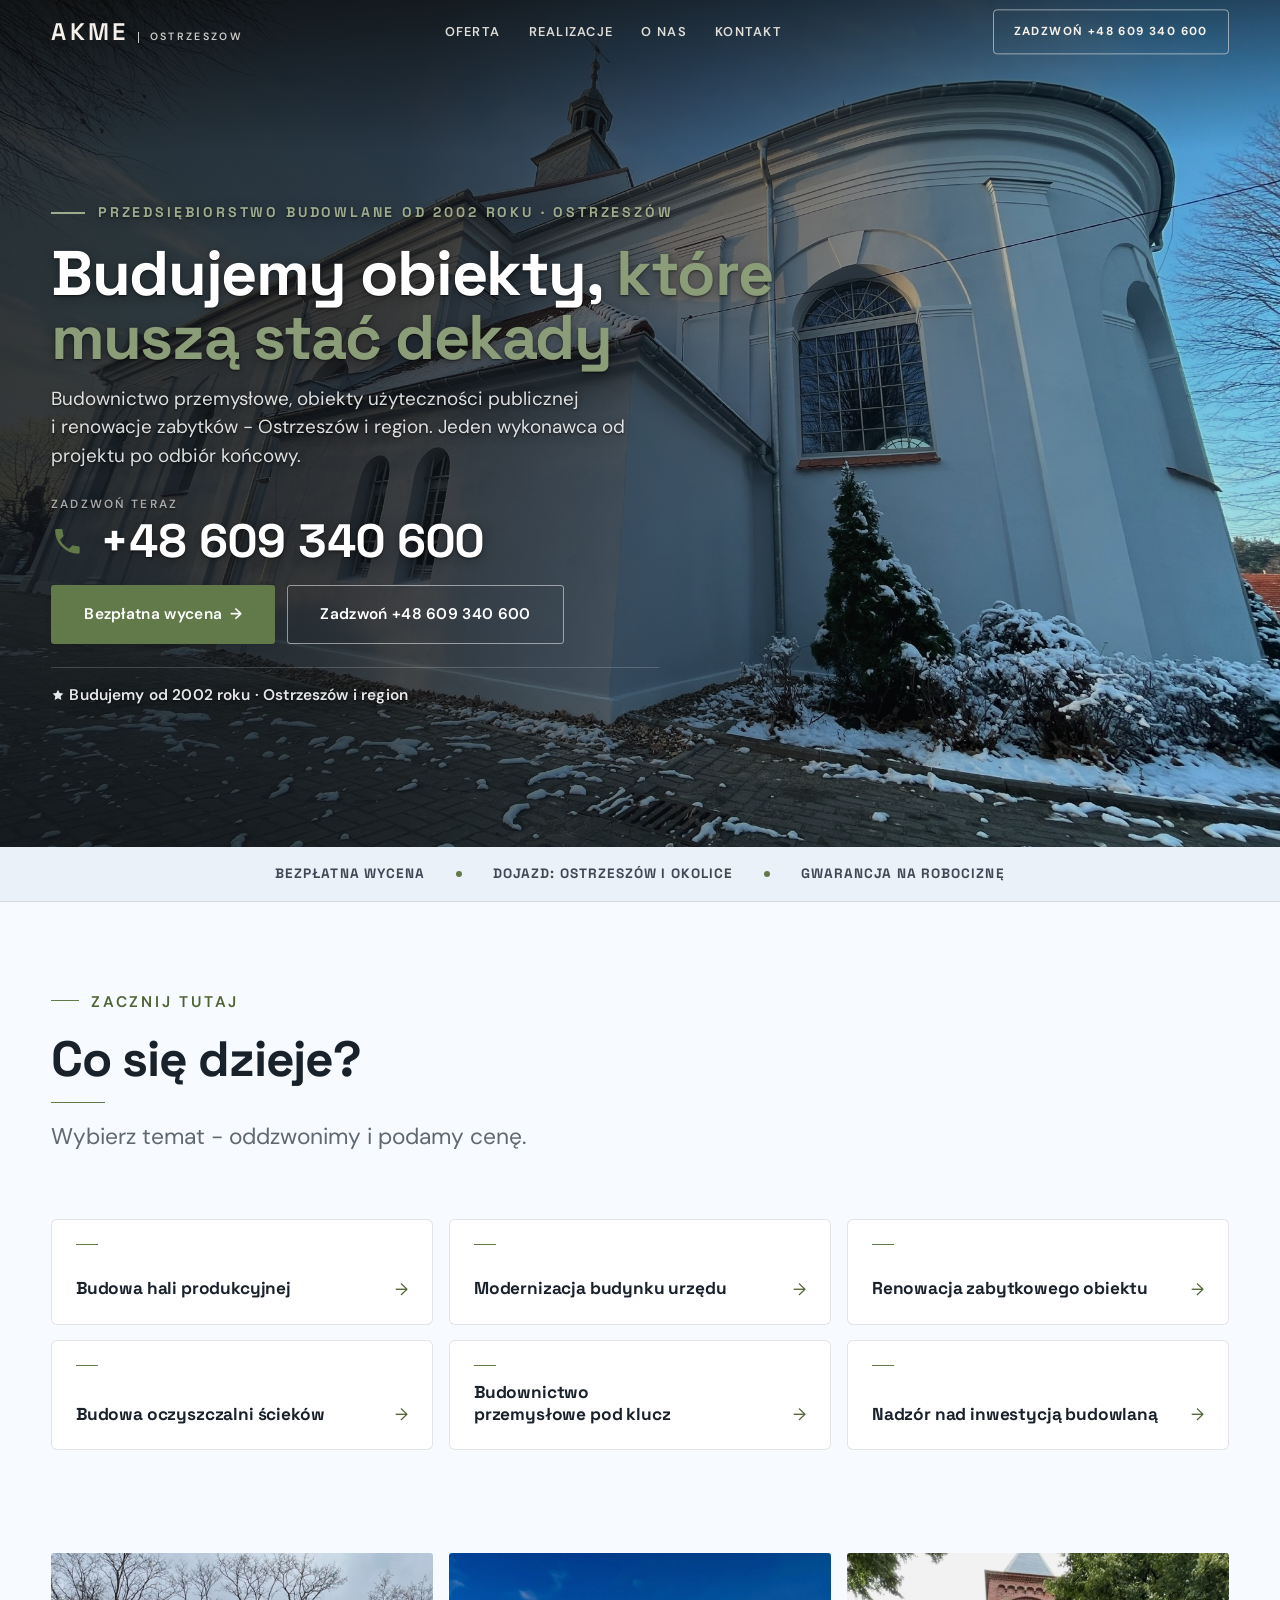
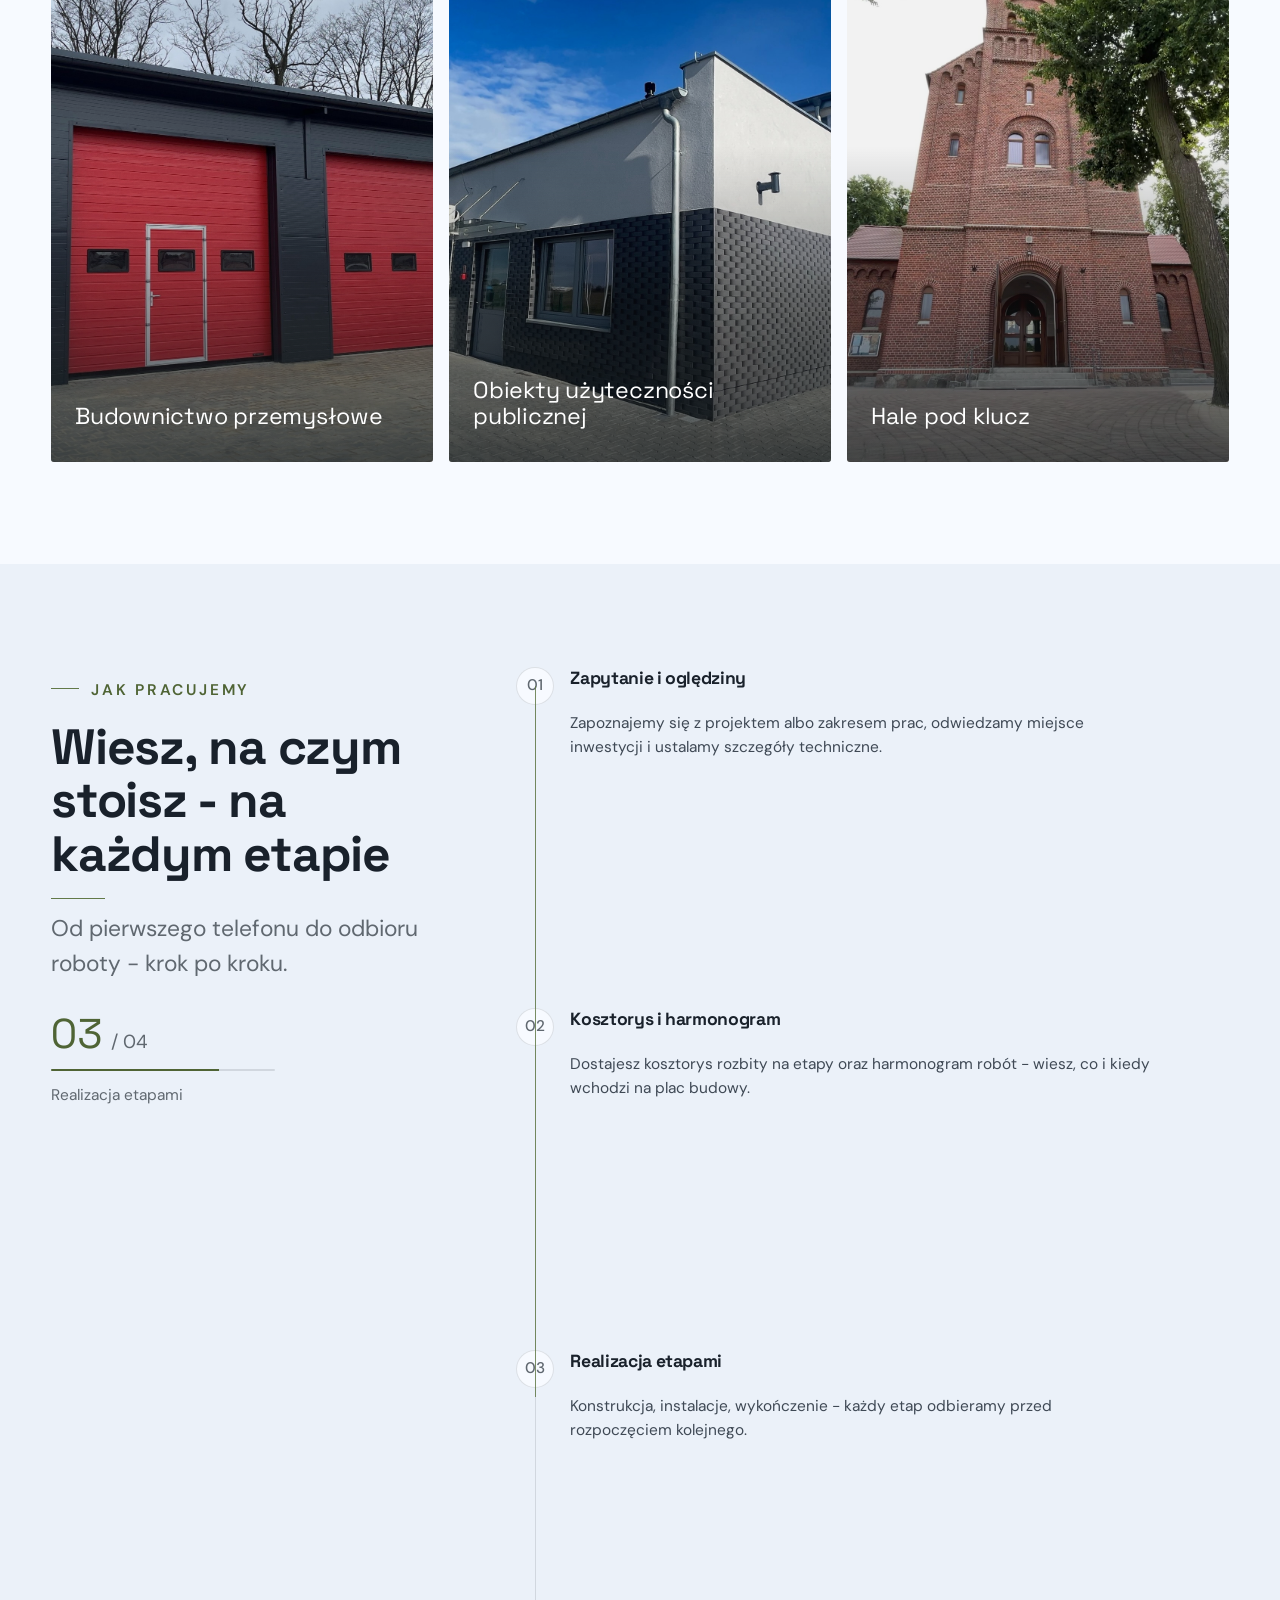
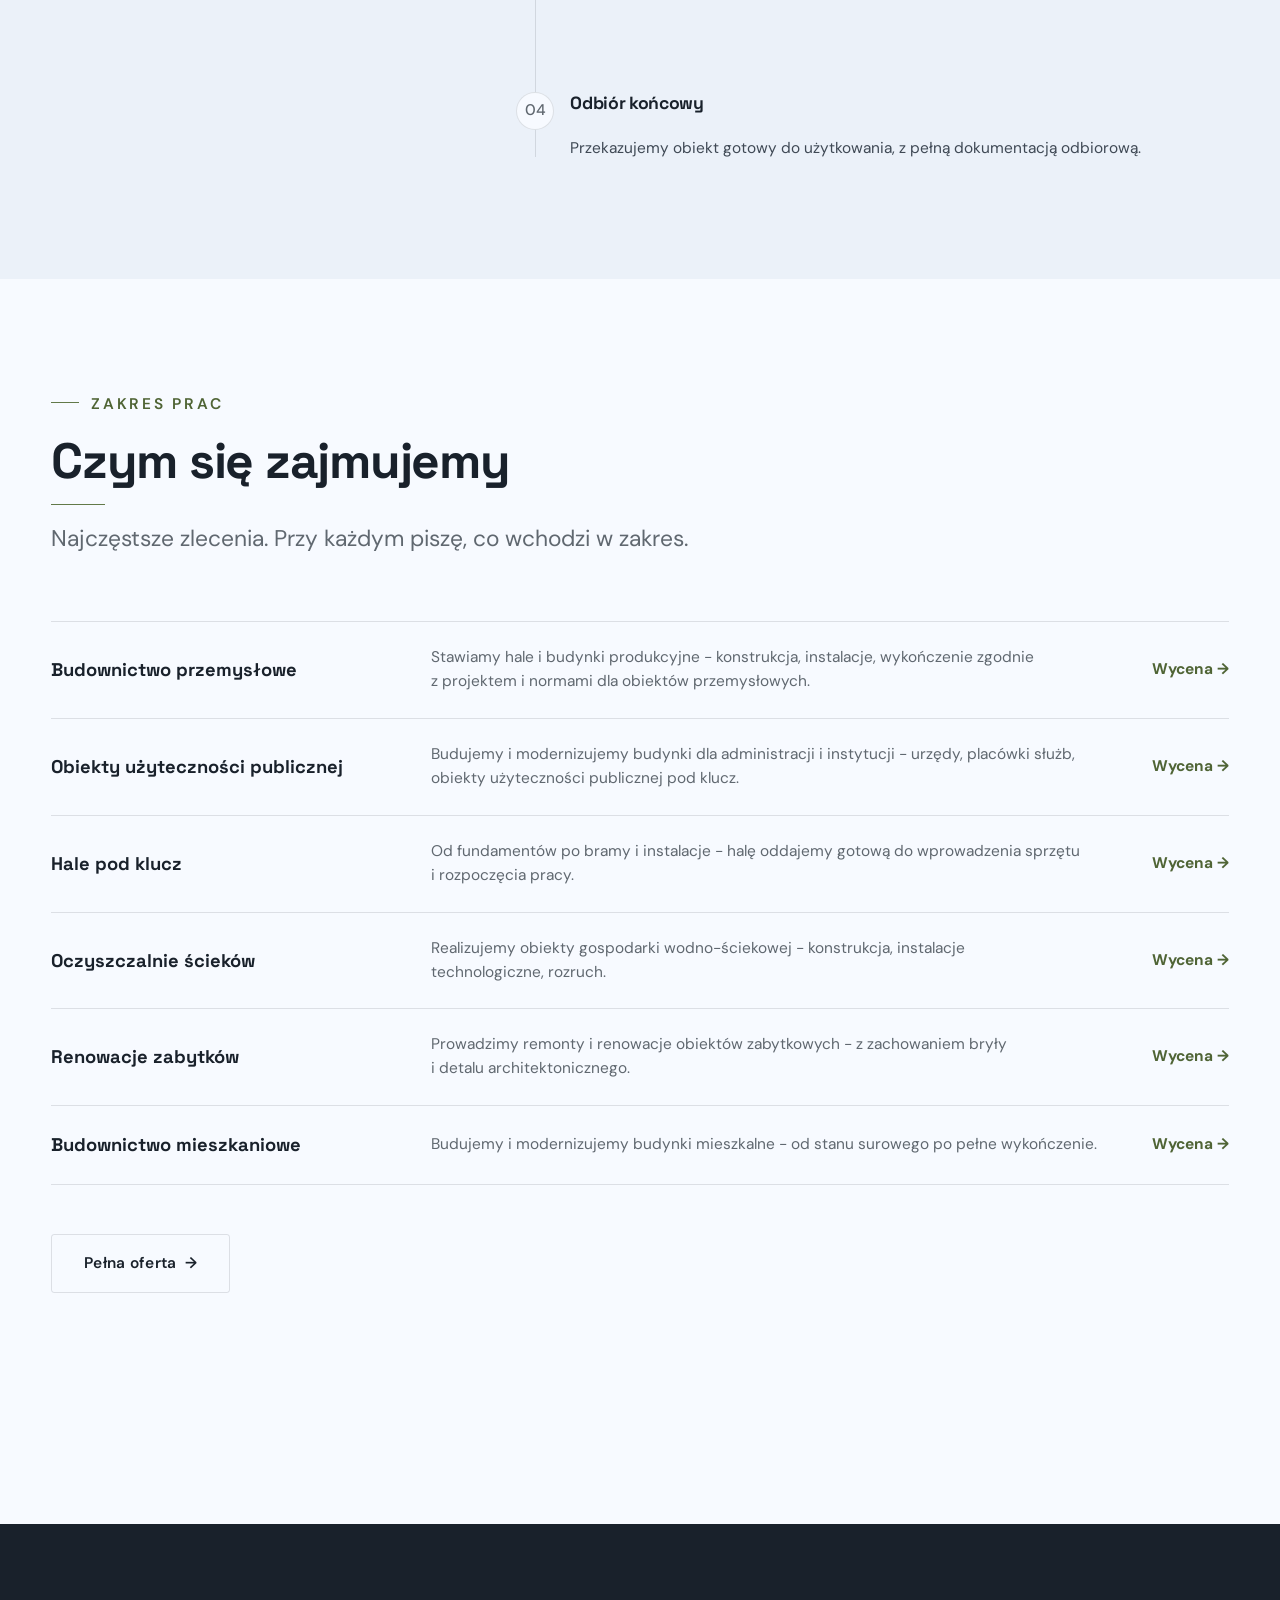
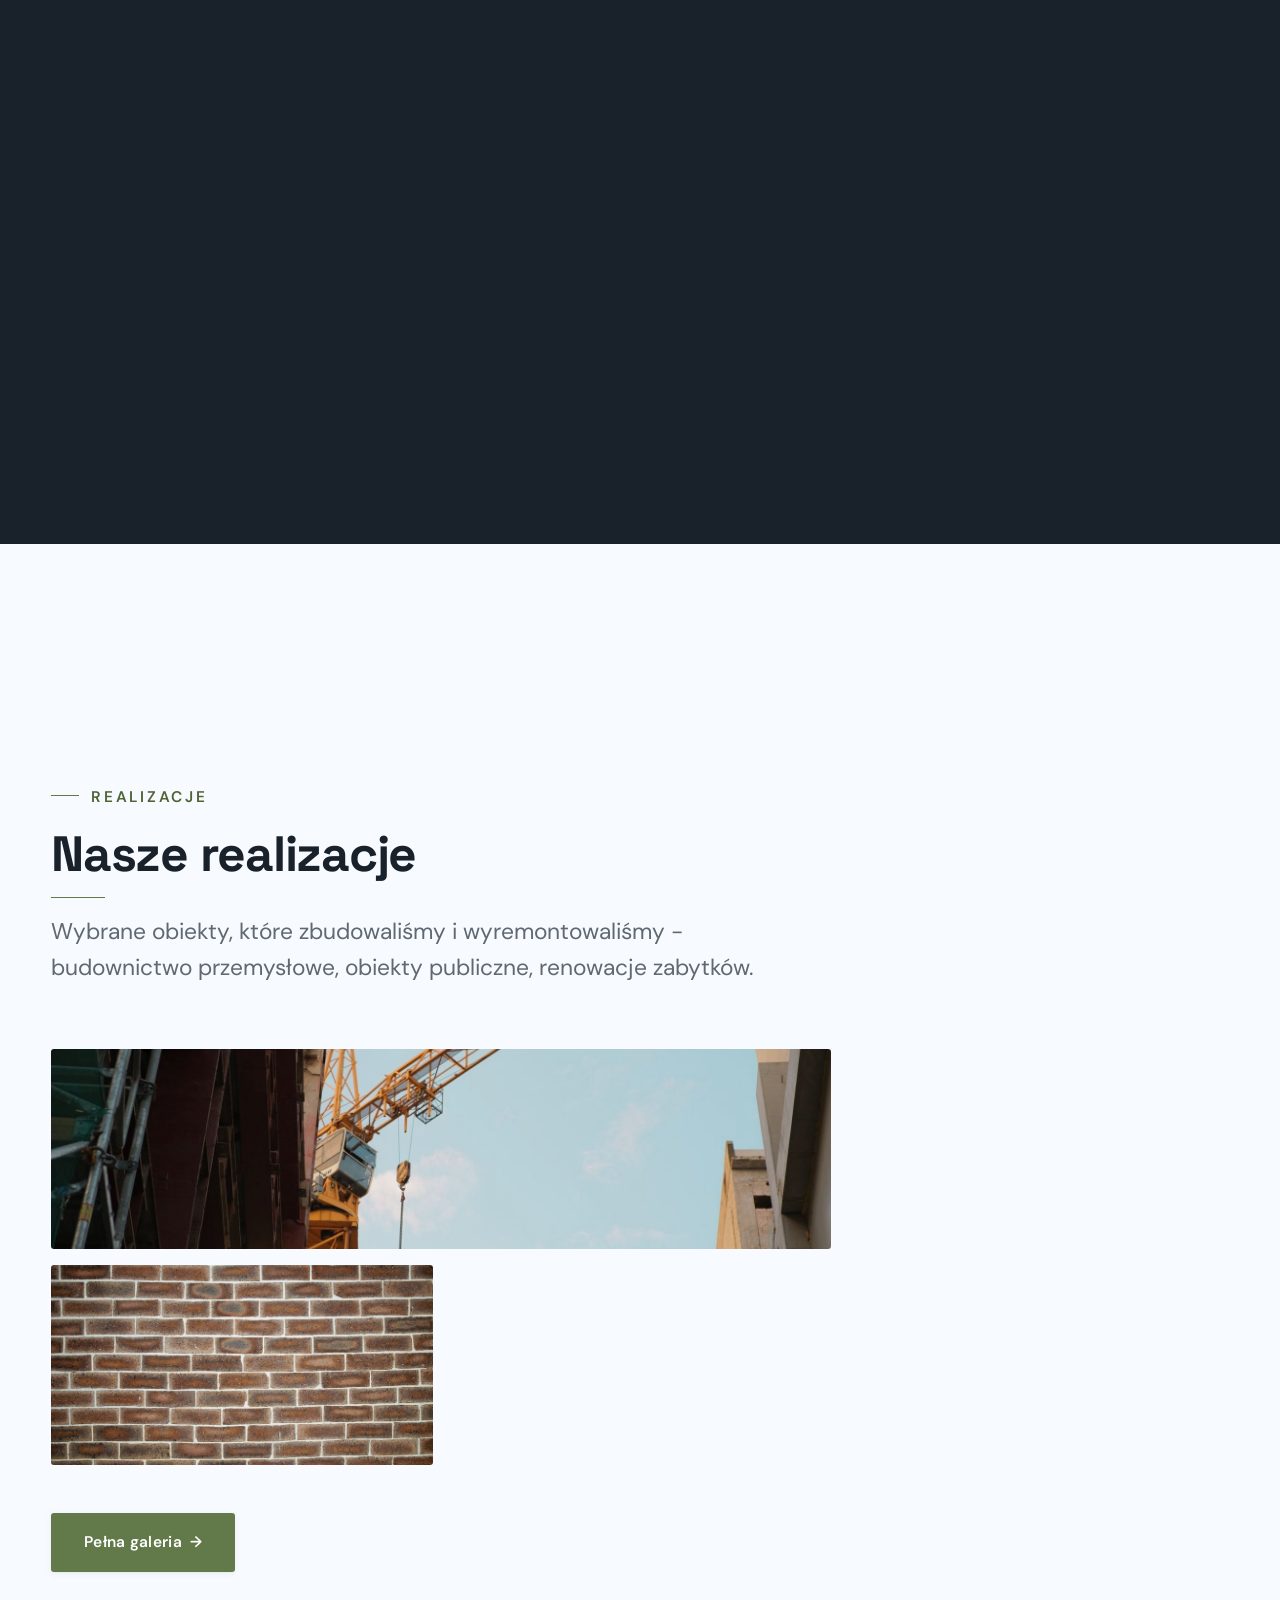
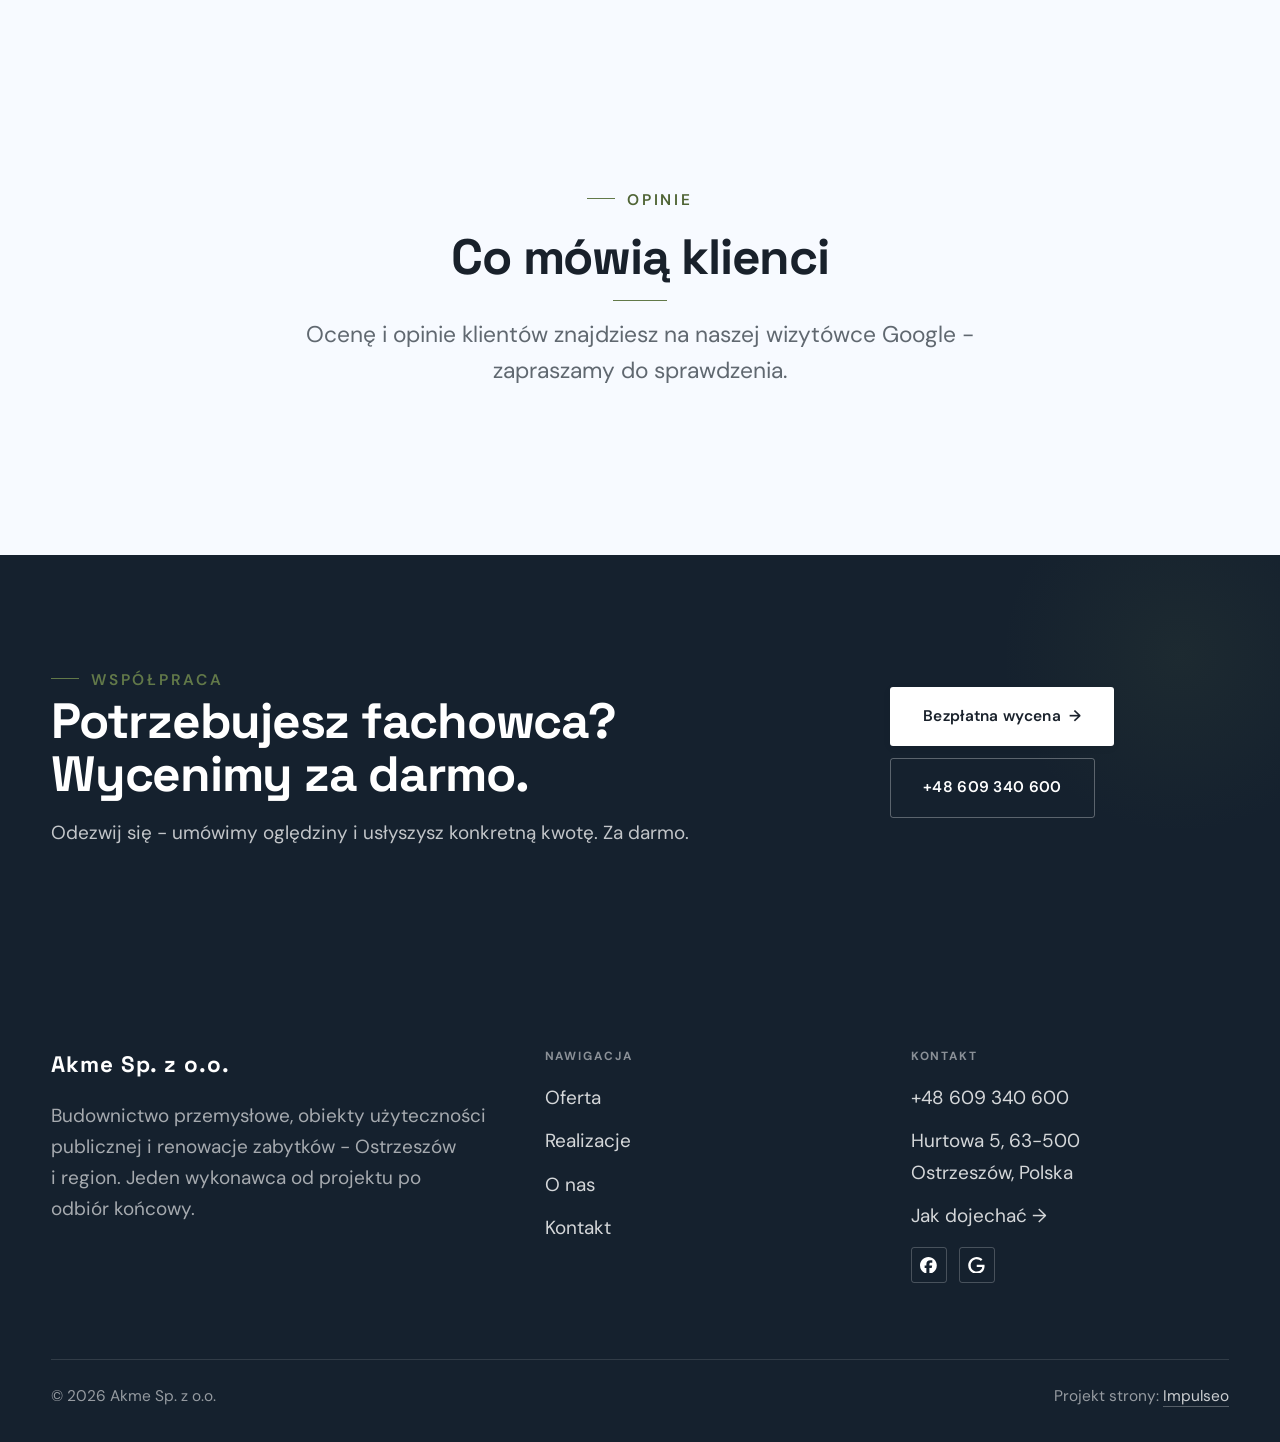
<file: index.html>
<!DOCTYPE html>
<html lang="pl">
<head>
<meta charset="UTF-8">
<meta name="viewport" content="width=device-width, initial-scale=1.0">
<title>Akme - budownictwo przemysłowe i użyteczności publicznej · Ostrzeszów</title>
<meta name="description" content="Akme - przedsiębiorstwo budowlane w Ostrzeszowie od 2002 roku. Budownictwo przemysłowe, obiekty użyteczności publicznej, hale pod klucz, oczyszczalnie ścieków, renowacje zabytków.">
<link rel="canonical" href="https://impulseo-pl.github.io/akme-sp-z-o-o/">
<meta name="robots" content="noindex, nofollow">
<meta property="og:type" content="website">
<meta property="og:locale" content="pl_PL">
<meta property="og:site_name" content="Akme">
<meta property="og:title" content="Akme - budownictwo przemysłowe i użyteczności publicznej · Ostrzeszów">
<meta property="og:description" content="Akme - przedsiębiorstwo budowlane w Ostrzeszowie od 2002 roku. Budownictwo przemysłowe, obiekty użyteczności publicznej, hale pod klucz, oczyszczalnie ścieków, renowacje zabytków.">
<meta property="og:url" content="https://impulseo-pl.github.io/akme-sp-z-o-o/">
<meta property="og:image" content="https://impulseo-pl.github.io/akme-sp-z-o-o/img/og.jpg">
<meta property="og:image:width" content="1200">
<meta property="og:image:height" content="630">
<meta name="twitter:card" content="summary_large_image">
<script type="application/ld+json">{"@context": "https://schema.org", "@type": "LocalBusiness", "name": "Akme", "url": "https://impulseo-pl.github.io/akme-sp-z-o-o/", "telephone": "+48609340600", "image": "https://impulseo-pl.github.io/akme-sp-z-o-o/img/og.jpg", "areaServed": "Ostrzeszów", "sameAs": ["https://maps.google.com/?cid=17194623291749790826&g_mp=Cidnb29nbGUubWFwcy5wbGFjZXMudjEuUGxhY2VzLlNlYXJjaFRleHQQAhgEIAA", "https://www.facebook.com/p/AKME-Sp%C3%B3%C5%82ka-z-oo-100067006544255/"]}</script>
<link rel="preconnect" href="https://fonts.googleapis.com">
<link rel="preconnect" href="https://fonts.gstatic.com" crossorigin>
<link href="https://fonts.googleapis.com/css2?family=Space+Grotesk:wght@500;600;700&family=DM+Sans:opsz,wght@9..40,400;9..40,500;9..40,600&display=swap" rel="stylesheet">
<link rel="stylesheet" href="assets/styles.css?v=b298bab8">
<meta name="nb-deploy" content="1bdeb7798cb4">
</head>
<body>

<header class="nav">
  <div class="wrap nav-inner">
    <a class="brand" href="index.html"><span class="name">Akme</span><span class="sub">Ostrzeszów</span></a>
    <nav class="nav-links">
      <a href="oferta.html">Oferta</a>
      <a href="realizacje.html">Realizacje</a>
      <a href="o-nas.html">O nas</a>
      <a href="kontakt.html">Kontakt</a>
      <a href="tel:+48609340600" class="btn btn-accent">Zadzwoń +48 609 340 600</a>
    </nav>
    <button class="nav-toggle" aria-label="Menu"><span></span><span></span><span></span></button>
  </div>
</header>

<main>
<section class="hero-fach">
  <img class="hf-photo" src="img/hero.jpg" fetchpriority="high" alt="Akme" width="2048" height="1536">
  <div class="hf-panel">
    <div class="hf-inner">
      <span class="hf-kicker">Przedsiębiorstwo budowlane od 2002 roku · Ostrzeszów</span>
      <h1 class="hf-title">Budujemy obiekty, <em>które muszą stać dekady</em></h1>
      <p class="hf-lead">Budownictwo przemysłowe, obiekty użyteczności publicznej i renowacje zabytków - Ostrzeszów i region. Jeden wykonawca od projektu po odbiór końcowy.</p>
      <a class="hf-phone" href="tel:+48609340600"><span class="hf-phone-lab">Zadzwoń teraz</span><span class="hf-phone-num"><svg class="ico-tel" width="16" height="16" viewBox="0 0 24 24" fill="none" aria-hidden="true"><path d="M6.6 10.8a15.5 15.5 0 0 0 6.6 6.6l2.2-2.2a1 1 0 0 1 1-.24 11.4 11.4 0 0 0 3.6.58 1 1 0 0 1 1 1V20a1 1 0 0 1-1 1A17 17 0 0 1 3 4a1 1 0 0 1 1-1h3.5a1 1 0 0 1 1 1c0 1.25.2 2.46.58 3.6a1 1 0 0 1-.25 1l-2.23 2.2Z" fill="currentColor"/></svg> +48 609 340 600</span></a>
      <div class="hf-actions">
        <a href="kontakt.html" class="btn btn-accent">Bezpłatna wycena <span class="arr">→</span></a>
        <a href="tel:+48609340600" class="btn btn-ghost hf-ghost">Zadzwoń +48 609 340 600</a>
      </div>
      <div class="hf-trust"><svg class="ico-star" width="14" height="14" viewBox="0 0 24 24" style="vertical-align:-2px" aria-hidden="true"><path d="M12 2.8l2.85 5.8 6.4.93-4.63 4.5 1.1 6.37L12 17.4l-5.72 3 1.1-6.37-4.63-4.5 6.4-.93L12 2.8Z" fill="currentColor"/></svg> Budujemy od 2002 roku · Ostrzeszów i region</div>
    </div>
  </div>
</section>
<section class="fach-promise">
  <div class="wrap">
    <ul class="fp-row reveal"><li>Bezpłatna wycena</li><li>Dojazd: Ostrzeszów i okolice</li><li>Gwarancja na robociznę</li></ul>
  </div>
</section>
<section class="objawy">
  <div class="wrap">
    <div class="head reveal">
      <span class="eyebrow">Zacznij tutaj</span>
      <h2>Co się dzieje?</h2>
      <p>Wybierz temat - oddzwonimy i podamy cenę.</p>
    </div>
    <div class="obj-grid">
      <a class="obj-tile reveal" href="kontakt.html"><span class="ot-row"><span class="ot-name">Budowa hali produkcyjnej</span><span class="ot-arr" aria-hidden="true">→</span></span></a>
      <a class="obj-tile reveal" href="kontakt.html"><span class="ot-row"><span class="ot-name">Modernizacja budynku urzędu</span><span class="ot-arr" aria-hidden="true">→</span></span></a>
      <a class="obj-tile reveal" href="kontakt.html"><span class="ot-row"><span class="ot-name">Renowacja zabytkowego obiektu</span><span class="ot-arr" aria-hidden="true">→</span></span></a>
      <a class="obj-tile reveal" href="kontakt.html"><span class="ot-row"><span class="ot-name">Budowa oczyszczalni ścieków</span><span class="ot-arr" aria-hidden="true">→</span></span></a>
      <a class="obj-tile reveal" href="kontakt.html"><span class="ot-row"><span class="ot-name">Budownictwo przemysłowe pod klucz</span><span class="ot-arr" aria-hidden="true">→</span></span></a>
      <a class="obj-tile reveal" href="kontakt.html"><span class="ot-row"><span class="ot-name">Nadzór nad inwestycją budowlaną</span><span class="ot-arr" aria-hidden="true">→</span></span></a>
    </div>
  </div>
</section>
<section class="gateways-band">
  <div class="wrap">
    <div class="gateways">
      <a href="oferta.html" class="gateway reveal"><img src="img/g1.jpg" alt="Budownictwo przemysłowe" loading="lazy" width="2048" height="1535" decoding="async"><span class="g-ttl">Budownictwo przemysłowe</span></a>
      <a href="oferta.html" class="gateway reveal"><img src="img/g2.jpg" alt="Obiekty użyteczności publicznej" loading="lazy" width="2048" height="1536" decoding="async"><span class="g-ttl">Obiekty użyteczności publicznej</span></a>
      <a href="oferta.html" class="gateway reveal"><img src="img/g3.jpg" alt="Hale pod klucz" loading="lazy" width="1536" height="2048" decoding="async"><span class="g-ttl">Hale pod klucz</span></a>
    </div>
  </div>
</section>
<section class="proces proces-os fachowcy">
  <div class="wrap proc-grid">
    <div class="proc-side">
      <div class="head reveal">
        <span class="eyebrow">Jak pracujemy</span>
        <h2>Wiesz, na czym stoisz - na każdym etapie</h2>
        <p>Od pierwszego telefonu do odbioru roboty - krok po kroku.</p>
      </div>
      <div class="proc-count" aria-hidden="true"><span class="pc-cur">01</span><span class="pc-all">/ 04</span></div>
      <div class="proc-bar" aria-hidden="true"><i></i></div>
      <p class="proc-now" aria-hidden="true">Zapytanie i oględziny</p>
    </div>
    <ol class="proces-line">
      <li class="reveal"><span class="pno">01</span><h3>Zapytanie i oględziny</h3><p>Zapoznajemy się z projektem albo zakresem prac, odwiedzamy miejsce inwestycji i ustalamy szczegóły techniczne.</p></li>
      <li class="reveal"><span class="pno">02</span><h3>Kosztorys i harmonogram</h3><p>Dostajesz kosztorys rozbity na etapy oraz harmonogram robót - wiesz, co i kiedy wchodzi na plac budowy.</p></li>
      <li class="reveal"><span class="pno">03</span><h3>Realizacja etapami</h3><p>Konstrukcja, instalacje, wykończenie - każdy etap odbieramy przed rozpoczęciem kolejnego.</p></li>
      <li class="reveal"><span class="pno">04</span><h3>Odbiór końcowy</h3><p>Przekazujemy obiekt gotowy do użytkowania, z pełną dokumentacją odbiorową.</p></li>
    </ol>
  </div>
</section>
<section class="fach-uslugi">
  <div class="wrap">
    <div class="head reveal">
      <span class="eyebrow">Zakres prac</span>
      <h2>Czym się zajmujemy</h2>
      <p>Najczęstsze zlecenia. Przy każdym piszę, co wchodzi w zakres.</p>
    </div>
    <ul class="fu-list">
      <li class="fu-row reveal"><div class="fu-name">Budownictwo przemysłowe</div><div class="fu-desc">Stawiamy hale i budynki produkcyjne - konstrukcja, instalacje, wykończenie zgodnie z projektem i normami dla obiektów przemysłowych.</div><a class="fu-cta" href="kontakt.html">Wycena <span class="arr">→</span></a></li>
      <li class="fu-row reveal"><div class="fu-name">Obiekty użyteczności publicznej</div><div class="fu-desc">Budujemy i modernizujemy budynki dla administracji i instytucji - urzędy, placówki służb, obiekty użyteczności publicznej pod klucz.</div><a class="fu-cta" href="kontakt.html">Wycena <span class="arr">→</span></a></li>
      <li class="fu-row reveal"><div class="fu-name">Hale pod klucz</div><div class="fu-desc">Od fundamentów po bramy i instalacje - halę oddajemy gotową do wprowadzenia sprzętu i rozpoczęcia pracy.</div><a class="fu-cta" href="kontakt.html">Wycena <span class="arr">→</span></a></li>
      <li class="fu-row reveal"><div class="fu-name">Oczyszczalnie ścieków</div><div class="fu-desc">Realizujemy obiekty gospodarki wodno-ściekowej - konstrukcja, instalacje technologiczne, rozruch.</div><a class="fu-cta" href="kontakt.html">Wycena <span class="arr">→</span></a></li>
      <li class="fu-row reveal"><div class="fu-name">Renowacje zabytków</div><div class="fu-desc">Prowadzimy remonty i renowacje obiektów zabytkowych - z zachowaniem bryły i detalu architektonicznego.</div><a class="fu-cta" href="kontakt.html">Wycena <span class="arr">→</span></a></li>
      <li class="fu-row reveal"><div class="fu-name">Budownictwo mieszkaniowe</div><div class="fu-desc">Budujemy i modernizujemy budynki mieszkalne - od stanu surowego po pełne wykończenie.</div><a class="fu-cta" href="kontakt.html">Wycena <span class="arr">→</span></a></li>
    </ul>
    <div style="margin-top:var(--space-7)" class="reveal"><a href="oferta.html" class="btn btn-ghost">Pełna oferta <span class="arr">→</span></a></div>
  </div>
</section>
<section class="stopklatka" aria-hidden="true">
  <div class="stk-bg" style="background-image:url(img/about.jpg)"></div>
</section>
<section>
  <div class="wrap">
    <div class="head reveal">
      <span class="eyebrow">Realizacje</span>
      <h2>Nasze realizacje</h2>
      <p>Wybrane obiekty, które zbudowaliśmy i wyremontowaliśmy - budownictwo przemysłowe, obiekty publiczne, renowacje zabytków.</p>
    </div>
    <div class="gallery">
      <div class="tile t-two3 reveal"><img src="img/g4.jpg" alt="Akme" loading="lazy" width="1600" height="1066" decoding="async"></div>
      <div class="tile t-third reveal"><img src="img/g5.jpg" alt="Akme" loading="lazy" width="1600" height="1066" decoding="async"></div>
      <div class="tile t-third reveal"><img src="img/g6.jpg" alt="Akme" loading="lazy" width="1600" height="1066" decoding="async"></div>
    </div>
    <div style="margin-top:var(--space-7)" class="reveal"><a href="realizacje.html" class="btn btn-accent">Pełna galeria <span class="arr">→</span></a></div>
  </div>
</section>
<section class="opinie op-fallback">
  <div class="wrap">
    <div class="head center reveal">
      <span class="eyebrow">Opinie</span>
      <h2>Co mówią klienci</h2>
      <p>Ocenę i opinie klientów znajdziesz na naszej wizytówce Google - zapraszamy do sprawdzenia.</p>
    </div>
  </div>
</section>
<section class="cta">
  <div class="wrap">
    <div class="reveal">
      <span class="eyebrow">Współpraca</span>
      <h2>Potrzebujesz fachowca? Wycenimy za darmo.</h2>
      <p>Odezwij się - umówimy oględziny i usłyszysz konkretną kwotę. Za darmo.</p>
    </div>
    <div class="cta-actions reveal">
      <a href="kontakt.html" class="btn btn-light">Bezpłatna wycena <span class="arr">→</span></a>
      <a href="tel:+48609340600" class="btn btn-ghost btn-ghost-cta">+48 609 340 600</a>
    </div>
  </div>
</section>
</main>

<footer>
  <div class="wrap">
    <div class="foot-grid">
      <div class="foot-brand">
        <div class="name">Akme Sp. z o.o.</div>
        <p>Budownictwo przemysłowe, obiekty użyteczności publicznej i renowacje zabytków - Ostrzeszów i region. Jeden wykonawca od projektu po odbiór końcowy.</p>
      </div>
      <div class="foot-col">
        <h4>Nawigacja</h4>
        <a href="oferta.html">Oferta</a>
        <a href="realizacje.html">Realizacje</a>
        <a href="o-nas.html">O nas</a>
        <a href="kontakt.html">Kontakt</a>
      </div>
      <div class="foot-col">
        <h4>Kontakt</h4>
        <a href="tel:+48609340600">+48 609 340 600</a>
        <p>Hurtowa 5, 63-500 Ostrzeszów, Polska</p>
        <a href="https://maps.google.com/?cid=17194623291749790826&g_mp=Cidnb29nbGUubWFwcy5wbGFjZXMudjEuUGxhY2VzLlNlYXJjaFRleHQQAhgEIAA" target="_blank" rel="noopener">Jak dojechać →</a>
      <div class="foot-soc">
        <a class="soc" href="https://www.facebook.com/p/AKME-Sp%C3%B3%C5%82ka-z-oo-100067006544255/" target="_blank" rel="noopener" aria-label="Facebook - Akme"><svg viewBox="0 0 24 24" aria-hidden="true" focusable="false"><path d="M9.101 23.691v-7.98H6.627v-3.667h2.474v-1.58c0-4.085 1.848-5.978 5.858-5.978.401 0 .955.042 1.468.103a8.68 8.68 0 0 1 1.141.195v3.325a8.623 8.623 0 0 0-.653-.036 26.805 26.805 0 0 0-.733-.009c-.707 0-1.259.096-1.675.309a1.686 1.686 0 0 0-.679.622c-.258.42-.374.995-.374 1.752v1.297h3.919l-.386 2.103-.287 1.564h-3.246v8.245C19.396 23.238 24 18.179 24 12.044c0-6.627-5.373-12-12-12s-12 5.373-12 12c0 5.628 3.874 10.35 9.101 11.647Z" fill="currentColor"/></svg></a>
        <a class="soc" href="https://maps.google.com/?cid=17194623291749790826&g_mp=Cidnb29nbGUubWFwcy5wbGFjZXMudjEuUGxhY2VzLlNlYXJjaFRleHQQAhgEIAA" target="_blank" rel="noopener" aria-label="Google - Akme"><svg viewBox="0 0 24 24" aria-hidden="true" focusable="false"><path d="M12.48 10.92v3.28h7.84c-.24 1.84-.853 3.187-1.787 4.133-1.147 1.147-2.933 2.4-6.053 2.4-4.827 0-8.6-3.893-8.6-8.72s3.773-8.72 8.6-8.72c2.6 0 4.507 1.027 5.907 2.347l2.307-2.307C18.747 1.44 16.133 0 12.48 0 5.867 0 .307 5.387.307 12s5.56 12 12.173 12c3.573 0 6.267-1.173 8.373-3.36 2.16-2.16 2.84-5.213 2.84-7.667 0-.76-.053-1.467-.173-2.053H12.48z" fill="currentColor"/></svg></a>
      </div>
      </div>
    </div>
    <div class="foot-bot">
      <span>© 2026 Akme Sp. z o.o.</span>
      <span>Projekt strony: <a class="foot-credit" href="https://impulseo.pl" target="_blank" rel="noopener">Impulseo</a></span>
    </div>
  </div>
</footer>
<div class="sticky-call"><a class="sc-call" href="tel:+48609340600"><svg class="ico-tel" width="16" height="16" viewBox="0 0 24 24" fill="none" aria-hidden="true"><path d="M6.6 10.8a15.5 15.5 0 0 0 6.6 6.6l2.2-2.2a1 1 0 0 1 1-.24 11.4 11.4 0 0 0 3.6.58 1 1 0 0 1 1 1V20a1 1 0 0 1-1 1A17 17 0 0 1 3 4a1 1 0 0 1 1-1h3.5a1 1 0 0 1 1 1c0 1.25.2 2.46.58 3.6a1 1 0 0 1-.25 1l-2.23 2.2Z" fill="currentColor"/></svg> Zadzwoń</a><a class="sc-quote" href="kontakt.html">Bezpłatna wycena</a></div>
<div class="demo-wazne" data-do="2026-08-25" data-cykl="3" hidden><svg class="dw-ico" width="13" height="13" viewBox="0 0 24 24" fill="none" aria-hidden="true"><circle cx="12" cy="12" r="8.6" stroke="currentColor" stroke-width="1.8"/><path d="M12 7.2V12l3.3 2" stroke="currentColor" stroke-width="1.8" stroke-linecap="round"/></svg><span class="dw-txt"></span></div>

<script src="assets/main.js"></script>
</body>
</html>
</file>
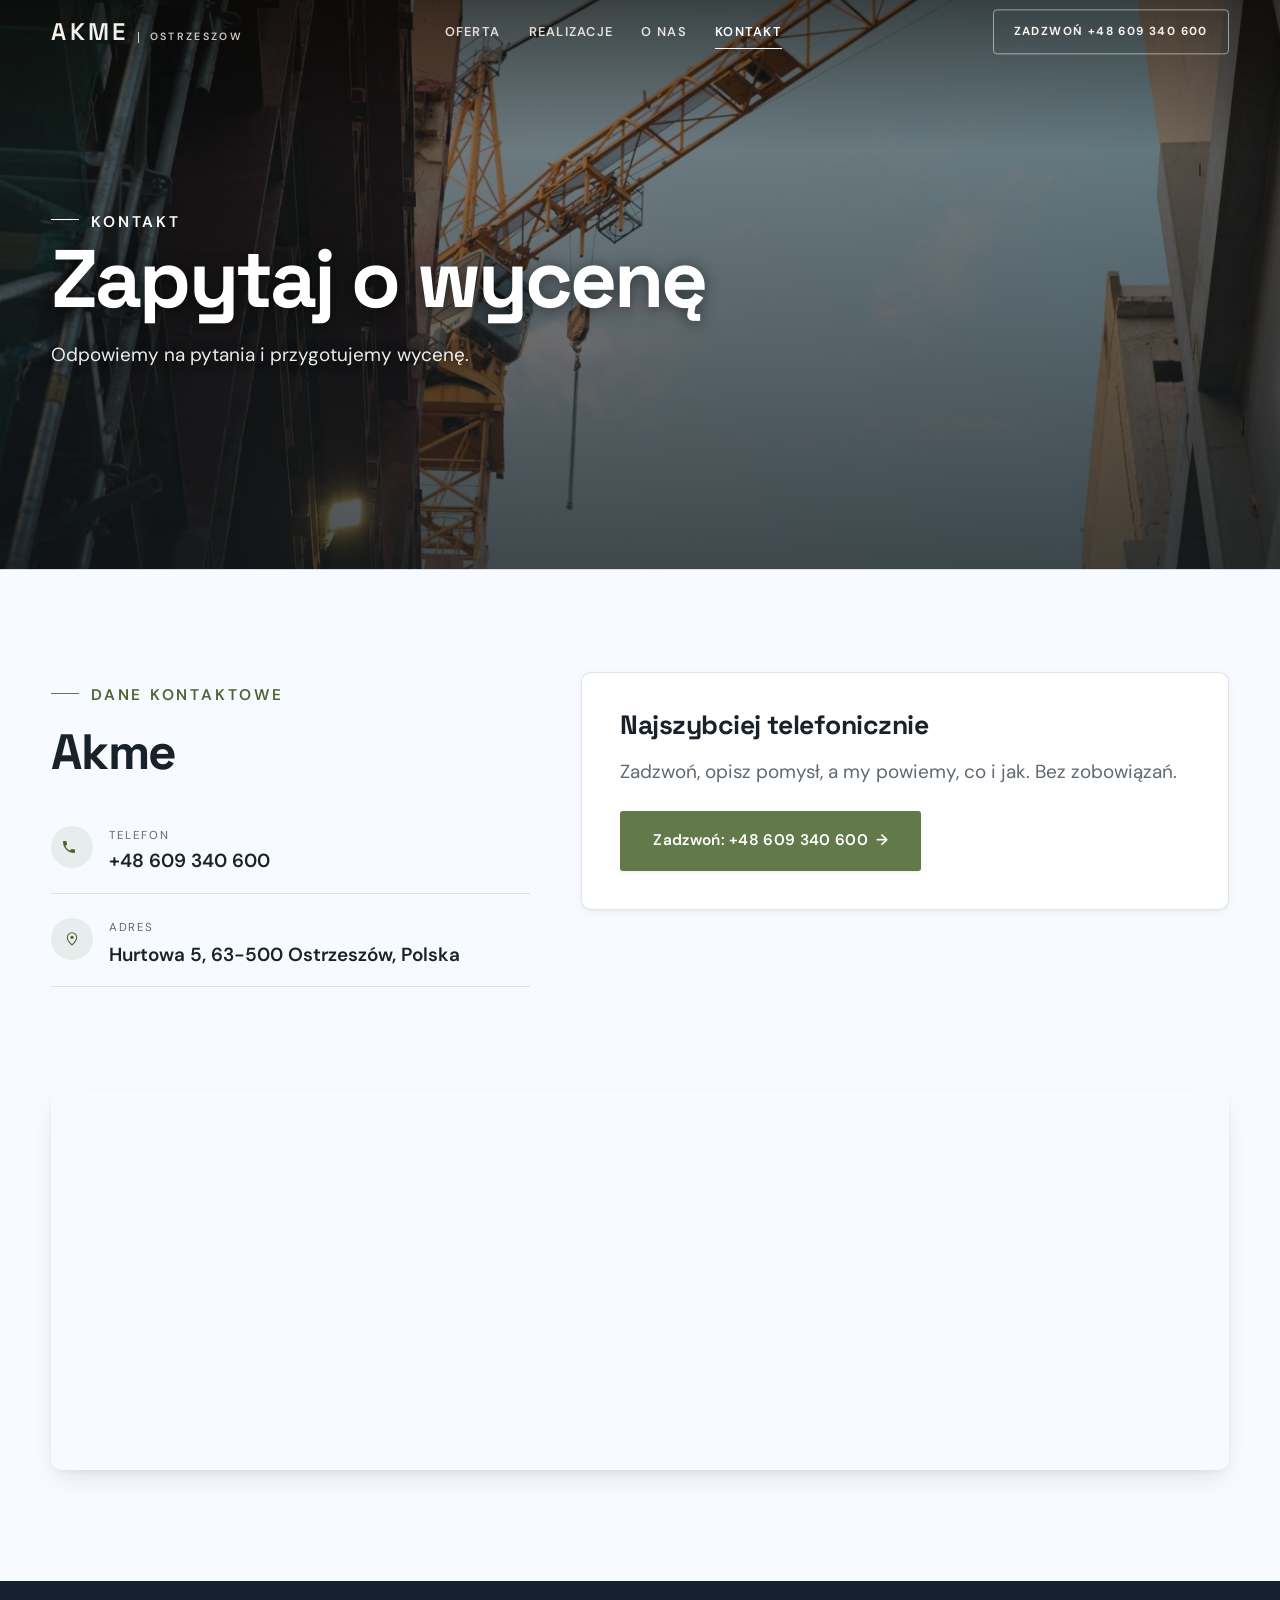
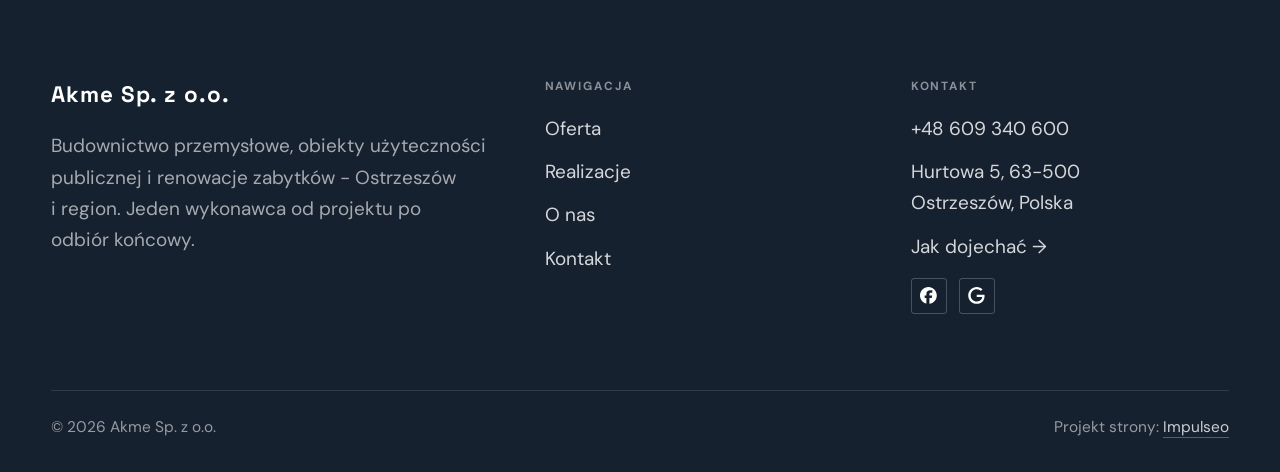
<file: kontakt.html>
<!DOCTYPE html>
<html lang="pl">
<head>
<meta charset="UTF-8">
<meta name="viewport" content="width=device-width, initial-scale=1.0">
<title>Kontakt - Akme</title>
<meta name="description" content="Kontakt Akme - Hurtowa 5, 63-500 Ostrzeszów, Polska">
<link rel="canonical" href="https://impulseo-pl.github.io/akme-sp-z-o-o/kontakt.html">
<meta name="robots" content="noindex, nofollow">
<meta property="og:type" content="website">
<meta property="og:locale" content="pl_PL">
<meta property="og:site_name" content="Akme">
<meta property="og:title" content="Kontakt - Akme">
<meta property="og:description" content="Kontakt Akme - Hurtowa 5, 63-500 Ostrzeszów, Polska">
<meta property="og:url" content="https://impulseo-pl.github.io/akme-sp-z-o-o/kontakt.html">
<meta property="og:image" content="https://impulseo-pl.github.io/akme-sp-z-o-o/img/og.jpg">
<meta property="og:image:width" content="1200">
<meta property="og:image:height" content="630">
<meta name="twitter:card" content="summary_large_image">
<link rel="preconnect" href="https://fonts.googleapis.com">
<link rel="preconnect" href="https://fonts.gstatic.com" crossorigin>
<link href="https://fonts.googleapis.com/css2?family=Space+Grotesk:wght@500;600;700&family=DM+Sans:opsz,wght@9..40,400;9..40,500;9..40,600&display=swap" rel="stylesheet">
<link rel="stylesheet" href="assets/styles.css?v=b298bab8">
</head>
<body>

<header class="nav">
  <div class="wrap nav-inner">
    <a class="brand" href="index.html"><span class="name">Akme</span><span class="sub">Ostrzeszów</span></a>
    <nav class="nav-links">
      <a href="oferta.html">Oferta</a>
      <a href="realizacje.html">Realizacje</a>
      <a href="o-nas.html">O nas</a>
      <a href="kontakt.html" class="active" aria-current="page">Kontakt</a>
      <a href="tel:+48609340600" class="btn btn-accent">Zadzwoń +48 609 340 600</a>
    </nav>
    <button class="nav-toggle" aria-label="Menu"><span></span><span></span><span></span></button>
  </div>
</header>

<main>
<section class="pagehead">
  <img src="img/g4.jpg" alt="Akme - Zapytaj o wycenę" width="1600" height="1066" decoding="async">
  <div class="wrap">
    <span class="eyebrow">Kontakt</span>
    <h1>Zapytaj o wycenę</h1>
    <p>Odpowiemy na pytania i przygotujemy wycenę.</p>
  </div>
</section>
<section>
  <div class="wrap contact-grid">
    <div class="reveal">
      <span class="eyebrow">Dane kontaktowe</span>
      <h2 style="margin:var(--space-4) 0 var(--space-6)">Akme</h2>
      <div class="info-list">
        <div class="info-row"><div class="ic"><svg class="ico-tel" width="16" height="16" viewBox="0 0 24 24" fill="none" aria-hidden="true"><path d="M6.6 10.8a15.5 15.5 0 0 0 6.6 6.6l2.2-2.2a1 1 0 0 1 1-.24 11.4 11.4 0 0 0 3.6.58 1 1 0 0 1 1 1V20a1 1 0 0 1-1 1A17 17 0 0 1 3 4a1 1 0 0 1 1-1h3.5a1 1 0 0 1 1 1c0 1.25.2 2.46.58 3.6a1 1 0 0 1-.25 1l-2.23 2.2Z" fill="currentColor"/></svg></div><div><div class="lbl">Telefon</div><a class="val" href="tel:+48609340600">+48 609 340 600</a></div></div>
        <div class="info-row"><div class="ic"><svg class="ico-pin" width="16" height="16" viewBox="0 0 24 24" fill="none" aria-hidden="true"><path d="M12 21s7-6.1 7-11.5A7 7 0 0 0 5 9.5C5 14.9 12 21 12 21Z" stroke="currentColor" stroke-width="1.6" fill="none"/><circle cx="12" cy="9.5" r="2.4" fill="currentColor"/></svg></div><div><div class="lbl">Adres</div><div class="val">Hurtowa 5, 63-500 Ostrzeszów, Polska</div></div></div>
      </div>
    </div>
    <div class="reveal">
      <div class="form">
        <h3 style="margin-bottom:var(--space-4)">Najszybciej telefonicznie</h3>
        <p class="muted" style="margin-bottom:var(--space-5)">Zadzwoń, opisz pomysł, a my powiemy, co i jak. Bez zobowiązań.</p>
        <a href="tel:+48609340600" class="btn btn-accent" style="justify-content:center">Zadzwoń: +48 609 340 600 <span class="arr">→</span></a>
      </div>
    </div>
  </div>
</section>
<section style="padding-top:0">
  <div class="wrap reveal">
    <iframe class="map" title="Akme - Ostrzeszów" src="https://maps.google.com/maps?q=Akme%20Ostrzesz%C3%B3w&z=15&output=embed" loading="lazy" referrerpolicy="no-referrer-when-downgrade"></iframe>
  </div>
</section>
</main>

<footer>
  <div class="wrap">
    <div class="foot-grid">
      <div class="foot-brand">
        <div class="name">Akme Sp. z o.o.</div>
        <p>Budownictwo przemysłowe, obiekty użyteczności publicznej i renowacje zabytków - Ostrzeszów i region. Jeden wykonawca od projektu po odbiór końcowy.</p>
      </div>
      <div class="foot-col">
        <h4>Nawigacja</h4>
        <a href="oferta.html">Oferta</a>
        <a href="realizacje.html">Realizacje</a>
        <a href="o-nas.html">O nas</a>
        <a href="kontakt.html">Kontakt</a>
      </div>
      <div class="foot-col">
        <h4>Kontakt</h4>
        <a href="tel:+48609340600">+48 609 340 600</a>
        <p>Hurtowa 5, 63-500 Ostrzeszów, Polska</p>
        <a href="https://maps.google.com/?cid=17194623291749790826&g_mp=Cidnb29nbGUubWFwcy5wbGFjZXMudjEuUGxhY2VzLlNlYXJjaFRleHQQAhgEIAA" target="_blank" rel="noopener">Jak dojechać →</a>
      <div class="foot-soc">
        <a class="soc" href="https://www.facebook.com/p/AKME-Sp%C3%B3%C5%82ka-z-oo-100067006544255/" target="_blank" rel="noopener" aria-label="Facebook - Akme"><svg viewBox="0 0 24 24" aria-hidden="true" focusable="false"><path d="M9.101 23.691v-7.98H6.627v-3.667h2.474v-1.58c0-4.085 1.848-5.978 5.858-5.978.401 0 .955.042 1.468.103a8.68 8.68 0 0 1 1.141.195v3.325a8.623 8.623 0 0 0-.653-.036 26.805 26.805 0 0 0-.733-.009c-.707 0-1.259.096-1.675.309a1.686 1.686 0 0 0-.679.622c-.258.42-.374.995-.374 1.752v1.297h3.919l-.386 2.103-.287 1.564h-3.246v8.245C19.396 23.238 24 18.179 24 12.044c0-6.627-5.373-12-12-12s-12 5.373-12 12c0 5.628 3.874 10.35 9.101 11.647Z" fill="currentColor"/></svg></a>
        <a class="soc" href="https://maps.google.com/?cid=17194623291749790826&g_mp=Cidnb29nbGUubWFwcy5wbGFjZXMudjEuUGxhY2VzLlNlYXJjaFRleHQQAhgEIAA" target="_blank" rel="noopener" aria-label="Google - Akme"><svg viewBox="0 0 24 24" aria-hidden="true" focusable="false"><path d="M12.48 10.92v3.28h7.84c-.24 1.84-.853 3.187-1.787 4.133-1.147 1.147-2.933 2.4-6.053 2.4-4.827 0-8.6-3.893-8.6-8.72s3.773-8.72 8.6-8.72c2.6 0 4.507 1.027 5.907 2.347l2.307-2.307C18.747 1.44 16.133 0 12.48 0 5.867 0 .307 5.387.307 12s5.56 12 12.173 12c3.573 0 6.267-1.173 8.373-3.36 2.16-2.16 2.84-5.213 2.84-7.667 0-.76-.053-1.467-.173-2.053H12.48z" fill="currentColor"/></svg></a>
      </div>
      </div>
    </div>
    <div class="foot-bot">
      <span>© 2026 Akme Sp. z o.o.</span>
      <span>Projekt strony: <a class="foot-credit" href="https://impulseo.pl" target="_blank" rel="noopener">Impulseo</a></span>
    </div>
  </div>
</footer>
<div class="sticky-call"><a class="sc-call" href="tel:+48609340600"><svg class="ico-tel" width="16" height="16" viewBox="0 0 24 24" fill="none" aria-hidden="true"><path d="M6.6 10.8a15.5 15.5 0 0 0 6.6 6.6l2.2-2.2a1 1 0 0 1 1-.24 11.4 11.4 0 0 0 3.6.58 1 1 0 0 1 1 1V20a1 1 0 0 1-1 1A17 17 0 0 1 3 4a1 1 0 0 1 1-1h3.5a1 1 0 0 1 1 1c0 1.25.2 2.46.58 3.6a1 1 0 0 1-.25 1l-2.23 2.2Z" fill="currentColor"/></svg> Zadzwoń</a><a class="sc-quote" href="kontakt.html">Bezpłatna wycena</a></div>
<div class="demo-wazne" data-do="2026-08-25" data-cykl="3" hidden><svg class="dw-ico" width="13" height="13" viewBox="0 0 24 24" fill="none" aria-hidden="true"><circle cx="12" cy="12" r="8.6" stroke="currentColor" stroke-width="1.8"/><path d="M12 7.2V12l3.3 2" stroke="currentColor" stroke-width="1.8" stroke-linecap="round"/></svg><span class="dw-txt"></span></div>

<script src="assets/main.js"></script>
</body>
</html>
</file>
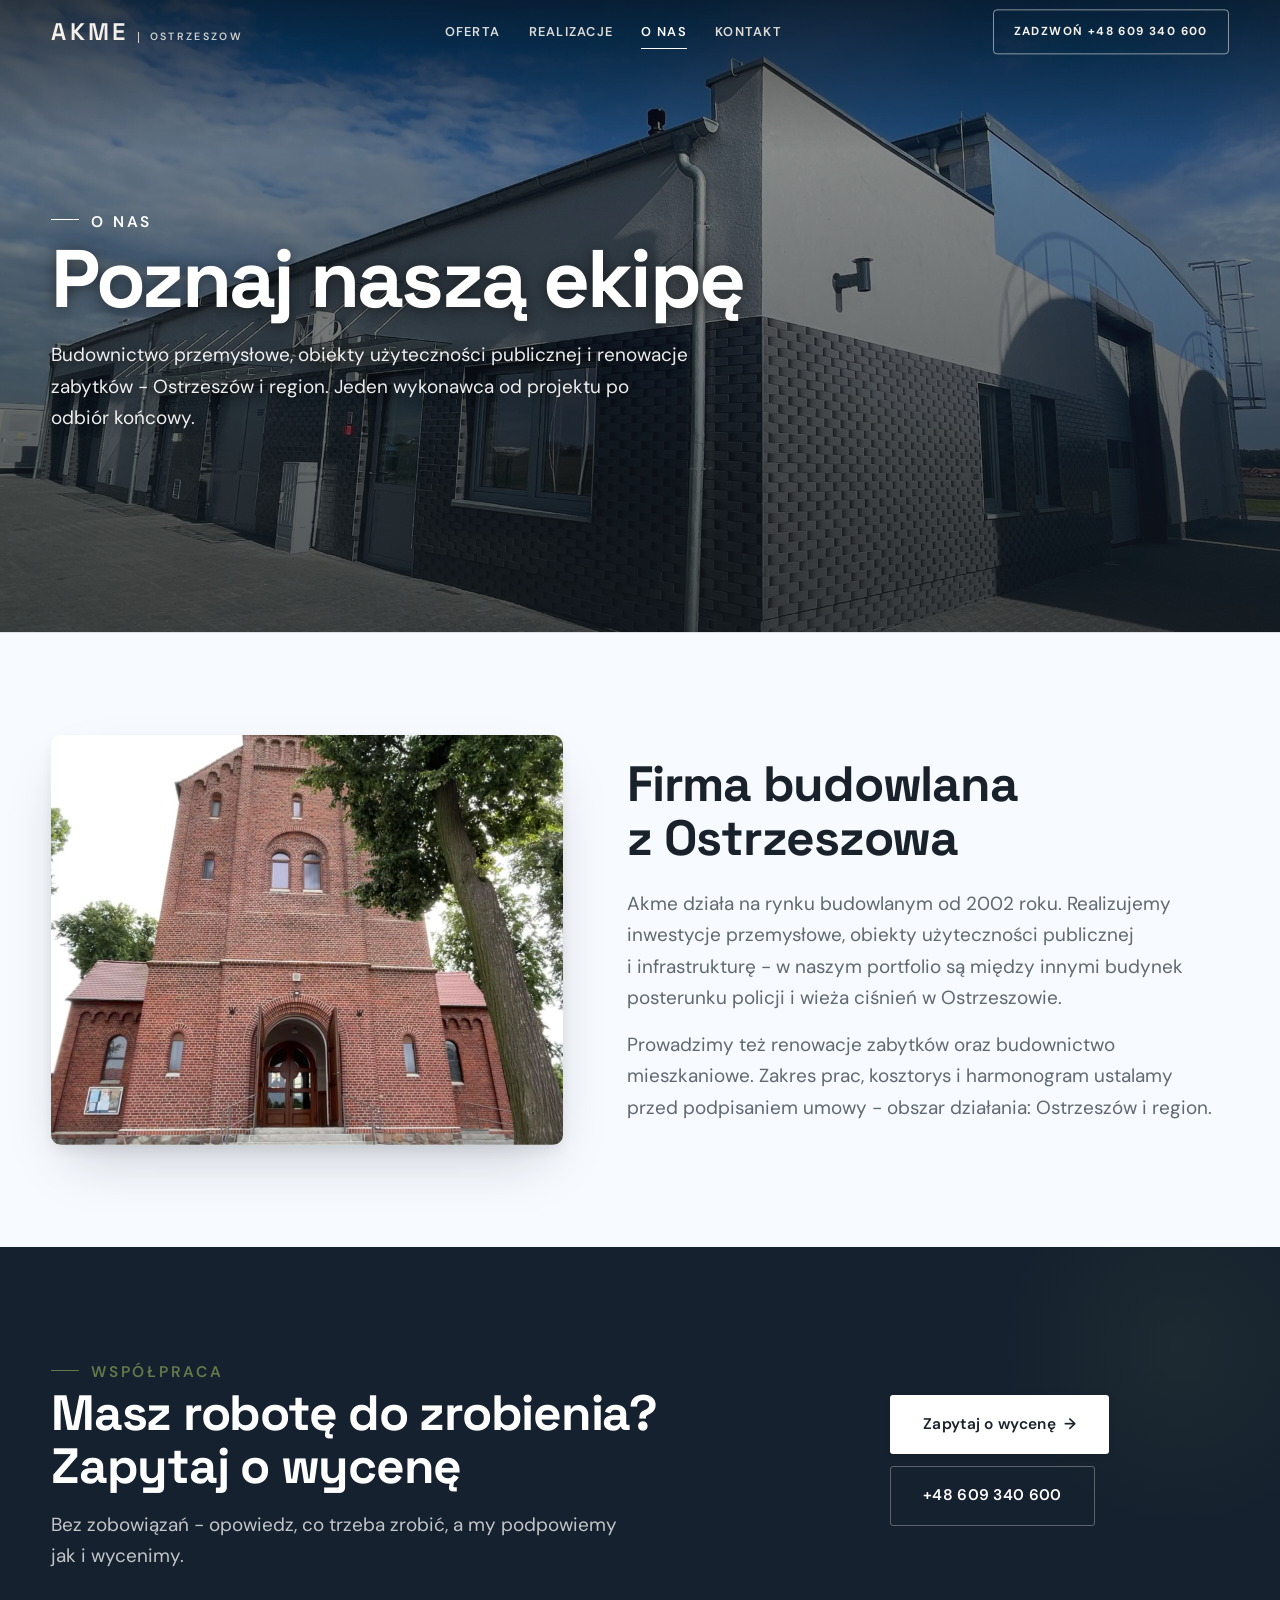
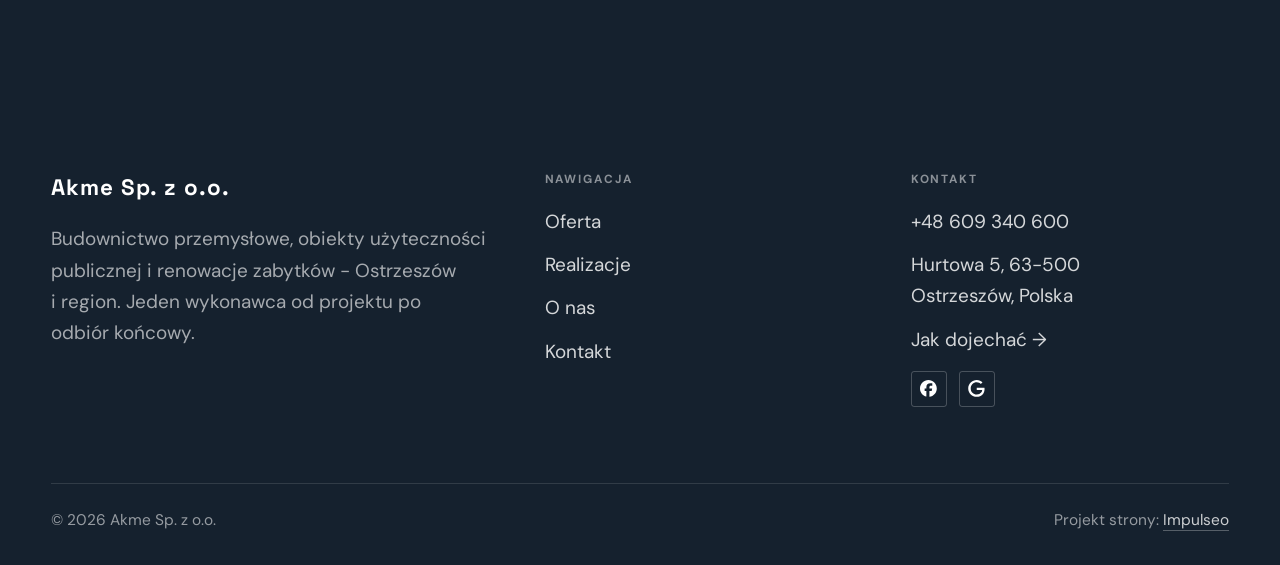
<file: o-nas.html>
<!DOCTYPE html>
<html lang="pl">
<head>
<meta charset="UTF-8">
<meta name="viewport" content="width=device-width, initial-scale=1.0">
<title>O nas - Akme</title>
<meta name="description" content="Akme - przedsiębiorstwo budowlane w Ostrzeszowie od 2002 roku. Budownictwo przemysłowe, obiekty użyteczności publicznej, hale pod klucz, oczyszczalnie ścieków, renowacje zabytków.">
<link rel="canonical" href="https://impulseo-pl.github.io/akme-sp-z-o-o/o-nas.html">
<meta name="robots" content="noindex, nofollow">
<meta property="og:type" content="website">
<meta property="og:locale" content="pl_PL">
<meta property="og:site_name" content="Akme">
<meta property="og:title" content="O nas - Akme">
<meta property="og:description" content="Akme - przedsiębiorstwo budowlane w Ostrzeszowie od 2002 roku. Budownictwo przemysłowe, obiekty użyteczności publicznej, hale pod klucz, oczyszczalnie ścieków, renowacje zabytków.">
<meta property="og:url" content="https://impulseo-pl.github.io/akme-sp-z-o-o/o-nas.html">
<meta property="og:image" content="https://impulseo-pl.github.io/akme-sp-z-o-o/img/og.jpg">
<meta property="og:image:width" content="1200">
<meta property="og:image:height" content="630">
<meta name="twitter:card" content="summary_large_image">
<link rel="preconnect" href="https://fonts.googleapis.com">
<link rel="preconnect" href="https://fonts.gstatic.com" crossorigin>
<link href="https://fonts.googleapis.com/css2?family=Space+Grotesk:wght@500;600;700&family=DM+Sans:opsz,wght@9..40,400;9..40,500;9..40,600&display=swap" rel="stylesheet">
<link rel="stylesheet" href="assets/styles.css?v=b298bab8">
</head>
<body>

<header class="nav">
  <div class="wrap nav-inner">
    <a class="brand" href="index.html"><span class="name">Akme</span><span class="sub">Ostrzeszów</span></a>
    <nav class="nav-links">
      <a href="oferta.html">Oferta</a>
      <a href="realizacje.html">Realizacje</a>
      <a href="o-nas.html" class="active" aria-current="page">O nas</a>
      <a href="kontakt.html">Kontakt</a>
      <a href="tel:+48609340600" class="btn btn-accent">Zadzwoń +48 609 340 600</a>
    </nav>
    <button class="nav-toggle" aria-label="Menu"><span></span><span></span><span></span></button>
  </div>
</header>

<main>
<section class="pagehead">
  <img src="img/g2.jpg" alt="Akme - Poznaj naszą ekipę" width="2048" height="1536" decoding="async">
  <div class="wrap">
    <span class="eyebrow">O nas</span>
    <h1>Poznaj naszą ekipę</h1>
    <p>Budownictwo przemysłowe, obiekty użyteczności publicznej i renowacje zabytków - Ostrzeszów i region. Jeden wykonawca od projektu po odbiór końcowy.</p>
  </div>
</section>
<section>
  <div class="wrap split">
    <div class="split-art reveal"><img src="img/g3.jpg" alt="Akme" loading="lazy" width="1536" height="2048" decoding="async"></div>
    <div class="split-copy reveal">
      <h2>Firma budowlana z Ostrzeszowa</h2>
      <p class="muted">Akme działa na rynku budowlanym od 2002 roku. Realizujemy inwestycje przemysłowe, obiekty użyteczności publicznej i infrastrukturę - w naszym portfolio są między innymi budynek posterunku policji i wieża ciśnień w Ostrzeszowie.</p>
      <p class="muted">Prowadzimy też renowacje zabytków oraz budownictwo mieszkaniowe. Zakres prac, kosztorys i harmonogram ustalamy przed podpisaniem umowy - obszar działania: Ostrzeszów i region.</p>
    </div>
  </div>
</section>


<section class="cta">
  <div class="wrap">
    <div class="reveal">
      <span class="eyebrow">Współpraca</span>
      <h2>Masz robotę do zrobienia? Zapytaj o wycenę</h2>
      <p>Bez zobowiązań - opowiedz, co trzeba zrobić, a my podpowiemy jak i wycenimy.</p>
    </div>
    <div class="cta-actions reveal">
      <a href="kontakt.html" class="btn btn-light">Zapytaj o wycenę <span class="arr">→</span></a>
      <a href="tel:+48609340600" class="btn btn-ghost btn-ghost-cta">+48 609 340 600</a>
    </div>
  </div>
</section>
</main>

<footer>
  <div class="wrap">
    <div class="foot-grid">
      <div class="foot-brand">
        <div class="name">Akme Sp. z o.o.</div>
        <p>Budownictwo przemysłowe, obiekty użyteczności publicznej i renowacje zabytków - Ostrzeszów i region. Jeden wykonawca od projektu po odbiór końcowy.</p>
      </div>
      <div class="foot-col">
        <h4>Nawigacja</h4>
        <a href="oferta.html">Oferta</a>
        <a href="realizacje.html">Realizacje</a>
        <a href="o-nas.html">O nas</a>
        <a href="kontakt.html">Kontakt</a>
      </div>
      <div class="foot-col">
        <h4>Kontakt</h4>
        <a href="tel:+48609340600">+48 609 340 600</a>
        <p>Hurtowa 5, 63-500 Ostrzeszów, Polska</p>
        <a href="https://maps.google.com/?cid=17194623291749790826&g_mp=Cidnb29nbGUubWFwcy5wbGFjZXMudjEuUGxhY2VzLlNlYXJjaFRleHQQAhgEIAA" target="_blank" rel="noopener">Jak dojechać →</a>
      <div class="foot-soc">
        <a class="soc" href="https://www.facebook.com/p/AKME-Sp%C3%B3%C5%82ka-z-oo-100067006544255/" target="_blank" rel="noopener" aria-label="Facebook - Akme"><svg viewBox="0 0 24 24" aria-hidden="true" focusable="false"><path d="M9.101 23.691v-7.98H6.627v-3.667h2.474v-1.58c0-4.085 1.848-5.978 5.858-5.978.401 0 .955.042 1.468.103a8.68 8.68 0 0 1 1.141.195v3.325a8.623 8.623 0 0 0-.653-.036 26.805 26.805 0 0 0-.733-.009c-.707 0-1.259.096-1.675.309a1.686 1.686 0 0 0-.679.622c-.258.42-.374.995-.374 1.752v1.297h3.919l-.386 2.103-.287 1.564h-3.246v8.245C19.396 23.238 24 18.179 24 12.044c0-6.627-5.373-12-12-12s-12 5.373-12 12c0 5.628 3.874 10.35 9.101 11.647Z" fill="currentColor"/></svg></a>
        <a class="soc" href="https://maps.google.com/?cid=17194623291749790826&g_mp=Cidnb29nbGUubWFwcy5wbGFjZXMudjEuUGxhY2VzLlNlYXJjaFRleHQQAhgEIAA" target="_blank" rel="noopener" aria-label="Google - Akme"><svg viewBox="0 0 24 24" aria-hidden="true" focusable="false"><path d="M12.48 10.92v3.28h7.84c-.24 1.84-.853 3.187-1.787 4.133-1.147 1.147-2.933 2.4-6.053 2.4-4.827 0-8.6-3.893-8.6-8.72s3.773-8.72 8.6-8.72c2.6 0 4.507 1.027 5.907 2.347l2.307-2.307C18.747 1.44 16.133 0 12.48 0 5.867 0 .307 5.387.307 12s5.56 12 12.173 12c3.573 0 6.267-1.173 8.373-3.36 2.16-2.16 2.84-5.213 2.84-7.667 0-.76-.053-1.467-.173-2.053H12.48z" fill="currentColor"/></svg></a>
      </div>
      </div>
    </div>
    <div class="foot-bot">
      <span>© 2026 Akme Sp. z o.o.</span>
      <span>Projekt strony: <a class="foot-credit" href="https://impulseo.pl" target="_blank" rel="noopener">Impulseo</a></span>
    </div>
  </div>
</footer>
<div class="sticky-call"><a class="sc-call" href="tel:+48609340600"><svg class="ico-tel" width="16" height="16" viewBox="0 0 24 24" fill="none" aria-hidden="true"><path d="M6.6 10.8a15.5 15.5 0 0 0 6.6 6.6l2.2-2.2a1 1 0 0 1 1-.24 11.4 11.4 0 0 0 3.6.58 1 1 0 0 1 1 1V20a1 1 0 0 1-1 1A17 17 0 0 1 3 4a1 1 0 0 1 1-1h3.5a1 1 0 0 1 1 1c0 1.25.2 2.46.58 3.6a1 1 0 0 1-.25 1l-2.23 2.2Z" fill="currentColor"/></svg> Zadzwoń</a><a class="sc-quote" href="kontakt.html">Bezpłatna wycena</a></div>
<div class="demo-wazne" data-do="2026-08-25" data-cykl="3" hidden><svg class="dw-ico" width="13" height="13" viewBox="0 0 24 24" fill="none" aria-hidden="true"><circle cx="12" cy="12" r="8.6" stroke="currentColor" stroke-width="1.8"/><path d="M12 7.2V12l3.3 2" stroke="currentColor" stroke-width="1.8" stroke-linecap="round"/></svg><span class="dw-txt"></span></div>

<script src="assets/main.js"></script>
</body>
</html>
</file>
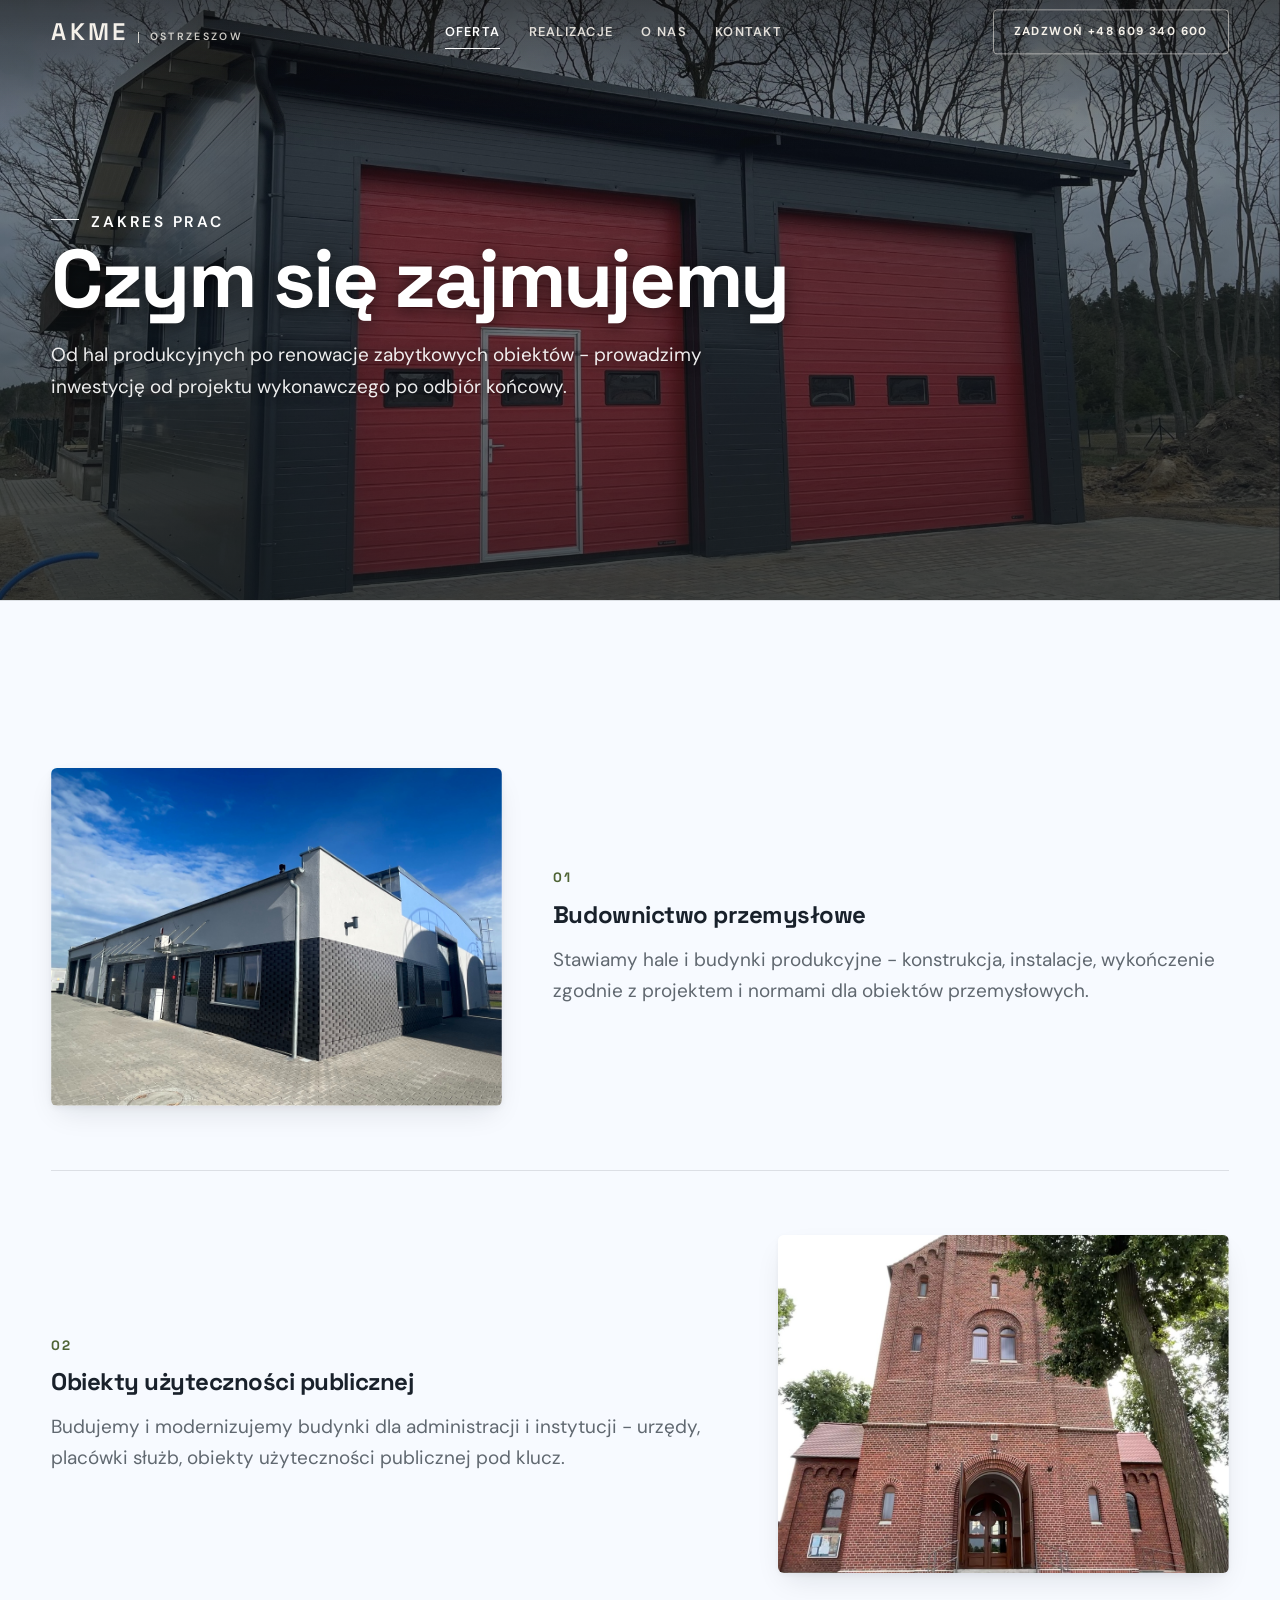
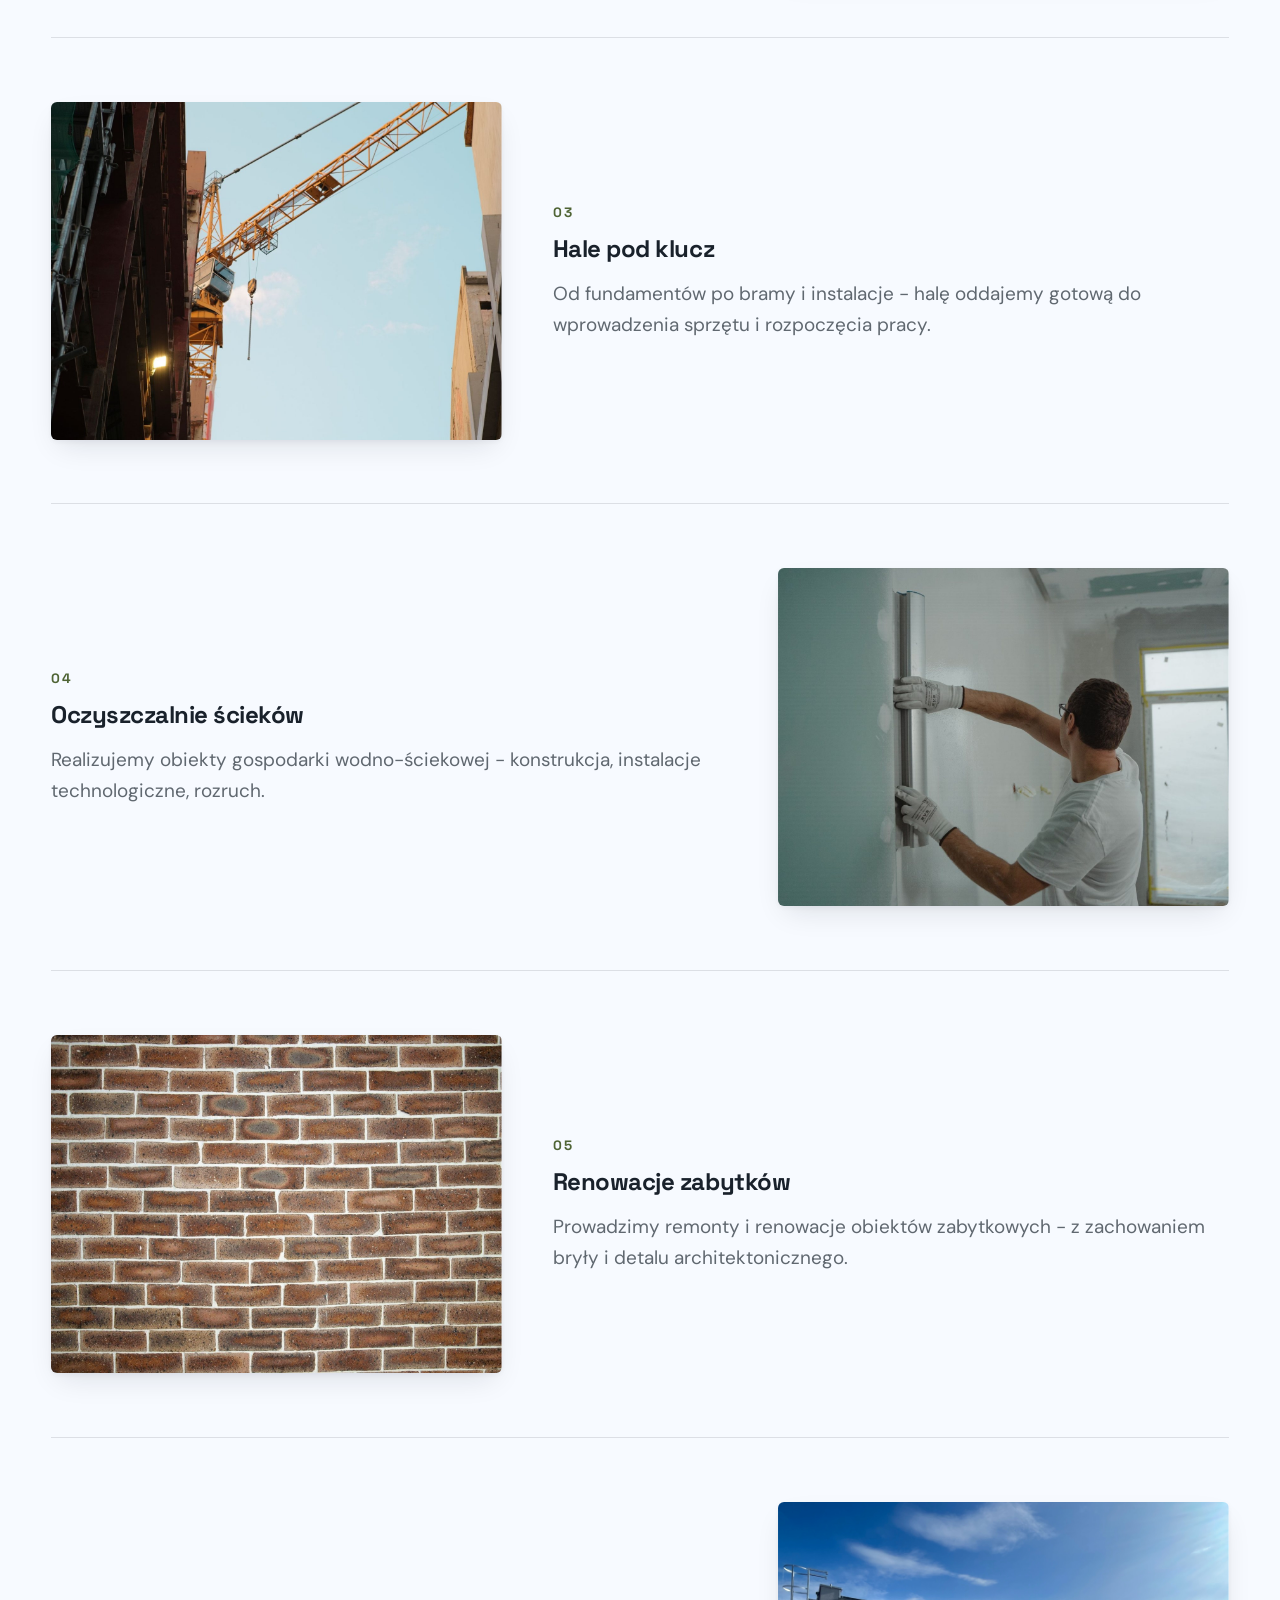
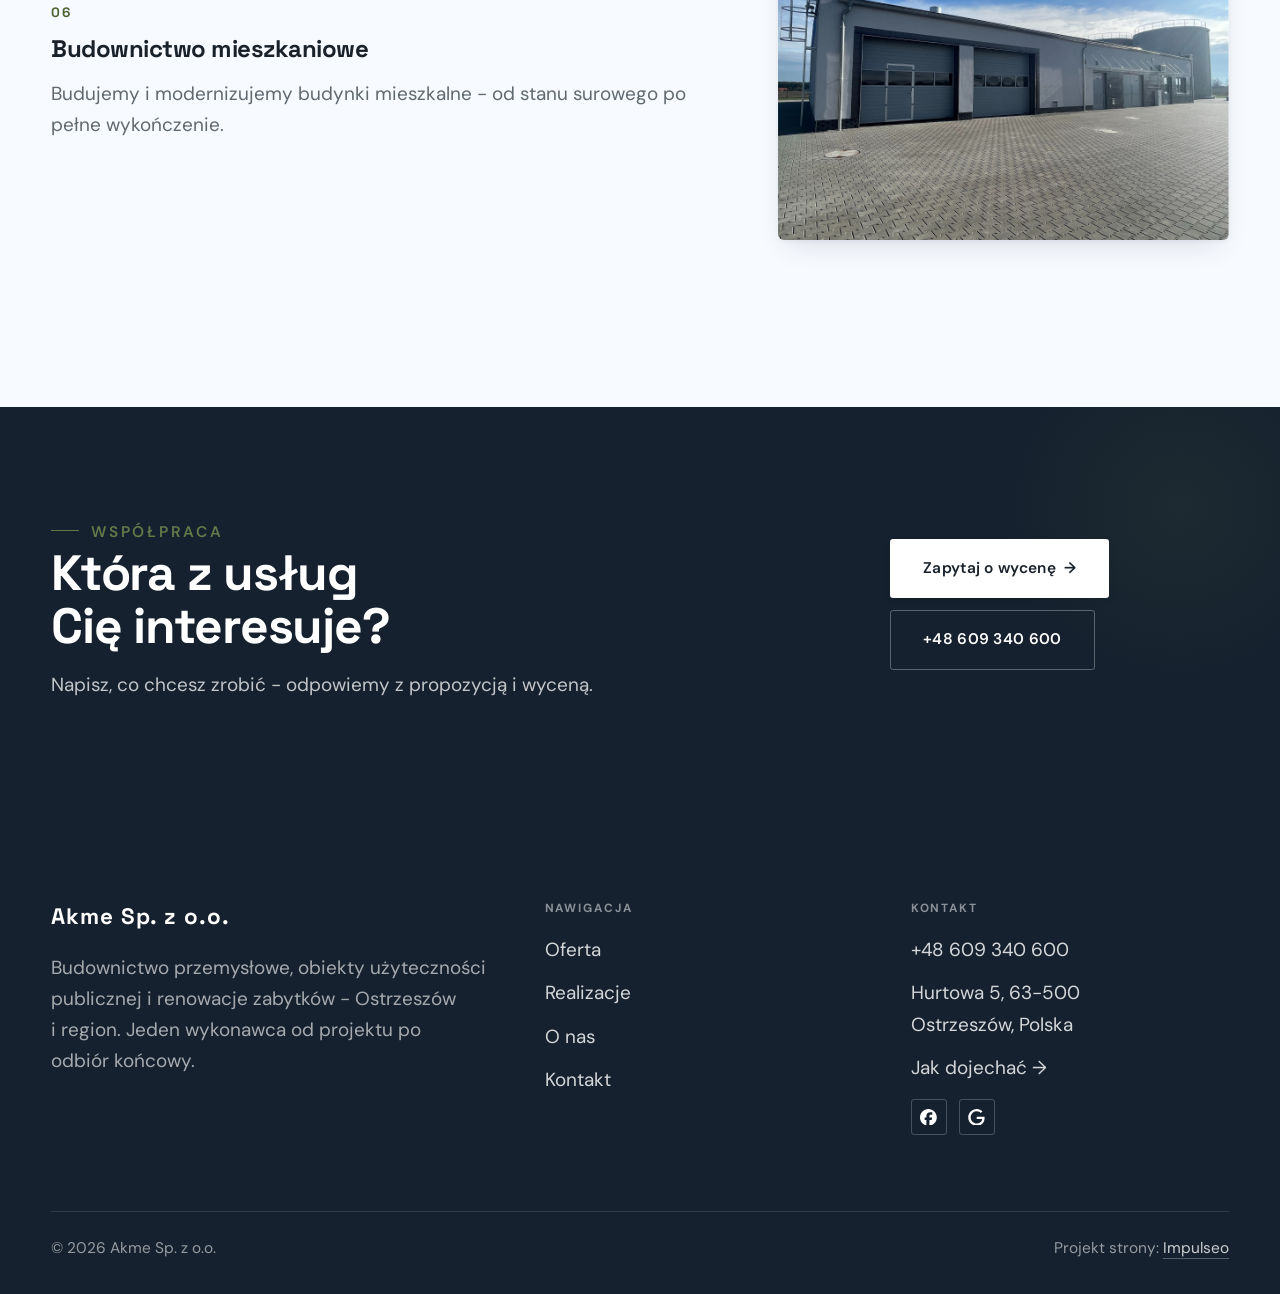
<file: oferta.html>
<!DOCTYPE html>
<html lang="pl">
<head>
<meta charset="UTF-8">
<meta name="viewport" content="width=device-width, initial-scale=1.0">
<title>Oferta - Akme</title>
<meta name="description" content="Akme - przedsiębiorstwo budowlane w Ostrzeszowie od 2002 roku. Budownictwo przemysłowe, obiekty użyteczności publicznej, hale pod klucz, oczyszczalnie ścieków, renowacje zabytków.">
<link rel="canonical" href="https://impulseo-pl.github.io/akme-sp-z-o-o/oferta.html">
<meta name="robots" content="noindex, nofollow">
<meta property="og:type" content="website">
<meta property="og:locale" content="pl_PL">
<meta property="og:site_name" content="Akme">
<meta property="og:title" content="Oferta - Akme">
<meta property="og:description" content="Akme - przedsiębiorstwo budowlane w Ostrzeszowie od 2002 roku. Budownictwo przemysłowe, obiekty użyteczności publicznej, hale pod klucz, oczyszczalnie ścieków, renowacje zabytków.">
<meta property="og:url" content="https://impulseo-pl.github.io/akme-sp-z-o-o/oferta.html">
<meta property="og:image" content="https://impulseo-pl.github.io/akme-sp-z-o-o/img/og.jpg">
<meta property="og:image:width" content="1200">
<meta property="og:image:height" content="630">
<meta name="twitter:card" content="summary_large_image">
<link rel="preconnect" href="https://fonts.googleapis.com">
<link rel="preconnect" href="https://fonts.gstatic.com" crossorigin>
<link href="https://fonts.googleapis.com/css2?family=Space+Grotesk:wght@500;600;700&family=DM+Sans:opsz,wght@9..40,400;9..40,500;9..40,600&display=swap" rel="stylesheet">
<link rel="stylesheet" href="assets/styles.css?v=b298bab8">
</head>
<body>

<header class="nav">
  <div class="wrap nav-inner">
    <a class="brand" href="index.html"><span class="name">Akme</span><span class="sub">Ostrzeszów</span></a>
    <nav class="nav-links">
      <a href="oferta.html" class="active" aria-current="page">Oferta</a>
      <a href="realizacje.html">Realizacje</a>
      <a href="o-nas.html">O nas</a>
      <a href="kontakt.html">Kontakt</a>
      <a href="tel:+48609340600" class="btn btn-accent">Zadzwoń +48 609 340 600</a>
    </nav>
    <button class="nav-toggle" aria-label="Menu"><span></span><span></span><span></span></button>
  </div>
</header>

<main>
<section class="pagehead">
  <img src="img/g1.jpg" alt="Akme - Czym się zajmujemy" width="2048" height="1535" decoding="async">
  <div class="wrap">
    <span class="eyebrow">Zakres prac</span>
    <h1>Czym się zajmujemy</h1>
    <p>Od hal produkcyjnych po renowacje zabytkowych obiektów - prowadzimy inwestycję od projektu wykonawczego po odbiór końcowy.</p>
  </div>
</section>
<section>
  <div class="wrap">
    <div class="svc-row reveal">
      <div class="svc-row-art"><img src="img/g2.jpg" alt="Budownictwo przemysłowe" loading="lazy" width="2048" height="1536" decoding="async"></div>
      <div>
        <span class="num">01</span>
        <h3>Budownictwo przemysłowe</h3>
        <p class="muted">Stawiamy hale i budynki produkcyjne - konstrukcja, instalacje, wykończenie zgodnie z projektem i normami dla obiektów przemysłowych.</p>
      </div>
    </div>
    <div class="svc-row rev reveal">
      <div class="svc-row-art"><img src="img/g3.jpg" alt="Obiekty użyteczności publicznej" loading="lazy" width="1536" height="2048" decoding="async"></div>
      <div>
        <span class="num">02</span>
        <h3>Obiekty użyteczności publicznej</h3>
        <p class="muted">Budujemy i modernizujemy budynki dla administracji i instytucji - urzędy, placówki służb, obiekty użyteczności publicznej pod klucz.</p>
      </div>
    </div>
    <div class="svc-row reveal">
      <div class="svc-row-art"><img src="img/g4.jpg" alt="Hale pod klucz" loading="lazy" width="1600" height="1066" decoding="async"></div>
      <div>
        <span class="num">03</span>
        <h3>Hale pod klucz</h3>
        <p class="muted">Od fundamentów po bramy i instalacje - halę oddajemy gotową do wprowadzenia sprzętu i rozpoczęcia pracy.</p>
      </div>
    </div>
    <div class="svc-row rev reveal">
      <div class="svc-row-art"><img src="img/g5.jpg" alt="Oczyszczalnie ścieków" loading="lazy" width="1600" height="1066" decoding="async"></div>
      <div>
        <span class="num">04</span>
        <h3>Oczyszczalnie ścieków</h3>
        <p class="muted">Realizujemy obiekty gospodarki wodno-ściekowej - konstrukcja, instalacje technologiczne, rozruch.</p>
      </div>
    </div>
    <div class="svc-row reveal">
      <div class="svc-row-art"><img src="img/g6.jpg" alt="Renowacje zabytków" loading="lazy" width="1600" height="1066" decoding="async"></div>
      <div>
        <span class="num">05</span>
        <h3>Renowacje zabytków</h3>
        <p class="muted">Prowadzimy remonty i renowacje obiektów zabytkowych - z zachowaniem bryły i detalu architektonicznego.</p>
      </div>
    </div>
    <div class="svc-row rev reveal">
      <div class="svc-row-art"><img src="img/about.jpg" alt="Budownictwo mieszkaniowe" loading="lazy" width="2048" height="1536" decoding="async"></div>
      <div>
        <span class="num">06</span>
        <h3>Budownictwo mieszkaniowe</h3>
        <p class="muted">Budujemy i modernizujemy budynki mieszkalne - od stanu surowego po pełne wykończenie.</p>
      </div>
    </div>
  </div>
</section>

<section class="cta">
  <div class="wrap">
    <div class="reveal">
      <span class="eyebrow">Współpraca</span>
      <h2>Która z usług Cię interesuje?</h2>
      <p>Napisz, co chcesz zrobić - odpowiemy z propozycją i wyceną.</p>
    </div>
    <div class="cta-actions reveal">
      <a href="kontakt.html" class="btn btn-light">Zapytaj o wycenę <span class="arr">→</span></a>
      <a href="tel:+48609340600" class="btn btn-ghost btn-ghost-cta">+48 609 340 600</a>
    </div>
  </div>
</section>
</main>

<footer>
  <div class="wrap">
    <div class="foot-grid">
      <div class="foot-brand">
        <div class="name">Akme Sp. z o.o.</div>
        <p>Budownictwo przemysłowe, obiekty użyteczności publicznej i renowacje zabytków - Ostrzeszów i region. Jeden wykonawca od projektu po odbiór końcowy.</p>
      </div>
      <div class="foot-col">
        <h4>Nawigacja</h4>
        <a href="oferta.html">Oferta</a>
        <a href="realizacje.html">Realizacje</a>
        <a href="o-nas.html">O nas</a>
        <a href="kontakt.html">Kontakt</a>
      </div>
      <div class="foot-col">
        <h4>Kontakt</h4>
        <a href="tel:+48609340600">+48 609 340 600</a>
        <p>Hurtowa 5, 63-500 Ostrzeszów, Polska</p>
        <a href="https://maps.google.com/?cid=17194623291749790826&g_mp=Cidnb29nbGUubWFwcy5wbGFjZXMudjEuUGxhY2VzLlNlYXJjaFRleHQQAhgEIAA" target="_blank" rel="noopener">Jak dojechać →</a>
      <div class="foot-soc">
        <a class="soc" href="https://www.facebook.com/p/AKME-Sp%C3%B3%C5%82ka-z-oo-100067006544255/" target="_blank" rel="noopener" aria-label="Facebook - Akme"><svg viewBox="0 0 24 24" aria-hidden="true" focusable="false"><path d="M9.101 23.691v-7.98H6.627v-3.667h2.474v-1.58c0-4.085 1.848-5.978 5.858-5.978.401 0 .955.042 1.468.103a8.68 8.68 0 0 1 1.141.195v3.325a8.623 8.623 0 0 0-.653-.036 26.805 26.805 0 0 0-.733-.009c-.707 0-1.259.096-1.675.309a1.686 1.686 0 0 0-.679.622c-.258.42-.374.995-.374 1.752v1.297h3.919l-.386 2.103-.287 1.564h-3.246v8.245C19.396 23.238 24 18.179 24 12.044c0-6.627-5.373-12-12-12s-12 5.373-12 12c0 5.628 3.874 10.35 9.101 11.647Z" fill="currentColor"/></svg></a>
        <a class="soc" href="https://maps.google.com/?cid=17194623291749790826&g_mp=Cidnb29nbGUubWFwcy5wbGFjZXMudjEuUGxhY2VzLlNlYXJjaFRleHQQAhgEIAA" target="_blank" rel="noopener" aria-label="Google - Akme"><svg viewBox="0 0 24 24" aria-hidden="true" focusable="false"><path d="M12.48 10.92v3.28h7.84c-.24 1.84-.853 3.187-1.787 4.133-1.147 1.147-2.933 2.4-6.053 2.4-4.827 0-8.6-3.893-8.6-8.72s3.773-8.72 8.6-8.72c2.6 0 4.507 1.027 5.907 2.347l2.307-2.307C18.747 1.44 16.133 0 12.48 0 5.867 0 .307 5.387.307 12s5.56 12 12.173 12c3.573 0 6.267-1.173 8.373-3.36 2.16-2.16 2.84-5.213 2.84-7.667 0-.76-.053-1.467-.173-2.053H12.48z" fill="currentColor"/></svg></a>
      </div>
      </div>
    </div>
    <div class="foot-bot">
      <span>© 2026 Akme Sp. z o.o.</span>
      <span>Projekt strony: <a class="foot-credit" href="https://impulseo.pl" target="_blank" rel="noopener">Impulseo</a></span>
    </div>
  </div>
</footer>
<div class="sticky-call"><a class="sc-call" href="tel:+48609340600"><svg class="ico-tel" width="16" height="16" viewBox="0 0 24 24" fill="none" aria-hidden="true"><path d="M6.6 10.8a15.5 15.5 0 0 0 6.6 6.6l2.2-2.2a1 1 0 0 1 1-.24 11.4 11.4 0 0 0 3.6.58 1 1 0 0 1 1 1V20a1 1 0 0 1-1 1A17 17 0 0 1 3 4a1 1 0 0 1 1-1h3.5a1 1 0 0 1 1 1c0 1.25.2 2.46.58 3.6a1 1 0 0 1-.25 1l-2.23 2.2Z" fill="currentColor"/></svg> Zadzwoń</a><a class="sc-quote" href="kontakt.html">Bezpłatna wycena</a></div>
<div class="demo-wazne" data-do="2026-08-25" data-cykl="3" hidden><svg class="dw-ico" width="13" height="13" viewBox="0 0 24 24" fill="none" aria-hidden="true"><circle cx="12" cy="12" r="8.6" stroke="currentColor" stroke-width="1.8"/><path d="M12 7.2V12l3.3 2" stroke="currentColor" stroke-width="1.8" stroke-linecap="round"/></svg><span class="dw-txt"></span></div>

<script src="assets/main.js"></script>
</body>
</html>
</file>
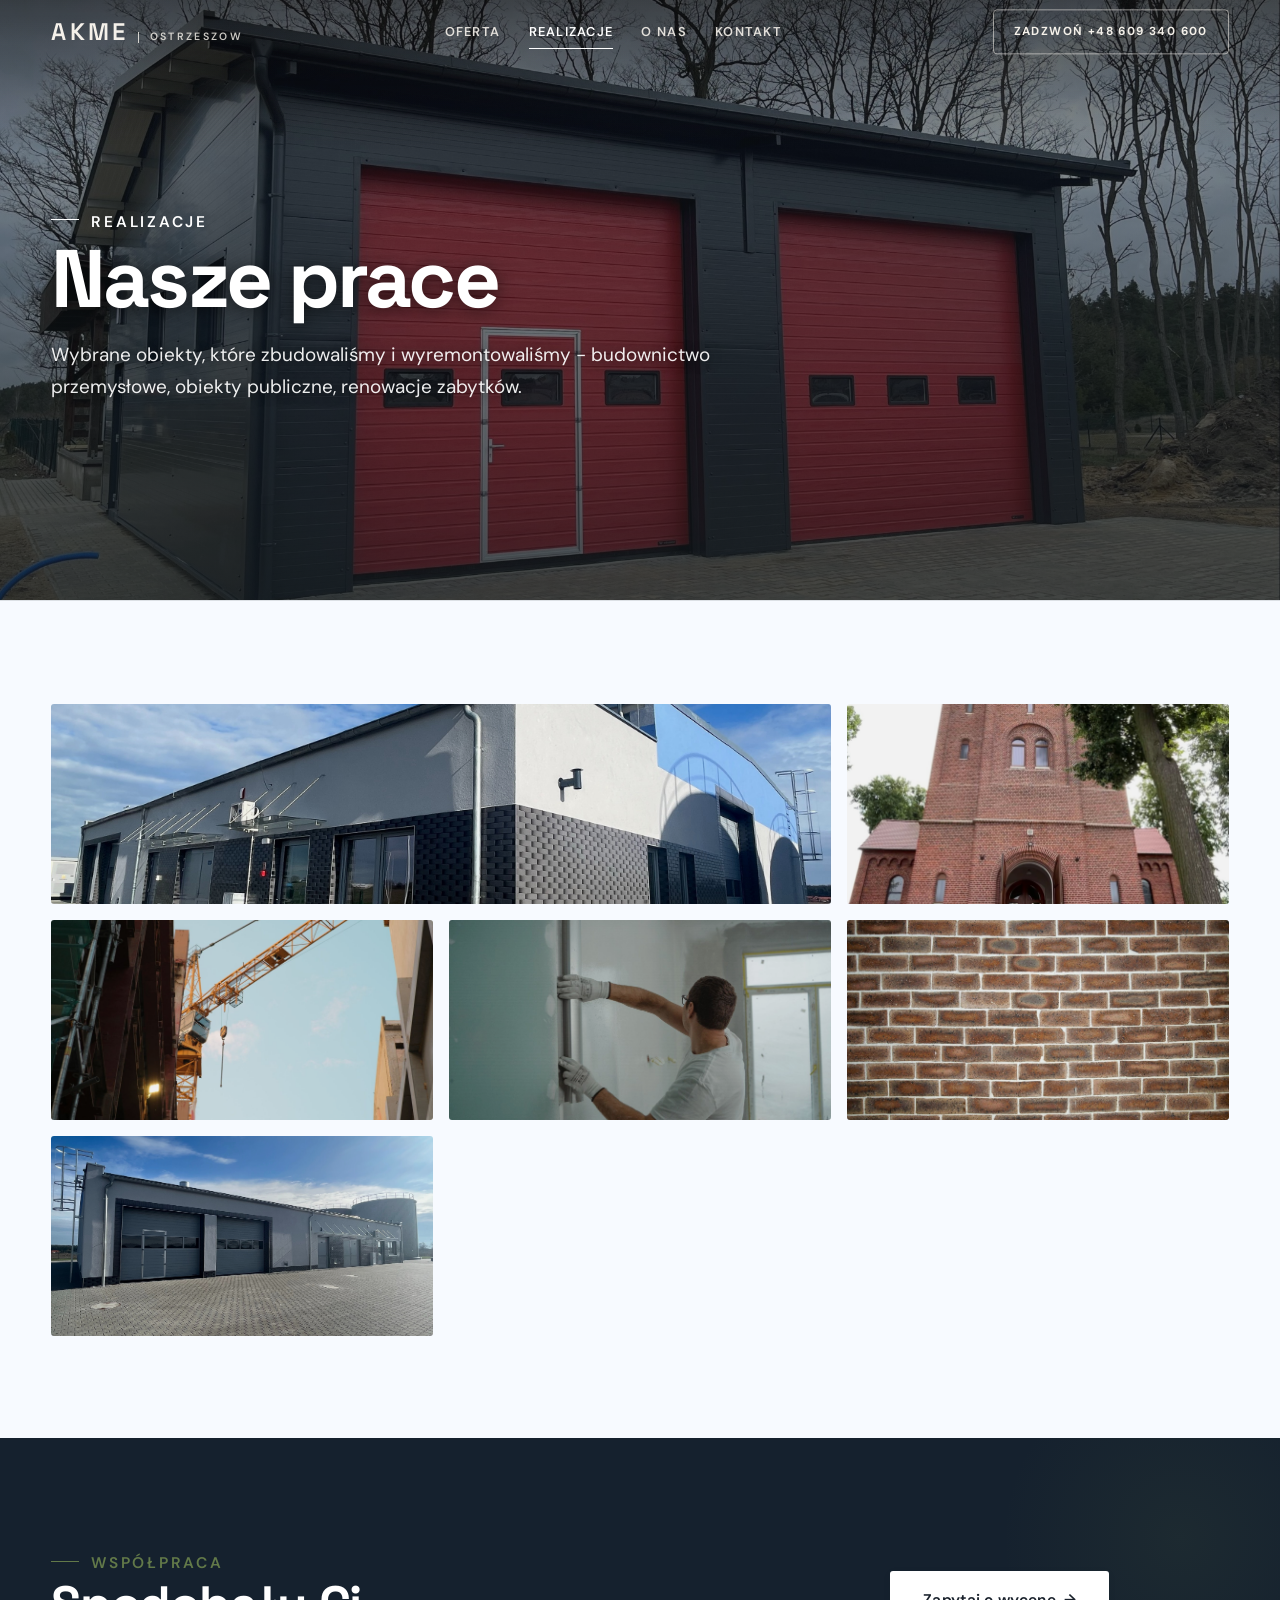
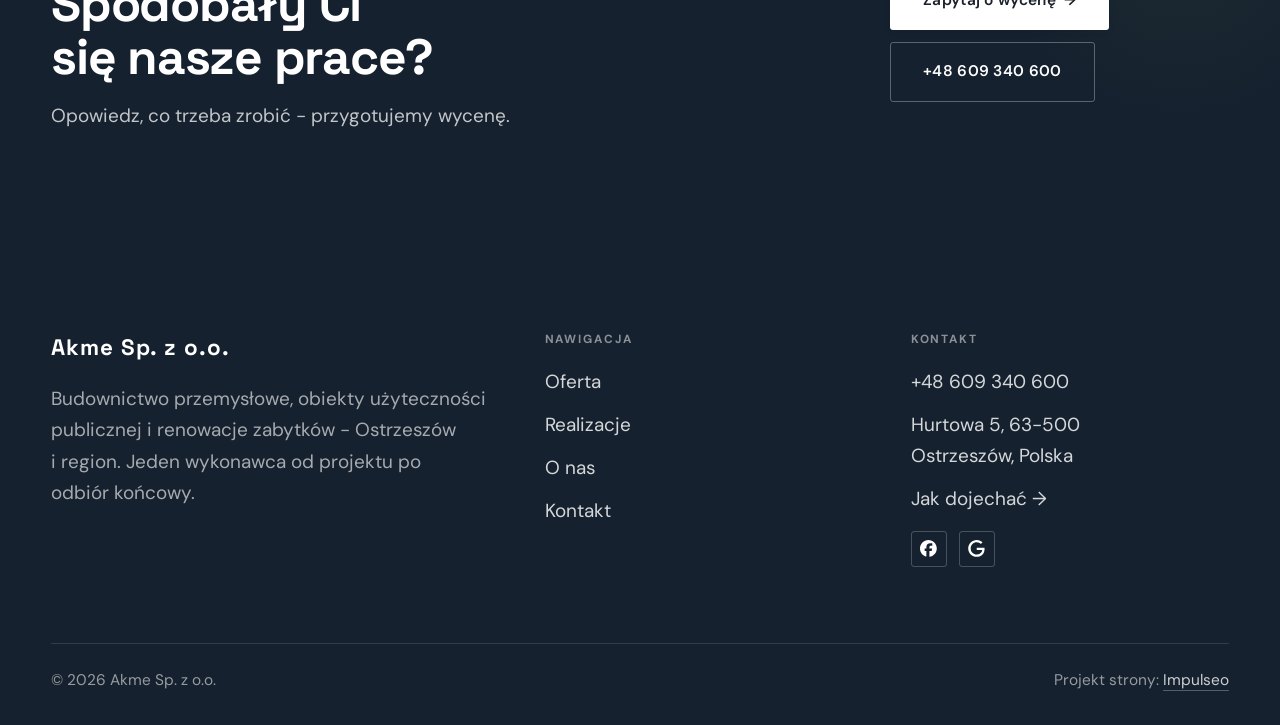
<file: realizacje.html>
<!DOCTYPE html>
<html lang="pl">
<head>
<meta charset="UTF-8">
<meta name="viewport" content="width=device-width, initial-scale=1.0">
<title>Realizacje - Akme</title>
<meta name="description" content="Realizacje Akme: Hala pod klucz, Budynek przemysłowy, Renowacja zabytku, Realizacja inwestycji, Wykończenie obiektu">
<link rel="canonical" href="https://impulseo-pl.github.io/akme-sp-z-o-o/realizacje.html">
<meta name="robots" content="noindex, nofollow">
<meta property="og:type" content="website">
<meta property="og:locale" content="pl_PL">
<meta property="og:site_name" content="Akme">
<meta property="og:title" content="Realizacje - Akme">
<meta property="og:description" content="Realizacje Akme: Hala pod klucz, Budynek przemysłowy, Renowacja zabytku, Realizacja inwestycji, Wykończenie obiektu">
<meta property="og:url" content="https://impulseo-pl.github.io/akme-sp-z-o-o/realizacje.html">
<meta property="og:image" content="https://impulseo-pl.github.io/akme-sp-z-o-o/img/og.jpg">
<meta property="og:image:width" content="1200">
<meta property="og:image:height" content="630">
<meta name="twitter:card" content="summary_large_image">
<link rel="preconnect" href="https://fonts.googleapis.com">
<link rel="preconnect" href="https://fonts.gstatic.com" crossorigin>
<link href="https://fonts.googleapis.com/css2?family=Space+Grotesk:wght@500;600;700&family=DM+Sans:opsz,wght@9..40,400;9..40,500;9..40,600&display=swap" rel="stylesheet">
<link rel="stylesheet" href="assets/styles.css?v=b298bab8">
</head>
<body>

<header class="nav">
  <div class="wrap nav-inner">
    <a class="brand" href="index.html"><span class="name">Akme</span><span class="sub">Ostrzeszów</span></a>
    <nav class="nav-links">
      <a href="oferta.html">Oferta</a>
      <a href="realizacje.html" class="active" aria-current="page">Realizacje</a>
      <a href="o-nas.html">O nas</a>
      <a href="kontakt.html">Kontakt</a>
      <a href="tel:+48609340600" class="btn btn-accent">Zadzwoń +48 609 340 600</a>
    </nav>
    <button class="nav-toggle" aria-label="Menu"><span></span><span></span><span></span></button>
  </div>
</header>

<main>
<section class="pagehead">
  <img src="img/g1.jpg" alt="Akme - Nasze prace" width="2048" height="1535" decoding="async">
  <div class="wrap">
    <span class="eyebrow">Realizacje</span>
    <h1>Nasze prace</h1>
    <p>Wybrane obiekty, które zbudowaliśmy i wyremontowaliśmy - budownictwo przemysłowe, obiekty publiczne, renowacje zabytków.</p>
  </div>
</section>
<section>
  <div class="wrap">
    <div class="gallery">
      <div class="tile t-two3 reveal"><img src="img/g2.jpg" alt="Akme" loading="lazy" width="2048" height="1536" decoding="async"></div>
      <div class="tile t-third reveal"><img src="img/g3.jpg" alt="Akme" loading="lazy" width="1536" height="2048" decoding="async"></div>
      <div class="tile t-third reveal"><img src="img/g4.jpg" alt="Akme" loading="lazy" width="1600" height="1066" decoding="async"></div>
      <div class="tile t-third reveal"><img src="img/g5.jpg" alt="Akme" loading="lazy" width="1600" height="1066" decoding="async"></div>
      <div class="tile t-third reveal"><img src="img/g6.jpg" alt="Akme" loading="lazy" width="1600" height="1066" decoding="async"></div>
      <div class="tile t-third reveal"><img src="img/about.jpg" alt="Akme" loading="lazy" width="2048" height="1536" decoding="async"></div>
    </div>
  </div>
</section>
<section class="cta">
  <div class="wrap">
    <div class="reveal">
      <span class="eyebrow">Współpraca</span>
      <h2>Spodobały Ci się nasze prace?</h2>
      <p>Opowiedz, co trzeba zrobić - przygotujemy wycenę.</p>
    </div>
    <div class="cta-actions reveal">
      <a href="kontakt.html" class="btn btn-light">Zapytaj o wycenę <span class="arr">→</span></a>
      <a href="tel:+48609340600" class="btn btn-ghost btn-ghost-cta">+48 609 340 600</a>
    </div>
  </div>
</section>
</main>

<footer>
  <div class="wrap">
    <div class="foot-grid">
      <div class="foot-brand">
        <div class="name">Akme Sp. z o.o.</div>
        <p>Budownictwo przemysłowe, obiekty użyteczności publicznej i renowacje zabytków - Ostrzeszów i region. Jeden wykonawca od projektu po odbiór końcowy.</p>
      </div>
      <div class="foot-col">
        <h4>Nawigacja</h4>
        <a href="oferta.html">Oferta</a>
        <a href="realizacje.html">Realizacje</a>
        <a href="o-nas.html">O nas</a>
        <a href="kontakt.html">Kontakt</a>
      </div>
      <div class="foot-col">
        <h4>Kontakt</h4>
        <a href="tel:+48609340600">+48 609 340 600</a>
        <p>Hurtowa 5, 63-500 Ostrzeszów, Polska</p>
        <a href="https://maps.google.com/?cid=17194623291749790826&g_mp=Cidnb29nbGUubWFwcy5wbGFjZXMudjEuUGxhY2VzLlNlYXJjaFRleHQQAhgEIAA" target="_blank" rel="noopener">Jak dojechać →</a>
      <div class="foot-soc">
        <a class="soc" href="https://www.facebook.com/p/AKME-Sp%C3%B3%C5%82ka-z-oo-100067006544255/" target="_blank" rel="noopener" aria-label="Facebook - Akme"><svg viewBox="0 0 24 24" aria-hidden="true" focusable="false"><path d="M9.101 23.691v-7.98H6.627v-3.667h2.474v-1.58c0-4.085 1.848-5.978 5.858-5.978.401 0 .955.042 1.468.103a8.68 8.68 0 0 1 1.141.195v3.325a8.623 8.623 0 0 0-.653-.036 26.805 26.805 0 0 0-.733-.009c-.707 0-1.259.096-1.675.309a1.686 1.686 0 0 0-.679.622c-.258.42-.374.995-.374 1.752v1.297h3.919l-.386 2.103-.287 1.564h-3.246v8.245C19.396 23.238 24 18.179 24 12.044c0-6.627-5.373-12-12-12s-12 5.373-12 12c0 5.628 3.874 10.35 9.101 11.647Z" fill="currentColor"/></svg></a>
        <a class="soc" href="https://maps.google.com/?cid=17194623291749790826&g_mp=Cidnb29nbGUubWFwcy5wbGFjZXMudjEuUGxhY2VzLlNlYXJjaFRleHQQAhgEIAA" target="_blank" rel="noopener" aria-label="Google - Akme"><svg viewBox="0 0 24 24" aria-hidden="true" focusable="false"><path d="M12.48 10.92v3.28h7.84c-.24 1.84-.853 3.187-1.787 4.133-1.147 1.147-2.933 2.4-6.053 2.4-4.827 0-8.6-3.893-8.6-8.72s3.773-8.72 8.6-8.72c2.6 0 4.507 1.027 5.907 2.347l2.307-2.307C18.747 1.44 16.133 0 12.48 0 5.867 0 .307 5.387.307 12s5.56 12 12.173 12c3.573 0 6.267-1.173 8.373-3.36 2.16-2.16 2.84-5.213 2.84-7.667 0-.76-.053-1.467-.173-2.053H12.48z" fill="currentColor"/></svg></a>
      </div>
      </div>
    </div>
    <div class="foot-bot">
      <span>© 2026 Akme Sp. z o.o.</span>
      <span>Projekt strony: <a class="foot-credit" href="https://impulseo.pl" target="_blank" rel="noopener">Impulseo</a></span>
    </div>
  </div>
</footer>
<div class="sticky-call"><a class="sc-call" href="tel:+48609340600"><svg class="ico-tel" width="16" height="16" viewBox="0 0 24 24" fill="none" aria-hidden="true"><path d="M6.6 10.8a15.5 15.5 0 0 0 6.6 6.6l2.2-2.2a1 1 0 0 1 1-.24 11.4 11.4 0 0 0 3.6.58 1 1 0 0 1 1 1V20a1 1 0 0 1-1 1A17 17 0 0 1 3 4a1 1 0 0 1 1-1h3.5a1 1 0 0 1 1 1c0 1.25.2 2.46.58 3.6a1 1 0 0 1-.25 1l-2.23 2.2Z" fill="currentColor"/></svg> Zadzwoń</a><a class="sc-quote" href="kontakt.html">Bezpłatna wycena</a></div>
<div class="demo-wazne" data-do="2026-08-25" data-cykl="3" hidden><svg class="dw-ico" width="13" height="13" viewBox="0 0 24 24" fill="none" aria-hidden="true"><circle cx="12" cy="12" r="8.6" stroke="currentColor" stroke-width="1.8"/><path d="M12 7.2V12l3.3 2" stroke="currentColor" stroke-width="1.8" stroke-linecap="round"/></svg><span class="dw-txt"></span></div>

<script src="assets/main.js"></script>
</body>
</html>
</file>
<file: assets/styles.css>
/* ============================================================
   STOLBASZ — premium, architektoniczny B2B fit-out
   Jasna paleta, zero brązu. System wg premium-web-craft.
   Projekt strony: Impulseo (impulseo.pl)
   ============================================================ */

:root{
  /* PALETA — jasna, architektoniczna, chłodna */
  --paper:#F4F6F8;          /* główne tło */
  --paper-2:#E7EBEF;        /* sekcje alternatywne (chłodny jasny szary) */
  --paper-3:#E7EBEF;        /* delikatne wypełnienia */
  --ink:#15212E;            /* tekst główny — chłodny grafit */
  --ink-soft:#243443;       /* nagłówki drugorzędne */
  --muted:#6B7785;          /* tekst poboczny */
  --line:rgba(21,33,46,.12);/* hairline */
  --accent:#E8A317;         /* stonowany petrol-slate — jedyny akcent */
  --accent-d:#C9870C;
  --accent-soft:rgba(232,163,23,.10);
  --dark:#15212E;           /* sekcje ciemne (stopka/CTA) */

  /* HOVER ZDJĘĆ — JEDEN standard dla całego silnika (decyzja K. 04.08.2026, artefakt z wariantami).
     AKTUALNE (K.+Szymon 09.08.2026, wybór z artefaktu 6 wariantów): zoom 1.05 przy 1.4s -
     przy tak długim czasie mocniejszy kadr NIE skacze, tylko „oddycha". Poprzedni standard
     (1.02 / .55s z 04.08) odbierany jako dynamiczny i szybki.
     Spoczynek lekko przygaszony, ale TYLKO tam, gdzie jest mysz (@media hover:hover) —
     na telefonie zdjęcia zostają w pełnej jasności. */
  --img-zoom:1.05;                   /* K.+Szymon 09.08: wariant F z artefaktu porównawczego */
  --img-rest:brightness(.95) saturate(.99);
  --img-hot:brightness(1.06) saturate(1.05);
  --img-dur:1.4s;                    /* K.+Szymon 09.08 (wariant F): powoli = elegancko */
  --img-ease:cubic-bezier(.16,.84,.44,1);  /* miękki ogon, efekt „oddychania" */

  /* ODSTĘPY — skala 4/8 */
  --space-1:4px; --space-2:8px; --space-3:12px; --space-4:16px; --space-5:24px;
  --space-6:32px; --space-7:48px; --space-8:64px; --space-9:96px; --space-10:128px;

  /* TYPOGRAFIA — fluid clamp() (skala podbita 16.07.2026: większe, czytelniejsze litery — uwaga Adama) */
  --text-sm:clamp(.9rem,.87rem + .12vw,1rem);
  --text-base:clamp(1.08rem,1.04rem + .18vw,1.2rem);
  --text-lg:clamp(1.24rem,1.15rem + .34vw,1.44rem);
  --text-h3:clamp(1.34rem,1.22rem + .55vw,1.66rem);
  --text-h2:clamp(2.1rem,1.66rem + 2.1vw,3.1rem);
  --text-h1:clamp(2.9rem,2.1rem + 4vw,5.1rem);

  /* PROMIENIE — architektoniczne, raczej ostre */
  --r-sm:3px; --r-md:6px; --r-lg:10px;

  /* RUCH */
  --ease:cubic-bezier(.25,.46,.45,.94); --dur:.24s;

  /* CIENIE — miękkie, warstwowe */
  --sh-sm:0 1px 2px rgba(16,24,32,.04), 0 2px 8px rgba(16,24,32,.05);
  --sh-md:0 2px 6px rgba(16,24,32,.05), 0 12px 28px -8px rgba(16,24,32,.12);
  --sh-lg:0 6px 14px rgba(16,24,32,.07), 0 26px 56px -18px rgba(16,24,32,.22);

  --hairline:1px solid var(--line);

  --font-display:'Space Grotesk','Inter',sans-serif;
  --font-body:'DM Sans','Inter',sans-serif;
}

*{box-sizing:border-box;margin:0;padding:0}
html{scroll-behavior:smooth}
body{
  font-family:var(--font-body);
  font-size:var(--text-base);
  line-height:1.65;
  color:var(--ink);
  background:var(--paper);
  -webkit-font-smoothing:antialiased;
  text-rendering:optimizeLegibility;
}
img{max-width:100%;height:auto;display:block}  /* height:auto = width/height z atrybutów trzyma proporcje (TOP#12) */
a{color:inherit;text-decoration:none}

.wrap{width:min(92%,1180px);margin-inline:auto}
section{padding-block:clamp(52px,6.5vw,96px)}

h1,h2,h3{font-family:var(--font-display);font-weight:700;line-height:1.08;letter-spacing:-.02em;color:var(--ink)}
h1{font-size:var(--text-h1);letter-spacing:-.035em}
h2{font-size:var(--text-h2);letter-spacing:-.025em}
h3{font-size:var(--text-h3)}
/* MIARA — długość wiersza. WCAG 2.2 SC 1.4.8: max 80 znaków; Butterick: 45–90.
   68ch daje realnie 72–78 znaków polskiego tekstu, czyli z zapasem pod granicą.
   Wcześniej limit miał TYLKO <p> — <li>, <blockquote> i <dd> nie miały żadnego,
   i to jedyny powód, dla którego 23 bloki na dwóch oddanych stronach jadą po
   83–106 znaków w wierszu (pomiar 07.08.2026, bramka `miara`).
   ⚠️ Listy i definicje ograniczamy TYLKO bez klasy: `ul`/`ol` z klasą to u nas
   układ (siatki kafli, menu), a nie tekst ciągły — tam miarę wyznacza układ. */
/* 60ch, nie 68ch (K. 10.08): po zmianie fontów na węższe kroje (DM Sans i spółka)
   w 68ch mieściło się ~90 znaków - bramka pikselowa słusznie zgłaszała przekroczenie
   granicy 80. Pomiar na żywej przeglądarce: 60ch = 90 znaków, 53ch = ~78 znaków, czyli normę WCAG 1.4.8. */
:root{ --miara:53ch }
p{max-width:min(100%,var(--miara))}
blockquote,
ul:not([class])>li, ol:not([class])>li,
dl:not([class])>dd{max-width:min(100%,var(--miara))}

/* ⚠️ Świadomie BEZ wyjątku `.tile p,.card p,.svc p{max-width:none}`, choć nasuwa się sam:
   te akapity BYŁY już ograniczone (stare `p{max-width:65ch}`), więc „wyjątek" nie odblokowałby
   niczego nowego — tylko ROZLUŹNIŁ stan sprzed zmiany na wszystkich demach naraz.
   `figcaption` żadna z reguł wyżej nie dotyczy, więc też nie potrzebuje zwolnienia. */

/* ŁAMANIE. `balance` wyrównuje długości wierszy w nagłówku, `pretty` pilnuje ostatniego
   wiersza akapitu, żeby nie został w nim jeden wyraz. Obsługiwane od Chrome 117 /
   Safari 17.5; starsze przeglądarki po prostu ignorują tę własność.
   `text-wrap:pretty` nie występowało dotąd ANI RAZ w silniku ani w repo klientów. */
h1,h2,h3,.lead,.lede{text-wrap:balance}
p,li,blockquote,dd{text-wrap:pretty}

.eyebrow{
  font-family:var(--font-body);
  font-size:var(--text-sm);
  font-weight:600;
  letter-spacing:.18em;
  text-transform:uppercase;
  color:var(--accent);
  display:inline-flex;align-items:center;gap:var(--space-3);
}
/* flex:none + margin-top = kreska trzyma się PIERWSZEJ linii. Wcześniej align-items:center
   centrowało ją względem całego bloku i przy zawinięciu (długi kicker typu
   „…WNĘTRZ · LESZNO · OD 2019") druga linia lądowała z brzydkim wcięciem. */
.eyebrow{align-items:flex-start}
.eyebrow>*,.eyebrow{text-wrap:balance}   /* dlugi kicker lamal sie na sierote typu samo „2019" w drugiej linii */
.eyebrow::before{content:"";width:28px;height:1px;background:var(--accent);display:inline-block;flex:none;margin-top:.62em}

.muted{color:var(--muted)}
.lead{font-size:var(--text-lg);line-height:1.55;color:var(--ink-soft);max-width:50ch}

/* ---------- BUTTONS ---------- */
.btn{
  display:inline-flex;align-items:center;gap:var(--space-2);
  font-weight:600;font-size:var(--text-sm);letter-spacing:.02em;
  padding:var(--space-4) var(--space-6);
  border-radius:var(--r-sm);
  transition:transform var(--dur) var(--ease),box-shadow var(--dur) var(--ease),background var(--dur) var(--ease);
  cursor:pointer;border:1px solid transparent;
}
.btn-accent{background:var(--accent);color:#fff;box-shadow:var(--sh-sm)}
.btn-accent:hover{background:var(--accent-d);transform:translateY(-2px);box-shadow:var(--sh-md)}
.btn-accent:active{transform:translateY(0);box-shadow:var(--sh-sm)}
.btn-ghost{background:transparent;color:var(--ink);border-color:var(--line)}
.btn-ghost:hover{border-color:var(--accent);color:var(--accent);transform:translateY(-2px)}
.btn-light{background:#fff;color:var(--ink);box-shadow:var(--sh-sm)}
.btn-light:hover{transform:translateY(-2px);box-shadow:var(--sh-md)}
.btn .arr{transition:transform var(--dur) var(--ease)}
.btn:hover .arr{transform:translateX(4px)}

/* ---------- NAV ---------- */
.nav{
  position:sticky;top:0;z-index:50;
  background:color-mix(in srgb,var(--paper) 88%,transparent);
  backdrop-filter:saturate(140%) blur(10px);
  border-bottom:var(--hairline);
}
.nav-inner{display:flex;align-items:center;justify-content:space-between;gap:var(--space-5);height:72px}
/* ANTY-NACHODZENIE (K. 05.08.2026): długa nazwa firmy + przycisk z pełnym numerem nie mieściły się w pasku
   i flex ściskał linki PONIŻEJ ich treści - "Kontakt" wchodził na ramkę "Zadzwoń +48 ...". Teraz ustępuje
   nazwa marki (skrót wielokropkiem), a menu i przycisk nigdy się nie kurczą ani nie zachodzą na siebie. */
.brand{display:flex;flex-direction:column;line-height:1;min-width:0;flex:0 1 auto}
.brand .name{font-family:var(--font-display);font-weight:800;font-size:1.35rem;letter-spacing:.04em;white-space:nowrap;overflow:hidden;text-overflow:ellipsis}
.brand .sub{font-size:.62rem;letter-spacing:.34em;text-transform:uppercase;color:var(--muted);margin-top:5px;white-space:nowrap;overflow:hidden;text-overflow:ellipsis}
.nav-links{display:flex;align-items:center;gap:var(--space-6);flex:0 0 auto}
.nav-links a{font-size:var(--text-sm);font-weight:500;color:var(--ink-soft);position:relative;padding-block:4px;white-space:nowrap;transition:color var(--dur) var(--ease)}
.nav-links a::after{content:"";position:absolute;left:0;bottom:0;width:0;height:1.5px;background:var(--accent);transition:width var(--dur) var(--ease)}
.nav-links a:hover,.nav-links a.active{color:var(--ink)}
.nav-links a:hover::after,.nav-links a.active::after{width:100%}
.nav-links .btn{padding:var(--space-2) var(--space-5)}
/* przyciski w nav: właściwy kolor (przebij .nav-links a) + bez podkreślenia */
.nav-links a.btn-accent{color:#fff}
.nav-links a.btn-ghost,.nav-links a.btn-light{color:var(--ink)}
/* CTA w pasku: NIE podkreślenie spod linków menu, ale ten sam przelatujący błysk,
   co na wszystkich innych przyciskach (zgłoszenie K. 13.08.2026 - „na hero jest efekt
   światła przechodzącego przez przycisk, na navbarze go nie ma, a mają być identyczne").
   Reguła `.nav-links a::after` jest silniejsza od `.btn::after`, więc trzeba jej
   geometrię wyzerować i wpisać połysk z nazwy - samo `display:none` gasiło efekt. */
.nav-links a.btn::after{
  display:block;content:"";position:absolute;inset:0;z-index:-1;pointer-events:none;
  inset:0;width:auto;height:auto;border-radius:inherit;   /* kasuje geometrię podkreślenia (width:0;height:1.5px) */
  background:linear-gradient(100deg,transparent 32%,rgba(255,255,255,.20) 50%,transparent 68%);
  translate:-120% 0}
@media (prefers-reduced-motion:no-preference){
  .nav-links a.btn:hover::after{translate:120% 0;transition:translate .75s var(--mt-ease,cubic-bezier(.16,.84,.44,1))}
}
.nav-toggle{display:none;background:none;border:none;cursor:pointer;flex-direction:column;gap:5px;padding:8px}
.nav-toggle span{width:24px;height:2px;background:var(--ink);transition:var(--dur)}
/* Ciasny zakres MIĘDZY menu mobilnym a pełnym pulpitem: zbijamy odstępy i nazwę marki,
   żeby wszystko zmieściło się naturalnie, zanim w ogóle dojdzie do skracania wielokropkiem. */
@media(max-width:1280px) and (min-width:921px){
  .nav-links{gap:var(--space-4)}
  .nav-links .btn{padding:var(--space-2) var(--space-4)}
  .brand .name{font-size:1.15rem}
}

/* ---------- HERO (split) ---------- */
.hero{position:relative;overflow:hidden;border-bottom:var(--hairline)}
.hero-grid{display:grid;grid-template-columns:1.05fr .95fr;gap:clamp(24px,4vw,60px);align-items:center;
  padding-block:clamp(36px,4.5vw,64px)}
.hero-copy .eyebrow{margin-bottom:var(--space-5)}
.hero-copy h1{margin-bottom:var(--space-5)}
.hero-copy .lead{margin-bottom:var(--space-7)}
.hero-actions{display:flex;flex-wrap:wrap;gap:var(--space-4)}
.hero-art{position:relative;aspect-ratio:4/3;border-radius:var(--r-lg);overflow:hidden;box-shadow:var(--sh-lg)}
.hero-art img{width:100%;height:100%;object-fit:cover}
.hero-art::after{content:"";position:absolute;inset:0;background:linear-gradient(180deg,transparent 55%,rgba(18,24,28,.28))}
.hero-badge{position:absolute;left:var(--space-5);bottom:var(--space-5);z-index:2;
  background:rgba(252,252,251,.94);backdrop-filter:blur(4px);
  border-radius:var(--r-md);padding:var(--space-4) var(--space-5);box-shadow:var(--sh-md);max-width:78%}
.hero-badge strong{display:block;font-family:var(--font-display);font-size:1rem;letter-spacing:-.01em}
.hero-badge span{font-size:var(--text-sm);color:var(--muted)}

/* ---------- HERO duży / kinowy (strona główna) ---------- */
.hero-cine{position:relative;min-height:clamp(560px,82vh,840px);min-height:clamp(560px,82svh,840px);display:flex;align-items:center;overflow:hidden;border-bottom:var(--hairline)}
.hero-cine>img{position:absolute;inset:0;width:100%;height:100%;object-fit:cover;z-index:0}
.hero-cine::after{content:"";position:absolute;inset:0;z-index:1;
  background:linear-gradient(95deg,rgba(13,18,23,.86) 0%,rgba(13,18,23,.64) 32%,rgba(13,18,23,.24) 62%,rgba(13,18,23,.04) 100%)}
.hero-cine .wrap{position:relative;z-index:2;padding-block:var(--space-8)}
.hero-cine .hero-copy{max-width:660px}
.hero-cine .eyebrow{color:#fff;margin-bottom:var(--space-5)}
.hero-cine .eyebrow::before{background:#fff}
.hero-cine h1{color:#fff;margin-bottom:var(--space-5);font-size:clamp(2.9rem,2rem + 4.4vw,5.2rem);text-wrap:balance}
.hero-cine .lead{color:rgba(255,255,255,.92);max-width:48ch;margin-bottom:var(--space-7)}
.hero-cine .hero-actions{display:flex;flex-wrap:wrap;gap:var(--space-4)}
/* NISKIE OKNO (laptop z dokiem i paskami przeglądarki ma ~700-780 px wysokości widoku):
   H1 do 5.2rem + długi lead nie mieściły się i przyciski wypadały POD krawędź ekranu -
   klient widział stronę bez ani jednego CTA. Skalujemy w dół, zamiast przycinać treść. */
@media(min-width:821px) and (max-height:820px){
  .hero-cine{min-height:clamp(520px,94svh,780px)}
  .hero-cine .wrap{padding-block:var(--space-6)}
  .hero-cine h1{font-size:clamp(2.2rem,1.5rem + 2.6vw,3.6rem);margin-bottom:var(--space-4)}
  .hero-cine .eyebrow{margin-bottom:var(--space-4)}
  .hero-cine .lead{margin-bottom:var(--space-5);max-width:44ch}
}
@media(max-width:680px){
  .hero-cine{min-height:clamp(520px,76vh,640px);min-height:clamp(520px,76svh,640px);align-items:flex-end}
  .hero-cine::after{background:linear-gradient(0deg,rgba(13,18,23,.9) 6%,rgba(13,18,23,.45) 55%,rgba(13,18,23,.25) 100%)}
  .hero-cine .wrap{padding-bottom:var(--space-9)}
  /* TELEFON (~90% oglądających): lead potrafił zająć 8 linii i zepchnąć CTA poza pierwszy ekran.
     Zwężamy interlinię i skalę - treści nie ucinamy, bo to ona sprzedaje. */
  .hero-cine .lead{font-size:.98rem;line-height:1.5;margin-bottom:var(--space-5)}
  .hero-cine .eyebrow{font-size:.72rem;letter-spacing:.13em;margin-bottom:var(--space-4)}
  .hero-cine .eyebrow::before{width:20px}
  .hero-cine h1{margin-bottom:var(--space-4)}
}

/* full-bleed hero variant (podstrony) */
.pagehead{position:relative;min-height:46vh;min-height:46svh;display:flex;align-items:flex-end;overflow:hidden;border-bottom:var(--hairline)}
.pagehead img{position:absolute;inset:0;width:100%;height:100%;object-fit:cover}
/* 10.08.2026 (decyzja K.): mocniejsze przyciemnienie + cień pod tekstem. Bramka mierzyła na
   nagłówkach podstron 3,38-3,43:1 przy wymaganych 4,5 — jasne zdjęcie (hala, śnieg, niebo)
   podchodziło pod biały tekst. Zdjęcia klientów są różne, więc kontrast musi dawać WARSTWA,
   a nie szczęśliwy dobór kadru. */
.pagehead::after{content:"";position:absolute;inset:0;background:linear-gradient(180deg,rgba(18,24,28,.40),rgba(18,24,28,.76))}
.pagehead .wrap{position:relative;z-index:2;padding-block:var(--space-9);color:#fff}
.pagehead h1{color:#fff;max-width:18ch;text-shadow:0 2px 16px rgba(0,0,0,.55)}
.pagehead .eyebrow{color:#fff}
.pagehead .eyebrow::before{background:#fff}
.pagehead p{color:rgba(255,255,255,.92);margin-top:var(--space-4);max-width:54ch;text-shadow:0 1px 12px rgba(0,0,0,.5)}

/* ---------- STRIP (pasek skrótów / liczby) ---------- */
.strip{background:var(--dark);color:#fff}
/* PASEK HASEŁ — standard 04.08.2026 (decyzja K.): 5 haseł w JEDNYM rzędzie, tekst WYŚRODKOWANY,
   węższe marginesy boczne niż reszta strony (pasek ma iść szerzej), równe wysokości kolumn. */
.strip .wrap{width:min(96%,1440px);display:grid;grid-template-columns:repeat(5,1fr);
  gap:var(--space-5);padding-block:var(--space-7);align-items:stretch}
.strip .item .k{font-family:var(--font-display);font-size:clamp(1.05rem,.82rem + .85vw,1.55rem);
  font-weight:800;letter-spacing:-.02em;color:#fff;line-height:1.18;text-wrap:balance}
.strip .item .v{font-size:var(--text-sm);color:rgba(255,255,255,.66);margin-top:var(--space-2);line-height:1.4}
.strip .item{border-left:2px solid var(--accent);padding-inline:var(--space-4);
  text-align:center;display:flex;flex-direction:column;justify-content:center}
/* liczba kolumn = liczba haseł, żeby ostatnie nie zostawało samo w drugim rzędzie.
   Klasę n-N nadaje multipage.py; domyślnie (bez klasy) pasek jest 5-kolumnowy. */
.strip.n-2 .wrap{grid-template-columns:repeat(2,1fr)}
.strip.n-3 .wrap{grid-template-columns:repeat(3,1fr)}
.strip.n-4 .wrap{grid-template-columns:repeat(4,1fr);gap:var(--space-6)}
.strip.n-4 .item .k{font-size:clamp(1.3rem,1rem + 1.1vw,2rem)}
.strip.n-6 .wrap{grid-template-columns:repeat(6,1fr);gap:var(--space-4)}
.strip.n-6 .item .k{font-size:clamp(.98rem,.8rem + .7vw,1.35rem)}
/* równe łamanie: zamiast "długa linia + jedno słowo" obie linie zbliżonej długości */
.strip .item .k{text-wrap:balance}

/* ---------- SECTION HEAD ---------- */
.head{max-width:48rem;margin-bottom:var(--space-8)}
.head.center{margin-inline:auto;text-align:center}
.head .eyebrow{margin-bottom:var(--space-4)}
.head h2{margin-bottom:var(--space-4)}
.head p{color:var(--muted);font-size:var(--text-lg);line-height:1.55}
.head.center p{margin-inline:auto}

/* ---------- INTRO SPLIT ---------- */
.split{display:grid;grid-template-columns:.92fr 1.08fr;gap:clamp(28px,5vw,80px);align-items:center}
.split.rev{grid-template-columns:1.08fr .92fr}
.split.rev .split-art{order:-1}
.split-art{position:relative;aspect-ratio:5/4;border-radius:var(--r-lg);overflow:hidden;box-shadow:var(--sh-lg)}
.split-art img{width:100%;height:100%;object-fit:cover}
.split-copy h2{margin-bottom:var(--space-5)}
.split-copy p+p{margin-top:var(--space-4)}
.split-copy .btn{margin-top:var(--space-6)}

/* ---------- SERVICES (zakres) ---------- */
.svc-grid{display:grid;grid-template-columns:repeat(auto-fit,minmax(280px,1fr));gap:var(--space-5)}
.svc{background:#fff;border:var(--hairline);border-radius:var(--r-md);padding:var(--space-7) var(--space-6);
  transition:transform var(--dur) var(--ease),box-shadow var(--dur) var(--ease),border-color var(--dur) var(--ease);
  position:relative;overflow:hidden}
.svc::before{content:"";position:absolute;left:0;top:0;width:3px;height:0;background:var(--accent);transition:height var(--dur) var(--ease)}
.svc:hover{transform:translateY(-4px);box-shadow:var(--sh-md);border-color:transparent}
.svc:hover::before{height:100%}
.svc .ic{font-family:var(--font-display);font-size:.8rem;font-weight:700;letter-spacing:.12em;color:var(--accent);margin-bottom:var(--space-4)}
.svc h3{margin-bottom:var(--space-3);font-size:1.22rem}
.svc p{color:var(--muted);font-size:var(--text-base);line-height:1.6}

/* big detailed service rows */
.svc-row{display:grid;grid-template-columns:.8fr 1.2fr;gap:clamp(20px,4vw,60px);align-items:center;padding-block:var(--space-8)}
.svc-row+.svc-row{border-top:var(--hairline)}
.svc-row.rev{grid-template-columns:1.2fr .8fr}
/* Naprzemienny układ wierszy oferty: co drugi wiersz ma zdjęcie po PRAWEJ.
   Było `order:-1` — martwy kod, bo zdjęcie i tak jest pierwszym dzieckiem w HTML,
   więc wszystkie wiersze wyglądały identycznie (zdjęcie zawsze z lewej), a `rev`
   zmieniało tylko szerokość kolumn. Znalezione 29.07.2026 przy różnicowaniu kierunków
   animacji (pomiar pozycji: art.mid 390/502 przy row.mid 756 — zawsze lewa strona). */
.svc-row.rev .svc-row-art{order:2}
.svc-row-art{aspect-ratio:4/3;border-radius:var(--r-md);overflow:hidden;box-shadow:var(--sh-md)}
.svc-row-art img{width:100%;height:100%;object-fit:cover}
.svc-row h3{font-size:1.5rem;margin-bottom:var(--space-4)}
.svc-row .num{font-family:var(--font-display);font-size:.85rem;font-weight:700;letter-spacing:.14em;color:var(--accent);display:block;margin-bottom:var(--space-3)}
.svc-row ul{list-style:none;margin-top:var(--space-4);display:flex;flex-direction:column;gap:var(--space-2)}
.svc-row li{position:relative;padding-left:var(--space-5);color:var(--muted);font-size:var(--text-base)}
.svc-row li::before{content:"";position:absolute;left:0;top:.62em;width:8px;height:1px;background:var(--accent)}

/* ---------- GALLERY (realizacje) ---------- */
.gallery{display:grid;grid-template-columns:repeat(12,1fr);gap:var(--space-4);grid-auto-rows:200px}
/* GALERIA MASONRY — pionowe zdjęcia (portrety beauty/wellness) bez przycinania: kolumny, height auto */
.gallery-masonry{column-count:3;column-gap:var(--space-4)}
@media(max-width:900px){.gallery-masonry{column-count:2}}
@media(max-width:560px){.gallery-masonry{column-count:1}}
.gallery-masonry .m-tile{break-inside:avoid;margin:0 0 var(--space-4);padding:0;position:relative;overflow:hidden;border-radius:var(--r-md);border:1px solid var(--line)}
.gallery-masonry .m-tile img{width:100%;height:auto;display:block}
.gallery-masonry .m-tile .cap{position:absolute;left:0;right:0;bottom:0;padding:var(--space-4);color:#fff;background:linear-gradient(0deg,rgba(0,0,0,.55),transparent);font-size:var(--text-sm)}
.gallery-masonry .m-tile .cap small{display:block;font-weight:400;opacity:.78;letter-spacing:.04em;text-transform:uppercase;font-size:.66rem;margin-top:3px}
.tile{position:relative;overflow:hidden;border-radius:var(--r-md);box-shadow:var(--sh-sm);
  transition:transform var(--dur) var(--ease),box-shadow var(--dur) var(--ease)}
.tile img{width:100%;height:100%;object-fit:cover;
  transition:transform var(--img-dur) var(--img-ease),filter var(--img-dur) var(--img-ease)}
.tile:hover{box-shadow:var(--sh-md)}
.tile .cap{position:absolute;left:0;right:0;bottom:0;padding:var(--space-5) var(--space-4) var(--space-4);
  /* mocniejszy spad + cien pod tekstem: na JASNYCH zdjeciach klienta (biale fronty, sciany)
     slaby gradient dawal kontrast ~1.5:1 zamiast wymaganych 3.6:1 (bramka wygladu, 10.08.2026) */
  background:linear-gradient(transparent 28%,rgba(18,24,28,.58) 62%,rgba(18,24,28,.93));color:#fff;
  text-shadow:0 1px 3px rgba(0,0,0,.6);
  font-size:var(--text-sm);font-weight:600;letter-spacing:.01em;
  opacity:0;transform:translateY(8px);transition:var(--dur) var(--ease)}
.tile:hover .cap{opacity:1;transform:translateY(0)}
.tile .cap small{display:block;font-weight:400;opacity:.78;letter-spacing:.04em;text-transform:uppercase;font-size:.66rem;margin-top:3px}
/* bento spans */
.t-wide{grid-column:span 6}
.t-tall{grid-column:span 6;grid-row:span 2}
.t-std{grid-column:span 6}
.t-third{grid-column:span 4}
.t-two3{grid-column:span 8}

/* ---------- TRUST / WIARYGODNOŚĆ ---------- */
.trust{background:var(--paper-2)}
.trust-grid{display:grid;grid-template-columns:repeat(auto-fit,minmax(240px,1fr));gap:var(--space-5);margin-top:var(--space-7)}
.trust-card{background:#fff;border-radius:var(--r-md);padding:var(--space-7) var(--space-6);box-shadow:var(--sh-sm);border-top:3px solid var(--accent)}
.trust-card .big{font-family:var(--font-display);font-size:clamp(1.8rem,1.3rem + 1.6vw,2.6rem);font-weight:800;letter-spacing:-.02em;color:var(--ink);line-height:1}
.trust-card h3{font-size:1.12rem;margin:var(--space-3) 0 var(--space-2)}
.trust-card p{color:var(--muted);font-size:var(--text-base);line-height:1.55}

/* ---------- CTA band ---------- */
.cta{background:var(--dark);color:#fff;position:relative;overflow:hidden}
/* telefon w CTA: na ciemnym tle biały (domyślnie), rodziny z JASNYM tłem CTA
   nadpisują to u siebie - wcześniej kolor siedział w stylu inline i wygrywał z rodziną. */
.cta .btn-ghost-cta{color:#fff;border-color:rgba(255,255,255,.3)}
.cta .wrap{display:grid;grid-template-columns:1.4fr .6fr;gap:var(--space-7);align-items:center;position:relative;z-index:2}
.cta h2{color:#fff;max-width:20ch}
.cta p{color:rgba(255,255,255,.74);margin-top:var(--space-4)}
.cta-actions{display:flex;flex-direction:column;gap:var(--space-3);align-items:flex-start}
.cta::before{content:"";position:absolute;right:-80px;top:-80px;width:360px;height:360px;border-radius:50%;
  background:radial-gradient(circle,var(--accent-soft),transparent 70%)}

/* ---------- CONTACT ---------- */
.contact-grid{display:grid;grid-template-columns:.85fr 1.15fr;gap:clamp(28px,4vw,56px);align-items:start}
.info-list{display:flex;flex-direction:column;gap:var(--space-2)}
.info-row{display:flex;gap:var(--space-4);align-items:flex-start;padding-block:var(--space-4);border-bottom:var(--hairline)}
.info-row .ic{flex:none;width:42px;height:42px;display:grid;place-items:center;border-radius:50%;
  background:var(--accent-soft);color:var(--accent);font-size:1.05rem}
.info-row .lbl{font-size:.72rem;letter-spacing:.14em;text-transform:uppercase;color:var(--muted)}
.info-row .val{font-weight:600;font-size:var(--text-base);margin-top:2px}
.info-row a.val:hover{color:var(--accent)}
.map{border:none;border-radius:var(--r-lg);box-shadow:var(--sh-md);width:100%;height:100%;min-height:380px;filter:grayscale(.2) contrast(1.02)}
.form{background:#fff;border:var(--hairline);border-radius:var(--r-lg);padding:clamp(24px,3vw,40px);box-shadow:var(--sh-sm)}
.form .fld{margin-bottom:var(--space-5)}
.form label{display:block;font-size:var(--text-sm);font-weight:600;margin-bottom:var(--space-2)}
.form input,.form textarea{width:100%;font-family:inherit;font-size:var(--text-base);color:var(--ink);
  padding:var(--space-4);border:var(--hairline);border-radius:var(--r-sm);background:var(--paper);transition:border-color var(--dur)}
.form input:focus,.form textarea:focus{outline:none;border-color:var(--accent);background:#fff}
.form textarea{resize:vertical;min-height:120px}
.form .note{font-size:var(--text-sm);color:var(--muted);margin-top:var(--space-3)}

/* ---------- FOOTER ---------- */
footer{background:var(--dark);color:#fff;padding-block:var(--space-9) var(--space-6)}
.foot-grid{display:grid;grid-template-columns:1.4fr 1fr 1fr;gap:var(--space-7);margin-bottom:var(--space-8)}
.foot-brand .name{font-family:var(--font-display);font-weight:800;font-size:1.4rem;letter-spacing:.04em}
.foot-brand p{color:rgba(255,255,255,.62);margin-top:var(--space-4);font-size:var(--text-base);max-width:38ch}
.foot-col h4{font-size:.74rem;letter-spacing:.16em;text-transform:uppercase;color:rgba(255,255,255,.5);margin-bottom:var(--space-4)}
.foot-col a,.foot-col p{display:block;color:rgba(255,255,255,.82);font-size:var(--text-base);margin-bottom:var(--space-3)}
.foot-col a:hover{color:#fff}
.foot-bot{border-top:1px solid rgba(255,255,255,.12);padding-top:var(--space-5);display:flex;justify-content:space-between;flex-wrap:wrap;gap:var(--space-3);
  font-size:var(--text-sm);color:rgba(255,255,255,.55)}
.foot-bot a:hover{color:#fff}
/* Podpis w stopce = klikalny link do impulseo.pl (31.07.2026). Ma być WIDOCZNIE klikalny,
   ale nie krzyczeć - stąd sam kolor jaśniejszy + delikatne podkreślenie na najeździe. */
.foot-bot a.foot-credit{color:rgba(255,255,255,.78);text-decoration:none;border-bottom:1px solid rgba(255,255,255,.28)}
.foot-bot a.foot-credit:hover{color:#fff;border-bottom-color:#fff}

/* ---------- REVEAL ---------- */
.reveal{opacity:0;transform:translateY(22px);transition:opacity .6s var(--ease),transform .6s var(--ease)}
.reveal.in{opacity:1;transform:none}

/* ---------- RESPONSIVE ---------- */
@media(max-width:920px){
  .hero-grid,.split,.split.rev,.svc-row,.svc-row.rev,.cta .wrap,.contact-grid,.foot-grid{grid-template-columns:1fr}
  .split.rev .split-art,.svc-row.rev .svc-row-art{order:0}
  .hero-art{aspect-ratio:16/10;max-height:420px}
  .strip .wrap,.strip.n-2 .wrap,.strip.n-3 .wrap,.strip.n-4 .wrap,.strip.n-6 .wrap{grid-template-columns:repeat(2,1fr);gap:var(--space-6)}
  .strip .item .k,.strip.n-6 .item .k{font-size:clamp(1.3rem,1.1rem + 1vw,2rem)}
  .gallery{grid-auto-rows:180px}
  .t-wide,.t-tall,.t-std,.t-third,.t-two3{grid-column:span 6}
  .t-tall{grid-row:span 1}
  .cta-actions{flex-direction:row;flex-wrap:wrap}
  .foot-grid{gap:var(--space-6)}
}
@media(max-width:680px){
  .nav-links{position:fixed;inset:72px 0 auto 0;background:var(--paper);flex-direction:column;align-items:stretch;
    gap:0;padding:var(--space-4) 6%;border-bottom:var(--hairline);box-shadow:var(--sh-md);
    transform:translateY(-120%);transition:transform var(--dur) var(--ease)}
  .nav-links.open{transform:translateY(0)}
  .nav-links a{padding-block:var(--space-4);border-bottom:var(--hairline)}
  .nav-links .btn{margin-top:var(--space-3);justify-content:center}
  .nav-toggle{display:flex}
  .strip .wrap,.strip.n-2 .wrap,.strip.n-3 .wrap,.strip.n-4 .wrap,.strip.n-6 .wrap{grid-template-columns:1fr}
  .gallery{grid-template-columns:repeat(6,1fr)}
  .foot-grid{grid-template-columns:1fr}
}
@media(prefers-reduced-motion:reduce){
  /* audyt 09.08 TOP#14: samo skrócenie duration przy animacji INFINITE = stroboskop
     (pętla .01ms miga ekranem); iteration-count:1 gasi pętlę naprawdę. Pseudoelementy
     też - tła hero (gastro/studio) animują ::before/img, blanket na * ich nie łapał. */
  *,*::before,*::after{animation-duration:.01ms!important;animation-iteration-count:1!important;animation-delay:0s!important;transition:none!important}
  .reveal{opacity:1!important;transform:none!important}
  html{scroll-behavior:auto}
}

/* ============================================================
   PREMIUM LAYER — destylat deep-researchu branż (anty-AI, spokój).
   Zmienne STOLBASZ (--accent/--ink/--paper/--line/--dark). Ruch ledwo
   zauważalny, krzywa cubic-bezier(.16,.84,.44,1); prefers-reduced-motion
   pokryte blanketem wyżej. Karty hairline zamiast cieni = #1 sygnał „nie-AI".
   ============================================================ */

/* więcej oddechu między sekcjami (liderzy: 110-130px) */
section{padding-block:clamp(64px,8vw,128px)}

/* 1) Aksamitny reveal — dłuższa, miękka krzywa zamiast „skoku" */
.reveal{transition:opacity .9s cubic-bezier(.16,.84,.44,1),transform .9s cubic-bezier(.16,.84,.44,1);will-change:opacity,transform}
/* stagger TYLKO w galerii (tam pozycja = porządek dzieci) */
.gallery .reveal:nth-child(2){transition-delay:.07s}
.gallery .reveal:nth-child(3){transition-delay:.14s}
.gallery .reveal:nth-child(4){transition-delay:.21s}
.gallery .reveal:nth-child(5){transition-delay:.28s}
.gallery .reveal:nth-child(6){transition-delay:.35s}

/* 2) Hero STATYCZNY na .hero-cine — Ken Burns CAŁKIEM WYŁĄCZONY 26.06 (3. zgłoszenie Szymona).
   GENEZA: animowanie scale na <img> hero z teksturami (cegły/framugi) re-samplinguje obraz
   klatka po klatce → na części ekranów drobne drganie/shimmer = „heroshot się trzęsie".
   translateY usunięto wcześniej, scale-only + will-change/GPU NIE wystarczyły do GWARANCJI gładkości.
   Krzysztof zażądał pewności („make sure, że błąd się nie pojawi") > efekt. Zero animacji = 0% drgania.
   Delikatny zoom zostaje TYLKO w pełnoekranowych hero gastro/studio (hg-bg/hs-bg — tło, inny
   mechanizm, chwalone, nigdy nie zgłaszane). NIE wracać do KB na .hero-cine bez realnego testu
   na sprzęcie klienta — to ryzyko regresji „trzęsienia”. */
/* BEZPIECZNY "wow" na hero = jednorazowy FADE-IN (opacity), nie zoom.
   opacity nie dotyka bitmapy → gładkie na KAŻDYM zdjęciu/ekranie/GPU, zero ryzyka migotania.
   Geometryczny ruch (scale/translate) na .hero-cine jest ZAKAZANY (bramka pilnuje). */
@keyframes heroFade{from{opacity:0}to{opacity:1}}
.hero-cine>img{transform:none;animation:heroFade 1.1s ease-out both}

/* 3) Akcentowy hairline pod nagłówkiem sekcji, który „rysuje się" przy wejściu */
.head h2{position:relative;padding-bottom:18px}
.head h2::after{content:"";position:absolute;left:0;bottom:0;height:1px;width:0;background:var(--accent);transition:width 1s cubic-bezier(.16,.84,.44,1) .15s}
.head.center h2::after{left:50%;transform:translateX(-50%)}
.head.reveal.in h2::after,.head.center.reveal.in h2::after{width:54px}

/* 4) Karty HAIRLINE zamiast cieni/zaokrągleń (najmocniejszy anty-AI detal) */
.svc{background:transparent;border:1px solid var(--line);border-radius:var(--r-sm);box-shadow:none}
.svc:hover{box-shadow:none;border-color:var(--accent);transform:translateY(-3px)}
.trust-card{background:transparent;box-shadow:none;border:1px solid var(--line);border-top:2px solid var(--accent);border-radius:var(--r-sm)}
.tile{box-shadow:none;border-radius:var(--r-sm)}
.tile:hover{box-shadow:none}

/* 5) Sticky-nav kondensuje się po przewinięciu (sygnał dopracowania) */
.nav{transition:box-shadow .4s ease,background .4s ease}
.nav.is-stuck{box-shadow:0 1px 0 var(--line),0 14px 30px -24px rgba(0,0,0,.45)}
.nav-inner{transition:height .35s var(--ease)}
.nav.is-stuck .nav-inner{height:60px}

/* 6) MANIFESTO — pełnoekranowy cytat-bohater (zastępuje generyczne „Dlaczego my") */
.manifesto{background:var(--paper-2);text-align:center}
.manifesto .wrap{max-width:60rem}
.manifesto p{font-family:var(--font-display);font-style:italic;font-size:clamp(1.6rem,1rem + 2.4vw,2.8rem);line-height:1.32;color:var(--ink-soft);margin-inline:auto;max-width:26ch;position:relative;padding-top:var(--space-8)}
.manifesto p::before{content:"";position:absolute;top:0;left:50%;transform:translateX(-50%);width:54px;height:1px;background:var(--accent)}
.manifesto p span{color:var(--accent);font-style:italic}

/* 7) GATEWAYS — 3 duże bramy-zdjęcia (zamiast paska menu usług) */
.gateways{display:grid;grid-template-columns:repeat(3,1fr);gap:var(--space-4)}
.gateway{position:relative;aspect-ratio:3/4;overflow:hidden;border-radius:var(--r-sm);display:block}
.gateway img{width:100%;height:100%;object-fit:cover;
  transition:transform var(--img-dur) var(--img-ease),filter var(--img-dur) var(--img-ease)}
.gateway::after{content:"";position:absolute;inset:0;background:linear-gradient(180deg,transparent 38%,rgba(18,24,28,.74))}
/* ===== HOVER ZDJĘĆ — jedno miejsce dla WSZYSTKICH kafli ze zdjęciem (K. 04.08.2026) ===== */
@media(hover:hover){
  .tile img,.gateway img,.m-tile img{filter:var(--img-rest)}
  .tile:hover img,
  .gateway:hover img,
  .m-tile:hover img{transform:scale(var(--img-zoom));filter:var(--img-hot)}
}
.m-tile img{transition:transform var(--img-dur) var(--img-ease),filter var(--img-dur) var(--img-ease)}
.gateway .g-ttl{position:absolute;left:0;right:0;bottom:0;z-index:2;padding:var(--space-6) var(--space-5);color:#fff;font-family:var(--font-display);font-size:1.45rem;letter-spacing:-.01em;line-height:1.15}
.gateway .g-ttl small{display:block;font-family:var(--font-body);font-size:var(--text-sm);font-weight:400;opacity:.82;letter-spacing:.03em;margin-top:5px}
@media(max-width:760px){.gateways{grid-template-columns:1fr}.gateway{aspect-ratio:16/10}}

/* 8) LOGO klienta w nagłówku (gdy podane --logo) */
/* 52px domyślnie (feedback Bartka 06.07.2026: 40px ginęło, uwaga padła 3x; ~56px sprawdzone na żywym demie anna-borowiec-makeup) */
.brand-logo{height:64px;width:auto;max-width:300px;object-fit:contain;display:block}
.nav.is-stuck .brand-logo{height:52px}
@media(max-width:680px){.brand-logo{height:46px;max-width:210px}}


/* === RWD: nagłówki na wąskich ekranach (dodane 17.07.2026 razem z fixem clamp) ===
   Po przywróceniu działania clamp() dolna granica --text-h1 (2.9rem) rozpychała
   dokument przy długich polskich słowach na telefonach. Tu ją zjeżdżamy. */
@media (max-width:560px){
  :root{
    --text-h1:clamp(1.9rem, 1.15rem + 4.4vw, 2.7rem);
    --text-h2:clamp(1.5rem, 1rem + 3vw, 2.1rem);
  }
  .hero-cine h1{font-size:clamp(1.9rem, 1.15rem + 4.4vw, 2.7rem)}
  h1,h2{overflow-wrap:break-word}
}

/* GODZINY (godziny_grid z briefu) — dzień po lewej, godziny po prawej. Wcześniej BRAK stylu
   powodował sklejenie "Poniedziałek-Piątek8:00-20:00" (dodane 2026-07-21). Neutralne dla dem bez grafiku. */
.godz{display:flex;flex-direction:column;gap:2px;max-width:440px;margin-top:8px}
.godz-row{display:flex;justify-content:space-between;align-items:baseline;gap:24px;padding:10px 0;border-bottom:1px solid var(--line)}
.godz-row:last-child{border-bottom:0}
.godz-row b{font-weight:600;color:var(--ink)}
.godz-row span{color:var(--muted);white-space:nowrap}

/* === FAQ (lekcja 08.08.2026) ===
   Sekcja faq_klinika() trafia NIE tylko do rodziny „klinika" (multipage.py: także układ FACHOWCY),
   a style leżały wyłącznie w families/klinika.css — u hydraulika/dekarza FAQ renderowało się jako
   goła lista <details> z domyślnym trójkącikiem przeglądarki (wpadka: demo Instalatorstwo Gała).
   Dlatego baza. Rodzina może to nadpisać na wierzchu. */
.faq-list{max-width:48rem;margin:var(--space-8) auto 0;display:flex;flex-direction:column;gap:var(--space-3)}
.faq-item{border:1px solid var(--line);border-radius:var(--r-md);background:var(--paper);padding:var(--space-4) var(--space-5)}
.faq-item summary{font-family:var(--font-display);font-weight:600;color:var(--ink);cursor:pointer;list-style:none;display:flex;justify-content:space-between;gap:1rem}
.faq-item summary::-webkit-details-marker{display:none}
.faq-item summary::after{content:"+";color:var(--accent-d);font-weight:700;font-size:1.2rem;line-height:1}
.faq-item[open] summary::after{content:"-"}
.faq-item p{color:var(--ink-soft);font-size:var(--text-base);line-height:1.6;margin:var(--space-3) 0 0}

/* === LICZBA OPINII PRZY SEKCJI OPINII (08.08.2026, wzorzec irismeble.pl, decyzja K.) ===
   Trzy cytaty bez kontekstu czyta się jak „firma ma trzy opinie". Ta linijka mówi wprost,
   ile ich jest naprawdę - dane i tak przychodzą z reconu i szły dotąd wyłącznie do hero.
   Baza, nie rodzina: sekcja opinii renderuje się we WSZYSTKICH układach, a style opinii
   leżą per rodzina - bez tego u części rodzin linijka byłaby gołym tekstem (ta sama pułapka
   co z FAQ wyżej). Rodzina może nadpisać na wierzchu. */
.op-meta{
  text-align:center;margin:calc(var(--space-3) * -1) 0 var(--space-6);
  color:var(--muted);font-size:var(--text-base);letter-spacing:.01em;
}
.op-meta .ico-star{color:var(--accent-d);margin-right:2px}

/* --- licznik ważności DEMA (pomysł K. 09.08) - tylko wersje pokazowe --- */
.demo-wazne{position:fixed;top:calc(var(--nav-h, 64px) + 14px);right:14px;z-index:95;
  display:inline-flex;align-items:center;gap:.45em;
  background:rgba(21,25,28,.82);color:#fff;font-size:.72rem;font-weight:600;letter-spacing:.01em;
  padding:.42em .8em .42em .62em;border-radius:999px;backdrop-filter:saturate(140%) blur(8px);
  border:1px solid rgba(255,255,255,.14);box-shadow:0 10px 24px -14px rgba(0,0,0,.6);
  pointer-events:none;
  /* NIE pokazuje się przy wejściu (K. 09.08) - wjeżdża dopiero po zejściu z hero */
  opacity:0;transform:translateY(-10px);
  transition:opacity .7s var(--ease),transform .7s var(--ease)}
.demo-wazne.is-on{opacity:1;transform:none}
.demo-wazne .dw-ico{flex:none;opacity:.85}
.demo-wazne b{font-weight:700;font-variant-numeric:tabular-nums;color:#FFD9A3}
.demo-wazne .dw-zeg{font-variant-numeric:tabular-nums;font-feature-settings:"tnum";
  opacity:.72;margin-left:.15em;letter-spacing:.01em}
.demo-wazne.is-pilne{background:rgba(150,32,28,.9);border-color:rgba(255,255,255,.2)}
.demo-wazne .dw-pilne{color:#FFE0DE}
@media(max-width:820px){.demo-wazne{top:auto;bottom:70px;right:10px}}

/* --- pasek mini-opinii pod hero (audyt 09.08 TOP#27) - tylko przy realnych recenzjach --- */
.opinie-mini{padding-block:0;border-bottom:var(--hairline)}
.opinie-mini .om-row{display:grid;grid-template-columns:repeat(3,1fr);gap:var(--space-6);padding-block:var(--space-5)}
.opinie-mini .om-item blockquote{font-size:var(--text-sm);color:var(--ink-soft);line-height:1.5;margin:0}
.opinie-mini .om-autor{display:block;margin-top:var(--space-2);font-size:.78rem;font-weight:600;color:var(--muted);letter-spacing:.04em}
@media(max-width:820px){.opinie-mini .om-row{grid-template-columns:1fr;gap:var(--space-4)}
  .opinie-mini .om-item:nth-child(n+3){display:none}}

/* --- AKCENT-TEKST (audyt 09.08 TOP#11/12, decyzja K.) ---------------------------
   Kolor firmowy jest jasny, dopóki nie musi być literą. --accent zostaje żywy
   (kreski, przyciski, pasek haseł); litera akcentowa na JASNYM tle bierze
   --accent-text (dokleja palette_auto; domyślnie accent-d). Tylko color -
   border/background/pseudo zostają żywe. Ciemna sekcja CTA = wyjątek. */
:root{--accent-text:var(--accent-d)}
.eyebrow, .svc .ic, .svc-row .num, .info-row .ic, .info-row a.val:hover,
.manifesto p span, .faq-item summary::after, .op-meta .ico-star, .op-star,
.fu-cta, .obszar-list li:hover, .btn-ghost:hover, .nav.nav-solid .brand .sub,
.proces-os .pc-cur, .os-on .proces-os .proces-line > li.os-done .pno { color:var(--accent-text) }
.cta .eyebrow { color:var(--accent) }

/* --- dostępność (audyt 09.08 TOP#23, podzbiór bezpieczny) --- */
html{scroll-padding-top:84px}                       /* kotwice nie chowają się pod sticky-nav */
:focus-visible{outline:2px solid var(--accent-text);outline-offset:2px}  /* widoczny fokus tylko z klawiatury */
main{display:block}

/* --- kafelek „Zobacz opinie w Google" (K. 09.08) - znak marki zamiast gołego linku --- */
.op-meta{text-align:center;max-width:none;margin-inline:auto}
.op-google{display:inline-flex;align-items:center;gap:.6em;
  padding:.62em 1.15em;border:1px solid var(--line);border-radius:999px;
  background:var(--paper);color:var(--ink);font-size:var(--text-sm);font-weight:600;
  transition:border-color var(--dur) var(--ease),box-shadow var(--dur) var(--ease),transform var(--dur) var(--ease)}
.op-google .op-g-ico{flex:none}                        /* oficjalny 4-kolorowy znak Google */
.op-google .arr{transition:transform var(--dur) var(--ease)}
.op-google:hover{border-color:var(--accent);box-shadow:var(--sh-sm);transform:translateY(-1px)}
.op-google:hover .arr{transform:translateX(3px)}

/* ============================================================
   HOVER KART I KAFLI - JEDEN STANDARD DLA WSZYSTKICH RODZIN (K. 10.08:
   „każde demo ma wyglądać tak premium"). Wcześniej premium-hover miała tylko
   rodzina fachowców (.fu-row), reszta rodzin renderowała karty bez reakcji.
   Zasada ta sama: reakcja NATYCHMIAST (0s), gaśnięcie łagodne; ledwie widoczne
   tło, kreska akcentu z lewej, strzałka rusza. Zero cieni-poduszek.
   ⛔ Świadomie POMIJAMY kafle ze zdjęciem (.tile/.gateway/.m-tile) - tam działa
   już zoom 1.05/1.4s i dokładanie ramek by go zabiło.
   ============================================================ */
.card, .svc, .gateway-txt, .menu-cat, .prod-card, .pak-card, .faq-item, .obj-tile{
  position:relative;transition:background .22s ease-out,border-color .22s ease-out}
.card::before, .menu-cat::before, .prod-card::before, .pak-card::before{
  content:"";position:absolute;left:0;top:0;bottom:0;width:3px;background:var(--accent);
  transform:scaleY(0);transform-origin:top;transition:transform .09s ease-out;border-radius:2px}
@media(hover:hover){
  .card:hover, .svc:hover, .menu-cat:hover, .prod-card:hover, .pak-card:hover{
    background:color-mix(in srgb,var(--accent) 9%,transparent);
    border-color:color-mix(in srgb,var(--accent) 45%,var(--line));
    transition-duration:0s}
  .card:hover::before, .menu-cat:hover::before,
  .prod-card:hover::before, .pak-card:hover::before{transform:scaleY(1)}
  .card:hover .arr, .svc:hover .arr, .menu-cat:hover .arr{transform:translateX(.3rem)}
}
.card .arr, .svc .arr, .menu-cat .arr{display:inline-block;transition:transform .1s ease-out}

/* ============================================================
   PLAKIETKA OPINII GOOGLE (K. 13.08.2026, wzór od Marcelego)
   Jedna forma we WSZYSTKICH układach hero (hg/hk/hs/ha/hd/tb/kt) zamiast
   gołego tekstu „★ Ocena 4,4 w Google · 7 opinii". Cudza ocena to najmocniejszy
   dowód zaufania na stronie - ma wyglądać jak odznaka, nie jak podpis.
   Tło i obwódka liczone z KOLORU TEKSTU, więc ta sama plakietka działa na
   ciemnym zdjęciu (biały napis → jasna mgiełka) i na jasnej sekcji (ciemny
   napis → delikatny szary). Zero osobnych wariantów do utrzymania.
   ============================================================ */
.g-badge{
  display:inline-flex;align-items:center;gap:.62em;
  padding:.52em 1em;border-radius:999px;
  background:color-mix(in srgb,currentColor 8%,transparent);
  border:1px solid color-mix(in srgb,currentColor 20%,transparent);
  -webkit-backdrop-filter:blur(6px);backdrop-filter:blur(6px);
  font-size:.98rem;line-height:1;font-weight:500;letter-spacing:.01em;
  white-space:nowrap;vertical-align:middle;max-width:100%}
.g-badge .gb-ico,.g-badge .gb-stars{flex:none}
.g-badge .gb-ocena{font-weight:700;font-size:1.08em;letter-spacing:.01em}
.g-badge .gb-txt{opacity:.92}
@media(max-width:560px){
  .g-badge{gap:.45em;padding:.45em .8em;font-size:.86rem}
  .g-badge .gb-stars{width:62px;height:12.4px}
  .g-badge .gb-ico{width:16px;height:16px}
}

/* === rodzina: fachowcy === */
/* ============================================================
   RODZINA: FACHOWCY (hydraulik/elektryk/remont/brukarstwo/ogrodzenia)
   Doklejane NA WIERZCH base.css. Dziedziczy paletę/fonty skórki (trade/elektryk).
   Filozofia: telefon-bohater + zaufanie + „bezpłatna wycena". Spokój, nie krzyk.
   (count-up i podwójny iframe mapy świadomie pominięte - krytyka blueprintu.)
   ============================================================ */

/* --- PROCES - oś „jak pracujemy" (podpis rodziny, czego nie ma w meblach) --- */
.proces{background:var(--paper-2)}
.proces-line{list-style:none;display:grid;grid-template-columns:repeat(4,1fr);gap:var(--space-5);position:relative;margin:0;padding:0}
.proces-line li{position:relative;padding-top:var(--space-7)}
.proces-line li::before{content:"";position:absolute;top:14px;left:0;right:0;height:1px;background:var(--line)}
.proces-line li:last-child::before{right:50%}
.proces-line li:first-child::before{left:50%}
.proces-line li::after{content:"";position:absolute;top:9px;left:calc(50% - 6px);width:11px;height:11px;border-radius:50%;background:var(--accent);box-shadow:0 0 0 4px var(--paper-2)}
.proces-line .pno{font-family:var(--font-display);font-weight:800;font-size:1.5rem;color:var(--accent);letter-spacing:-.02em;display:block;margin-bottom:var(--space-3);text-align:center}
.proces-line h3{font-size:1.1rem;margin-bottom:var(--space-2);text-align:center}
.proces-line p{color:var(--muted);font-size:var(--text-sm);line-height:1.5;text-align:center;max-width:26ch;margin-inline:auto}
@media(max-width:820px){
  .proces-line{grid-template-columns:1fr;gap:0}
  .proces-line li{padding:var(--space-5) 0 var(--space-5) var(--space-7)}
  .proces-line li::before{left:5px;right:auto;top:0;bottom:0;width:1px;height:auto}
  .proces-line li:first-child::before,.proces-line li:last-child::before{left:5px;right:auto}
  .proces-line li::after{top:var(--space-6);left:0}
  .proces-line .pno,.proces-line h3,.proces-line p{text-align:left;margin-inline:0}
}

/* --- OBSZAR DZIAŁANIA - lokalność (chipy z REALNEGO miasta, bez drugiego iframe) --- */
.obszar .head{text-align:center;margin-inline:auto}
.obszar .head .eyebrow{justify-content:center}
.obszar-list{list-style:none;display:flex;flex-wrap:wrap;justify-content:center;gap:var(--space-3);margin:0;padding:0;max-width:60rem;margin-inline:auto}
.obszar-list li{border:1px solid var(--line);border-radius:999px;padding:var(--space-2) var(--space-5);
  font-size:var(--text-sm);font-weight:600;color:var(--ink-soft);transition:border-color .24s var(--ease),color .24s var(--ease)}
.obszar-list li:hover{border-color:var(--accent);color:var(--accent)}
.obszar-list li.is-home{background:var(--accent);border-color:var(--accent);color:#fff}

/* --- STICKY-CALL - dolny pasek mobile (najważniejszy konwerter tej rodziny) --- */
.sticky-call{display:none}
@media(max-width:820px){
  .sticky-call{display:grid;grid-template-columns:1fr 1fr;gap:1px;position:fixed;left:0;right:0;bottom:0;z-index:90;
    background:var(--line);box-shadow:0 -6px 20px -10px rgba(0,0,0,.4);padding-bottom:env(safe-area-inset-bottom,0px);transition:transform .25s ease,opacity .25s ease}
  .sticky-call.schowany{transform:translateY(110%);opacity:0;pointer-events:none}
  .sticky-call a{padding:15px 8px;text-align:center;font-weight:700;font-size:.95rem;letter-spacing:.01em}
  .sc-call{background:var(--accent);color:#fff}
  .sc-quote{background:var(--paper);color:var(--ink)}
  body{padding-bottom:calc(64px + env(safe-area-inset-bottom,0px))}
}

/* --- Blok „Awaria? Dzwoń” (opcjonalny, hydraulik/elektryk) --- */
.awaria{background:var(--dark);color:#fff}
.awaria .wrap{display:flex;flex-wrap:wrap;align-items:center;justify-content:space-between;gap:var(--space-5);padding-block:var(--space-7)}
.awaria h3{color:#fff;font-size:clamp(1.3rem,1rem + 1.2vw,1.8rem)}
.awaria p{color:rgba(255,255,255,.72);margin-top:var(--space-2)}
.awaria .btn-accent{white-space:nowrap}

/* === CERTYFIKATY / CZYM PRACUJEMY (gated: renderuje sie tylko gdy brief poda certy/marki/gwarancja) - mocny lever dla dekarzy === */
.auto-marki .marki-list{display:flex;flex-wrap:wrap;justify-content:center;gap:clamp(.8rem,2.5vw,1.6rem);list-style:none;margin:var(--space-7) 0 0;padding:0}
.auto-marki .marki-list li{font-family:var(--font-display);text-transform:uppercase;letter-spacing:.12em;font-weight:600;
  font-size:clamp(.82rem,1.5vw,1rem);color:var(--ink-soft);padding:.5rem 1rem;border:1px solid var(--line);border-radius:var(--r-sm)}
.marki-gwar{text-align:center;color:var(--muted);font-size:var(--text-sm);margin-top:var(--space-6)}

/* ============================================================
   FAZA 3 - OSOBNY UKŁAD FACHOWCY (research wf_e4ed63db + krytyka z policzonym WCAG). Doklejane na wierzch.
   Tożsamość: ZAUFANIE + DUŻY TELEFON + DOWÓD. Dwublok hero (zdjęcie | lity panel), bezpośrednio, solidnie.
   ============================================================ */

/* --- P0 KONTRAST: bursztyn jako TEKST na jasnym = 2.0 FAIL (policzone). Naprawy (bursztyn->ciemny tekst / ink). --- */
.btn-accent{color:#14171c}                                  /* bursztyn + ciemny tekst = 8.28 PASS */
.sticky-call .sc-call{color:#14171c}                        /* sticky bursztyn + ciemny tekst */
.obszar-list li.is-home{background:var(--ink);border-color:var(--ink);color:#fff}  /* było bursztyn+biel 2.17 -> ink+biel 16.29 */
.proces-line .pno{color:var(--ink-soft)}                    /* numery procesu: było bursztyn 2.0 -> ink-soft (czytelne); kropka osi zostaje bursztyn (grafika) */

/* --- Ikona telefonu (uzywana w hero hf-phone-num; nav styluje silnik NAV NOBU) --- */
.ico-tel{vertical-align:-2px;margin-right:.3em}

/* === HERO FACHOWCY — WARIANT A „PEŁNY EKRAN" (wybór K. 27.07.2026; zastąpił dwublok 46%/54%).
   Powód zmiany: stary dwublok nie dobijał do końca ekranu (zostawał pusty pas nad promise-bar),
   zdjęcie było ucięte w wąski pasek, a dowód (ocena/gwarancja) siedział dopiero niżej w trust-bar.
   Teraz: zdjęcie na pełny ekran + gradient od lewej (tekst czytelny NIE przez wycięty panel,
   tylko przez policzony overlay), gigant-telefon, dowód w pierwszym ekranie.
   Zdjęcie zostaje PIERWSZYM dzieckiem sekcji (blur-guard + mobilny fallback). STATYCZNE, bez Ken Burns.
   Poprzednia wersja: fachowcy.css.bak-20260727-201952-przed-heroA === */
.hero-fach{position:relative;isolation:isolate;display:flex;align-items:center;
  min-height:clamp(560px,92vh,900px);min-height:clamp(560px,92svh,900px)}
.hf-photo{position:absolute;inset:0;width:100%;height:100%;object-fit:cover;display:block;
  background:var(--dark);z-index:-2}                          /* EAGER, bez animacji (zero janku) */
/* Gradient trzyma ciemno DO ~62% szerokości, bo dotąd sięga najdłuższa linia tekstu (.hf-inner 46rem).
   Wcześniejsza wersja jaśniała już od 34% i końcówki linii lądowały na jasnym tle. */
/* 08.08.2026 (lekcja 2026-08-08-010, K.: „czemu hero jest takie ciemne?"): zasłona rozjaśniona.
   Poprzednio 0.95→0.26 przykrywało CAŁY kadr i zdjęcie było ledwo widoczne — a lekcja 2026-08-06-004
   mówi wprost: „nigdy pełne przyciemnienie zdjęcia, zabija kadr". Teraz ciemno tylko POD TEKSTEM
   (lewa część, gdzie stoi .hf-inner), prawa strona prawie odsłonięta. Czytelność napisów dokłada
   text-shadow niżej — cień zamiast koca na całym zdjęciu. */
.hero-fach::after{content:"";position:absolute;inset:0;z-index:-1;
  background:linear-gradient(102deg,rgba(14,17,21,.86) 0%,rgba(14,17,21,.78) 30%,rgba(14,17,21,.52) 55%,rgba(14,17,21,.2) 78%,rgba(14,17,21,.06) 100%)}
/* Cień pod napisami hero — pozwala trzymać zasłonę lekką, a tekst nadal czytelny na jaśniejszym kadrze. */
.hf-kicker,.hf-title,.hf-lead,.hf-phone,.hf-trust{text-shadow:0 1px 2px rgba(0,0,0,.55),0 2px 12px rgba(0,0,0,.35)}
.hf-panel{width:min(92%,1180px);margin-inline:auto;color:#fff;   /* ta sama miara co .wrap w base.css */
  padding:clamp(6.5rem,13vh,9rem) 0 clamp(2.6rem,6vh,3.6rem)}
.hf-inner{max-width:46rem}
/* Akcent SKÓRKI rozjaśniony do czytelności na ciemnym tle. NIE hardkodować bursztynu:
   każda skórka ma swój akcent (elektryk=niebieski, dach=czerwony...), a stały kolor rozjeżdżał
   się z przyciskami. Pierwsza deklaracja = fallback dla przeglądarek bez color-mix.
   Dwa poziomy, bo WCAG stawia różne progi: --accent-lit dla MAŁEGO tekstu (kicker, próg 4.5:1;
   62% daje 7.5 na tle hero), --accent-strong dla DUŻEGO (akcent w H1, próg 3:1; 74% daje 6.1
   i jest wyraźnie widoczny - przy 62% ginął i wyglądał po prostu na biały). Policzone, nie na oko. */
.hero-fach{--accent-lit:rgba(255,255,255,.92);--accent-strong:rgba(255,255,255,.96)}
@supports (color:color-mix(in srgb,red,#fff)){
  .hero-fach{--accent-lit:color-mix(in srgb,var(--accent) 62%,#fff);
             --accent-strong:color-mix(in srgb,var(--accent) 74%,#fff)}
}
.hf-kicker{font-family:var(--font-display);font-weight:700;text-transform:uppercase;letter-spacing:.2em;
  font-size:clamp(.74rem,1.4vw,.88rem);color:var(--accent-lit);display:flex;align-items:center;gap:.8rem}
.hf-kicker::before{content:"";width:34px;height:2px;background:var(--accent-lit);flex:none}
.hf-title{color:#fff;font-family:var(--font-display);font-weight:800;line-height:1.02;letter-spacing:-.022em;
  font-size:clamp(2.3rem,1.6rem + 3.2vw,4.3rem);margin:var(--space-4) 0 var(--space-4);text-wrap:balance}
.hf-title em{font-style:normal;color:var(--accent-strong)}        /* druga część H1 = akcent skórki, rozjaśniony */
.hf-lead{color:rgba(255,255,255,.86);font-size:clamp(1rem,.96rem + .3vw,1.18rem);line-height:1.6;max-width:38rem}
.hf-phone{display:inline-flex;flex-direction:column;gap:.2rem;margin:var(--space-6) 0 var(--space-5);width:fit-content}
.hf-phone-lab{font-size:.74rem;text-transform:uppercase;letter-spacing:.18em;color:rgba(255,255,255,.62);font-weight:600}
.hf-phone-num{font-family:var(--font-display);font-weight:800;color:#fff;font-variant-numeric:tabular-nums;white-space:nowrap;
  font-size:clamp(2rem,1.5rem + 2.4vw,3.05rem);line-height:1;display:inline-flex;align-items:center}
.hf-phone-num .ico-tel{width:.7em;height:.7em;color:var(--accent);margin-right:.35em}   /* ikona bursztyn, cyfry białe */
.hf-phone:hover .hf-phone-num{color:var(--accent-lit)}
.hf-actions{display:flex;flex-wrap:wrap;gap:var(--space-3)}
.hf-ghost{color:#fff;border-color:rgba(255,255,255,.5)}
.hf-trust{margin-top:var(--space-6);padding-top:var(--space-4);border-top:1px solid rgba(255,255,255,.18);
  color:rgba(255,255,255,.9);font-weight:600;font-size:var(--text-sm);letter-spacing:.01em;max-width:38rem}
@media(max-width:820px){
  .hero-fach{min-height:clamp(520px,88svh,760px)}
  /* 08.08.2026: na telefonie było .72→.95, czyli zdjęcia praktycznie nie było widać. Teraz góra kadru
     zostaje odsłonięta, ciemnieje dopiero pod tekstem (tekst na telefonie stoi na dole). */
  .hero-fach::after{background:linear-gradient(178deg,rgba(14,17,21,.28) 0%,rgba(14,17,21,.6) 55%,rgba(14,17,21,.86) 100%)}
  .hf-panel{padding-top:clamp(5.5rem,16vh,7rem)}
  .hf-lead{font-size:1rem}
}
@media(prefers-reduced-motion:reduce){.hero-fach *{animation:none!important}}

/* === PROMISE BAR: zawsze-obecna sygnatura usługowa (anty recon-collapse) === */
.fach-promise{background:var(--paper-2);border-bottom:var(--hairline);padding-block:0}
.fach-promise .wrap{padding-block:var(--space-4)}
.fp-row{list-style:none;margin:0;padding:0;display:flex;flex-wrap:wrap;justify-content:center;align-items:center;gap:clamp(.6rem,2.4vw,2rem)}
.fp-row li{font-family:var(--font-display);font-weight:700;text-transform:uppercase;letter-spacing:.08em;
  font-size:clamp(.72rem,1.3vw,.85rem);color:var(--ink-soft);display:flex;align-items:center}
.fp-row li:not(:last-child)::after{content:"";width:6px;height:6px;border-radius:50%;background:var(--accent);margin-left:clamp(.6rem,2.4vw,2rem)}

/* === TRUST BAR (gated): jasne pasmo, cyfry INK (NIE bursztyn=2.0 FAIL), bursztyn jako kreska pod liczbą === */
.trust-bar{background:var(--paper);border-bottom:var(--hairline)}
.trust-bar .wrap{display:flex;flex-wrap:wrap;align-items:center;justify-content:center;gap:clamp(1rem,3vw,2.6rem);padding-block:var(--space-7)}
.tb-stats{display:flex;flex-wrap:wrap;gap:clamp(1rem,3vw,2.6rem)}
.tb-stat{display:flex;flex-direction:column;align-items:center;text-align:center;padding-bottom:var(--space-2);border-bottom:3px solid var(--accent)}
.tb-num{font-family:var(--font-display);font-weight:800;font-size:clamp(2rem,3vw,2.8rem);line-height:1;color:var(--ink);font-variant-numeric:tabular-nums}
.tb-lab{font-size:.74rem;text-transform:uppercase;letter-spacing:.08em;color:var(--muted);margin-top:.3rem}
.tb-google{font-weight:700;color:var(--ink);font-size:var(--text-base);background:var(--paper-2);border:var(--hairline);border-radius:999px;padding:.5rem 1.1rem;font-variant-numeric:tabular-nums}
.tb-seal{font-family:var(--font-display);font-weight:700;text-transform:uppercase;letter-spacing:.06em;font-size:.85rem;
  color:var(--ink);border:1px solid var(--accent);border-radius:var(--r-sm);padding:.5rem 1rem}

/* === LISTA USŁUG (zamiast bram-nastrojowych): konkret "co + zakres + wycena" === */
.fach-uslugi .fu-list{list-style:none;margin:var(--space-8) 0 0;padding:0;display:flex;flex-direction:column}
.fu-row{display:grid;grid-template-columns:minmax(11rem,1fr) 2fr auto;gap:clamp(1rem,3vw,2.5rem);align-items:center;
  padding-block:var(--space-5);border-top:1px solid var(--line)}
.fu-row:last-child{border-bottom:1px solid var(--line)}
.fu-name{font-family:var(--font-display);font-weight:700;font-size:1.15rem;color:var(--ink)}
.fu-desc{color:var(--muted);font-size:var(--text-sm);line-height:1.55}
.fu-cta{font-weight:700;font-size:var(--text-sm);color:var(--accent-text);white-space:nowrap}
.fu-cta .arr{display:inline-block;transition:transform .1s ease-out}

/* HOVER WIERSZA USŁUGI (K. 09.08: „żeby więcej się działo, ale nie do przesady").
   Cały wiersz jest linkiem, więc reaguje CAŁY: ledwo widoczne rozjaśnienie tła, nazwa
   przesuwa się o włos w stronę czytania, kreska akcentu wjeżdża z lewej, strzałka rusza.
   Zero cieni i ramek - premium to spokojny ruch, nie podświetlony kafel. */
/* reakcja NATYCHMIASTOWA (K. 09.08: „mniejsze opóźnienie") - kursor jest na wierszu,
   więc podświetlenie ma nadążać za palcem; powolne tempo zostaje dla ZDJĘĆ, nie dla UI */
/* Podświetlenie zapala się NATYCHMIAST (0s) i gaśnie łagodnie (.22s) - klasyczny chwyt
   z dobrych interfejsów: reakcja ma wyprzedzać oko, a znikanie nie może mrugać.
   Szybciej już się nie da - to jest zero. */
.fu-row{position:relative;transition:background .22s ease-out}
.fu-row::before{content:"";position:absolute;left:0;top:-1px;bottom:0;width:3px;
  background:var(--accent);transform:scaleY(0);transform-origin:top;
  transition:transform .09s ease-out}
.fu-row .fu-name{transition:transform .1s ease-out,color .1s ease-out}
@media(hover:hover){
  .fu-row:hover{background:color-mix(in srgb,var(--accent) 11%,transparent);transition-duration:0s}
  .fu-row:hover::before{transform:scaleY(1)}
  .fu-row:hover .fu-name{transform:translateX(.42rem)}
  .fu-row:hover .fu-cta{color:var(--accent-text)}
  .fu-row:hover .fu-cta .arr{transform:translateX(.3rem)}
}
.fu-row:focus-within{background:color-mix(in srgb,var(--accent) 11%,transparent)}
.fu-row:focus-within::before{transform:scaleY(1)}
@media(max-width:760px){.fu-row{grid-template-columns:1fr;gap:var(--space-2)}.fu-cta{justify-self:start}}

/* === OPINIE (gated): realne cytaty z reconu === */
.opinie-grid{display:grid;grid-template-columns:repeat(auto-fit,minmax(16rem,1fr));gap:var(--space-6);margin-top:var(--space-8)}
.op-card{margin:0;background:var(--paper);border:1px solid var(--line);border-radius:var(--r-md);padding:var(--space-6);display:flex;flex-direction:column;gap:var(--space-3)}
.op-star{color:var(--accent-d);letter-spacing:.1em;font-size:.95rem}
.op-card blockquote{margin:0;color:var(--ink-soft);font-size:var(--text-base);line-height:1.6}
.op-autor{font-family:var(--font-display);font-weight:700;color:var(--ink);font-size:.95rem}

/* === SUWAK PRZED/PO (kopia z auto.css - CSS nie dziedziczy się między rodzinami; krytyka 5b) === */
.auto-ba .ba-slider{position:relative;--ba-pos:50%;max-width:62rem;margin:var(--space-8) auto 0;aspect-ratio:16/9;
  overflow:hidden;border-radius:var(--r-sm);border:1px solid var(--line);touch-action:none;user-select:none;cursor:ew-resize}
.ba-slider img{position:absolute;inset:0;width:100%;height:100%;object-fit:cover;display:block}
.ba-before-wrap{position:absolute;inset:0;clip-path:inset(0 calc(100% - var(--ba-pos)) 0 0)}
.ba-lab{position:absolute;top:var(--space-4);z-index:3;font-family:var(--font-display);text-transform:uppercase;
  letter-spacing:.1em;font-size:.7rem;color:#fff;background:rgba(10,12,15,.6);padding:.3rem .6rem;border-radius:2px}
.ba-lab-l{left:var(--space-4)}
.ba-lab-r{right:var(--space-4)}
.ba-handle{position:absolute;top:0;bottom:0;left:var(--ba-pos);width:2px;background:var(--accent);transform:translateX(-1px);z-index:4;pointer-events:none}
.ba-handle span{position:absolute;top:50%;left:50%;transform:translate(-50%,-50%);width:38px;height:38px;border-radius:50%;
  background:var(--accent);box-shadow:0 2px 12px rgba(0,0,0,.4);display:flex;align-items:center;justify-content:center}
.ba-handle span::before,.ba-handle span::after{content:"";position:absolute;width:0;height:0;border-block:5px solid transparent}
.ba-handle span::before{left:9px;border-right:6px solid #14171c}
.ba-handle span::after{right:9px;border-left:6px solid #14171c}
.ba-podpis{text-align:center;color:var(--muted);font-size:var(--text-sm);margin-top:var(--space-5)}

/* ============================================================
   SEKCJA OBJAWÓW "Co się dzieje?" (audyt 09.08 TOP#31, klepnięta przez K.).
   Kafle-objawy pod paskiem obietnic; GATED na pack["objawy"].
   ZERO wypełnień kolorem - akcent tylko jako kreska i strzałka.
   Dół 0: odstęp do pasa zdjęć robi padding kolejnej sekcji.
   ============================================================ */
.objawy{padding-block:clamp(48px,6vw,80px) 0}
.objawy .obj-grid{display:grid;grid-template-columns:repeat(3,1fr);gap:var(--space-4)}
.obj-tile{display:flex;flex-direction:column;gap:var(--space-4);
  min-height:6.6rem;padding:var(--space-5);
  background:#fff;border:1px solid var(--line);border-radius:var(--r-md);
  color:var(--ink);text-decoration:none;
  transition:border-color var(--dur) var(--ease),box-shadow var(--dur) var(--ease),transform var(--dur) var(--ease)}
.obj-tile::before{content:"";width:22px;height:1px;background:var(--accent);flex:none;
  transition:width var(--dur) var(--ease)}
.ot-row{margin-top:auto;display:flex;align-items:flex-end;justify-content:space-between;gap:var(--space-4)}
.ot-name{font-family:var(--font-display);font-weight:700;font-size:1.08rem;line-height:1.25;
  letter-spacing:-.01em;text-wrap:balance}
.ot-arr{flex:none;color:var(--accent-text);font-size:1.05rem;line-height:1.25;
  transition:transform var(--dur) var(--ease)}
.obj-tile:hover{border-color:var(--accent);box-shadow:var(--sh-sm);transform:translateY(-2px)}
.obj-tile:hover::before{width:100%}   /* K. 09.08: kreska ma przejechać cały kafel, nie drgnąć */
.obj-tile:hover .ot-arr{transform:translateX(4px)}
.obj-tile:focus-visible{outline:2px solid var(--accent);outline-offset:3px}
@media(max-width:900px){
  .objawy .obj-grid{grid-template-columns:repeat(2,1fr)}
  .obj-tile{min-height:6.4rem}
}

/* === NAV NOBU (silnik): fachowcy === */
.nav{position:fixed;left:0;right:0;backdrop-filter:none;border-bottom:1px solid transparent;z-index:100;transition:transform .35s var(--ease),background .35s ease,box-shadow .35s ease}
.nav.nav-hidden{transform:translateY(-100%)}
.nav.is-stuck{background:transparent;box-shadow:none;border-bottom-color:transparent}
.nav.is-stuck .nav-inner{height:64px}
.nav .brand{flex-direction:row;align-items:baseline;gap:.6rem;line-height:1}
.nav .brand .name{font-family:var(--font-display);font-weight:600;font-size:1.5rem;text-transform:uppercase;letter-spacing:.14em}
.nav .brand .sub{margin-top:0;padding-left:.65rem;border-left:1px solid currentColor;font-size:.66rem;font-weight:600;letter-spacing:.22em;text-transform:uppercase}
.nav .nav-links a{font-size:.8rem;font-weight:600;text-transform:uppercase;letter-spacing:.1em;padding-block:6px}
.nav .nav-links a::after{height:1px}
.nav .nav-links a.btn-accent{font-size:.73rem;font-weight:700;text-transform:uppercase;letter-spacing:.12em;padding:.5rem 1.1rem;border-radius:4px;box-shadow:none}
.nav .nav-links a.btn-accent{background:var(--accent);border:1px solid var(--accent);color:#14171c}
.nav .nav-links a.btn-accent:hover{background:var(--accent);border-color:var(--accent);color:#14171c;filter:brightness(1.07)}
.nav{background:transparent}
.nav::after{content:"";position:absolute;left:0;right:0;top:0;height:150px;z-index:-1;pointer-events:none;transition:opacity .35s ease;background:linear-gradient(180deg,rgba(8,6,4,.55) 0%,rgba(8,6,4,0) 100%)}
.nav.nav-solid::after{opacity:0}
.nav .brand .name{color:#f5f1ea}
.nav .brand .sub{color:rgba(245,241,234,.82)}
.nav .nav-links a:not(.btn-accent){color:rgba(245,241,234,.9)}
.nav .nav-links a:not(.btn-accent):hover,.nav .nav-links a.active:not(.btn-accent){color:#fff}
.nav .nav-links a:not(.btn-accent)::after{background:#fff}
.nav .nav-toggle span{background:#f5f1ea}
.nav.nav-solid{background:color-mix(in srgb,var(--paper) 94%,transparent);backdrop-filter:saturate(140%) blur(10px);border-bottom:var(--hairline)}
.nav.nav-solid .brand .name{color:var(--ink)}
.nav.nav-solid .brand .sub{color:var(--accent-d)}
.nav.nav-solid .nav-links a:not(.btn-accent){color:var(--ink-soft)}
.nav.nav-solid .nav-links a:not(.btn-accent):hover,.nav.nav-solid .nav-links a.active:not(.btn-accent){color:var(--ink)}
.nav.nav-solid .nav-links a:not(.btn-accent)::after{background:var(--accent-d)}
.nav.nav-solid .nav-toggle span{background:var(--ink)}
.nav.nav-solid.nav-hidden{background:transparent;box-shadow:none;border-bottom-color:transparent}
@media(min-width:681px){
.nav .nav-inner{position:relative;height:64px}
.nav .nav-links{flex:1;justify-content:center;gap:clamp(1rem,2.2vw,1.9rem);padding-right:15.5rem}
.nav .nav-links a.btn-accent{position:absolute;right:0;top:50%;transform:translateY(-50%);--klocek-stoi:translateY(-50%);margin:0}
.nav:not(.nav-solid) .nav-links a.btn-accent{background:transparent;border-color:rgba(245,241,234,.55);color:#f5f1ea}
.nav:not(.nav-solid) .nav-links a.btn-accent:hover{background:var(--accent);border-color:var(--accent);color:#14171c;transform:translateY(-50%)}
}
@media(max-width:680px){
.nav .nav-links:not(.open){transform:translateY(-160%);visibility:hidden}
.nav .nav-links.open{visibility:visible}
.nav .brand .name{font-size:1.12rem;letter-spacing:.1em;line-height:1.15}
.nav .brand .sub{display:none}
.nav .brand{min-width:0;overflow:hidden;padding-right:.6rem}
.nav .nav-links{background:var(--paper)}
.nav .nav-links a:not(.btn-accent){color:var(--ink-soft)}
.nav .nav-links a:not(.btn-accent):hover,.nav .nav-links a.active:not(.btn-accent){color:var(--ink)}
}
@media(max-width:430px){
.nav .brand .name{font-size:.95rem;letter-spacing:.06em}
}

/* === WARSTWA PREMIUM (silnik, 08.08.2026) === */
/* ============================================================
   OŚ PROCESU „PREMIUM" + OKNO NA NIERUCHOME TŁO + ODZNAKI + POWRÓT NA GÓRĘ
   (08.08.2026 — wdrożenie decyzji K. z warsztatu ruchu II)

   ⚠️ TEN PLIK JEST DOKLEJANY **PO** PLIKU RODZINY.
   Powód: strukturę `.proces-line` stylują cztery rodziny (fachowcy, dom, klinika,
   studio) jako poziomy rząd kart. Nowy układ musi je nadpisać, a base.css ładuje
   się PRZED rodziną, więc tam by przegrał. Kolejność w multipage.py:
       base.css → rodzina → TEN PLIK → motion.css → hero-fit.css

   ZASADA BEZPIECZEŃSTWA (jak w całej warstwie ruchu):
   stany „ukryte" nadaje WYŁĄCZNIE JavaScript przez klasę na <html>. Bez skryptu
   albo przy jego błędzie strona wygląda jak przed tą zmianą — nigdy pusty ekran.
   ============================================================ */

/* ---------------- 1) OŚ PROCESU ---------------- */
.proces-os .proc-grid{
  display:grid;grid-template-columns:34% 1fr;gap:var(--space-8);align-items:start;
}
.proces-os .proc-side{position:sticky;top:calc(72px + var(--space-6))}
.proces-os .proc-side .head{text-align:left;margin:0}
.proces-os .proc-side .head h2{margin-bottom:var(--space-3)}
.proces-os .proc-side .head p{margin:0}

.proces-os .proc-count{display:flex;align-items:baseline;gap:var(--space-2);margin-top:var(--space-6)}
.proces-os .pc-cur{
  font-family:var(--font-display);font-size:2.6rem;line-height:1;color:var(--accent-d);
  font-variant-numeric:tabular-nums;
}
.proces-os .pc-all{font-size:var(--text-base);color:var(--muted);font-variant-numeric:tabular-nums}
.proces-os .proc-bar{
  height:2px;background:var(--line);border-radius:2px;overflow:hidden;
  max-width:14rem;margin-top:var(--space-3);
}
.proces-os .proc-bar > i{display:block;height:100%;width:0;background:var(--accent-d)}
.proces-os .proc-now{
  color:var(--muted);font-size:var(--text-sm);margin:var(--space-3) 0 0;min-height:2.4em;
}

/* ⚠️ TWARDY RESET OZDOBNIKÓW RODZINY (naprawa po teście 08.08.2026, demo hydraulika)
   Rodziny nie tylko układają kroki w rząd — DORYSOWUJĄ do nich własną grafikę:
   fachowcy.css ma poziomą kreskę (li::before), kropkę na osi (li::after), środkowanie
   tekstu i `.pno` jako wielki numer nad tytułem. Po nałożeniu pionowej osi zostawało
   z tego pobojowisko: numery w kółkach po lewej, a tytuły wyśrodkowane po prawej
   z wiszącymi kropkami i liniami.
   Nadpisujemy z `!important`, bo to jedyny sposób, żeby ta warstwa wygrała z CZTEREMA
   rodzinami naraz (fachowcy, dom, klinika, studio), a każda dorysowuje coś innego.
   Zasięg jest wąski — wyłącznie wnętrze `.proces-os`. */
.proces-os .proces-line > li::before,
.proces-os .proces-line > li::after{content:none !important;display:none !important}
.proces-os .proces-line > li{padding:0 !important;position:relative}
.proces-os .proces-line > li .pno,
.proces-os .proces-line > li h3,
.proces-os .proces-line > li p{text-align:left !important;margin-inline:0 !important;max-width:min(100%,var(--miara)) !important}
.proces-os .proces-line > li .pno{
  font-family:var(--font-body,inherit) !important;font-weight:500 !important;
  font-size:var(--text-sm) !important;letter-spacing:0 !important;margin-bottom:0 !important;
}

/* lista: z poziomego rzędu rodziny na pionową oś */
/* DROGA PRZEWIJANIA NA KROK (K. 09.08: „przy scrollu mega szybko przeskakuje").
   NIE spowalniamy animacji - podświetlenie musi trzymać się palca, inaczej strona
   sprawia wrażenie zacinającej się. Zamiast tego każdy krok dostaje własny kawałek
   ekranu do przewinięcia: 4 kroki x ~34vh = ~1,4 ekranu zamiast jednego machnięcia.
   Tylko duży ekran - na telefonie sticky-kolumna i tak jest wyłączona, a rozciąganie
   sekcji zamieniłoby ją w tunel. */
.proces-os .proces-line{
  display:flex;flex-direction:column;gap:var(--space-5);
  position:relative;margin:0;padding:0;list-style:none;counter-reset:none;
  grid-template-columns:none;
}
.proces-os .proces-line:before{
  content:"";position:absolute;left:1.19rem;top:1.2rem;bottom:1.2rem;width:1px;background:var(--line);
}
/* nakładka: ta sama linia, ale w kolorze akcentu, dociągnięta do aktywnego kroku.
   Wysokość ustawia skrypt (--os-fill) - oś POKAZUJE postęp zamiast tylko podświetlać kropkę. */
.proces-os .proces-line:after{
  content:"";position:absolute;left:1.19rem;top:1.2rem;width:1px;background:var(--accent);
  height:var(--os-fill, 0%);transition:height .7s cubic-bezier(.16,.84,.44,1);
  opacity:.85;pointer-events:none;
}
.proces-os .proces-line > li{
  display:grid;grid-template-columns:2.4rem 1fr;gap:var(--space-4);align-items:start;
  background:none;border:0;padding:0;margin:0;box-shadow:none;
}
.proces-os .proces-line > li .pno{
  grid-row:1 / span 3;width:2.4rem;height:2.4rem;border-radius:50%;
  display:flex;align-items:center;justify-content:center;
  background:var(--paper);border:1px solid var(--line);color:var(--muted);
  font-size:var(--text-sm);font-variant-numeric:tabular-nums;position:relative;z-index:1;
  top:auto;left:auto;right:auto;bottom:auto;transform:none;
}
.proces-os .proces-line > li h3,
.proces-os .proces-line > li p{grid-column:2;margin:0}
.proces-os .proces-line > li h3{margin-bottom:var(--space-2)}
.proces-os .proces-line > li p{color:var(--ink-soft);max-width:min(100%,var(--miara))}

/* karta kroku — tło i ramka na kolumnie treści, nie na całym <li> */
.proces-os .proces-line > li h3,
.proces-os .proces-line > li p{padding-left:0}
.proces-os .proces-line > li > h3{
  padding-top:.15rem;
}

/* ---- stany sterowane skryptem (klasa .os-on na <html>) ---- */
.os-on .proces-os .proces-line > li{
  opacity:.3;
  transition:opacity .8s cubic-bezier(.16,.84,.44,1);
}
/* krok przeczytany zostaje czytelny, ale ustępuje aktywnemu - hierarchia zamiast migotania */
.os-on .proces-os .proces-line > li.os-seen{opacity:.62}
.os-on .proces-os .proces-line > li.os-live{opacity:1}
.os-on .proces-os .proces-line > li h3,
.os-on .proces-os .proces-line > li p{
  transform:translateX(var(--os-dx, 1.4rem));
  transition:transform .65s cubic-bezier(.16,.84,.44,1);
}
.os-on .proces-os .proces-line > li.os-seen{opacity:1}
.os-on .proces-os .proces-line > li.os-seen h3,
.os-on .proces-os .proces-line > li.os-seen p{transform:translateX(0)}
.os-on .proces-os .proces-line > li.os-live .pno{
  background:var(--accent-d);border-color:var(--accent-d);color:var(--paper);
  transition:background .45s ease,color .45s ease,border-color .45s ease;
}
.os-on .proces-os .proces-line > li.os-done .pno{border-color:var(--accent-d);color:var(--accent-d)}
.os-on .proces-os .proc-bar > i{transition:width .45s cubic-bezier(.16,.84,.44,1)}

@media (min-width:901px){
  /* Droga przewijania na krok - ale treść ZAWSZE razem z numerem (błąd 09.08: kropka
     przyklejona do środka ekranu odrywała się od swojego nagłówka = chaos).
     Zapas robimy padding-bottom pod treścią, nie rozpychaniem wiersza. */
  .proces-os .proces-line{gap:0}
  .proces-os .proces-line > li{padding-bottom:clamp(150px, 26vh, 280px) !important}
  .proces-os .proces-line > li:last-child{padding-bottom:0 !important}
}
@media (max-width:900px){
  .proces-os .proc-grid{grid-template-columns:1fr;gap:var(--space-6)}
  .proces-os .proc-side{position:static}          /* przyklejony tytuł zjadałby górę ekranu */
  .proces-os .proc-count{margin-top:var(--space-4)}
  .proces-os .proc-now{display:none}
  .os-on .proces-os .proces-line > li h3,
  .os-on .proces-os .proces-line > li p{transform:none}   /* wjazd z boków tylko na dużym ekranie */
}
@media (prefers-reduced-motion:reduce){
  .os-on .proces-os .proces-line > li{opacity:1}
  .os-on .proces-os .proces-line > li h3,
  .os-on .proces-os .proces-line > li p{transform:none}
}

/* ---------------- 2) OKNO NA NIERUCHOME TŁO ----------------
   `clip-path` na sekcji tworzy kontekst przycinający, więc dziecko `position:fixed`
   przykleja się do OKNA PRZEGLĄDARKI, ale rysuje się wyłącznie w obrębie sekcji.
   ⛔ NIE `background-attachment:fixed` (tak robi irismeble.pl) — to nie działa na iOS,
   a dema oglądane są głównie na telefonie. */
.stopklatka{
  position:relative;height:min(78vh,620px);overflow:hidden;
  clip-path:inset(0);            /* to jest cały mechanizm — nie usuwać */
  background:var(--ink);
  margin:var(--space-10) 0;
}
.stopklatka .stk-bg{
  position:fixed;inset:0;background-size:cover;background-position:center;
  will-change:transform;
}
.stopklatka .stk-cap{
  position:absolute;left:0;right:0;bottom:0;margin:0;
  padding:var(--space-6) var(--space-6) var(--space-5);
  color:#fff;font-family:var(--font-display);font-size:var(--text-lg);
  background:linear-gradient(0deg,rgba(0,0,0,.55),transparent);
}
/* Telefon: pełna wysokość okna wyglądałaby jak przypadkowa pusta przerwa między sekcjami. */
@media (max-width:700px){ .stopklatka{height:52vh;margin:var(--space-8) 0} }
/* Bezpiecznik: gdy ktoś kiedyś doda transform na przodku sekcji, przyszpilenie się gubi
   i zdjęcie „ucieka". Wtedy lepiej mieć zwykłe, nieruchome tło niż rozjechany kadr. */
@supports not (clip-path: inset(0)){
  .stopklatka .stk-bg{position:absolute}
}

/* ---------------- 3) ODZNAKI / WYRÓŻNIENIA ---------------- */
.odznaki{padding:var(--space-9) 0}
.odznaki .odz-row{
  list-style:none;margin:0;padding:0;
  display:flex;flex-wrap:wrap;justify-content:center;align-items:center;
  gap:var(--space-8) var(--space-10);
}
.odznaki .odz img{
  display:block;height:5.2rem;width:auto;max-width:11rem;object-fit:contain;
}
/* ⛔ Bez wyblakłego szarego filtra, jaki ma irismeble.pl — odznaka to najmocniejszy
   dowód, jaki firma ma; przygaszona marnuje się (decyzja K. 08.08.2026). */
@media (max-width:700px){
  .odznaki{padding:var(--space-7) 0}
  .odznaki .odz-row{gap:var(--space-6)}
  .odznaki .odz img{height:4rem}
}

/* ---------------- 4) IKONY SPOŁECZNOŚCIOWE W STOPCE ---------------- */
.foot-soc{display:flex;gap:var(--space-3);margin-top:var(--space-4)}
.foot-soc .soc{
  width:2.25rem;height:2.25rem;border-radius:var(--r-sm);
  display:inline-flex;align-items:center;justify-content:center;
  border:1px solid rgba(255,255,255,.22);color:inherit;
  transition:border-color .2s ease,transform .2s ease,background .2s ease;
}
.foot-soc .soc svg{width:1.05rem;height:1.05rem;display:block}
.foot-soc .soc:hover{border-color:var(--accent);background:rgba(255,255,255,.06);transform:translateY(-1px)}
.foot-soc .soc:focus-visible{outline:2px solid var(--accent);outline-offset:2px}

/* ---------------- 5) POWRÓT NA GÓRĘ ---------------- */
.to-top{
  position:fixed;right:var(--space-5);bottom:var(--space-5);z-index:40;
  width:2.75rem;height:2.75rem;border-radius:var(--r-sm);
  display:flex;align-items:center;justify-content:center;
  background:var(--paper);color:var(--ink);border:1px solid var(--line);
  box-shadow:0 4px 16px rgba(0,0,0,.14);cursor:pointer;
  opacity:0;visibility:hidden;transform:translateY(6px);
  transition:opacity .25s ease,transform .25s ease,visibility .25s;
}
.to-top.show{opacity:1;visibility:visible;transform:translateY(0)}
.to-top svg{width:1.1rem;height:1.1rem}
.to-top:hover{border-color:var(--accent)}
.to-top:focus-visible{outline:2px solid var(--accent);outline-offset:2px}
/* Nie wolno zasłonić przyklejonego paska „Zadzwoń" na telefonie — tam siada wyżej. */
@media (max-width:680px){
  body:has(.sticky-call) .to-top,
  body:has(.sticky-reserve) .to-top{bottom:calc(var(--space-5) + 4.5rem)}
}

/* ---------------- 6) NAZWA FIRMY NA PIERWSZYM EKRANIE ----------------
   Wariant „nazwa ustępuje miejsca" (wybór K. z warsztatu ruchu II):
   nazwa wchodzi duża, po chwili siada do swojego rozmiaru i robi miejsce
   nagłówkowi sprzedażowemu. Marka i sprzedaż mieszczą się w jednym ekranie.

   Rozmiar zależy od DŁUGOŚCI nazwy (klasę wylicza multipage.py: bm-l / bm-m / bm-s),
   a nazwy dłuższe niż 30 znaków nie dostają tej sekcji wcale — patrz brandmark().
   Skalowanie dotyczy TEKSTU, nie zdjęcia: zakaz ruchu geometrycznego na .hero-cine>img
   (shimmer na teksturach) pozostaje nienaruszony. */
.hero-cine .brandmark{
  display:block;line-height:.95;margin:0 0 var(--space-4);
  font-family:var(--font-display);font-weight:600;color:#fff;
  text-shadow:0 2px 30px rgba(0,0,0,.38);
  letter-spacing:.14em;
}
.hero-cine .brandmark .bm-line{display:block;overflow:hidden}
.hero-cine .brandmark .bm-line > span{display:block}
.hero-cine .brandmark.bm-l{font-size:clamp(2.4rem,7.4vw,5.2rem)}
.hero-cine .brandmark.bm-m{font-size:clamp(1.9rem,5.2vw,3.6rem);letter-spacing:.1em}
.hero-cine .brandmark.bm-s{font-size:clamp(1.5rem,3.6vw,2.4rem);letter-spacing:.07em}
/* Bardzo wąskie ekrany: nazwa musi się złamać, a nie wyjechać poza kadr. */
.hero-cine .brandmark{overflow-wrap:anywhere}

/* stany startowe nadaje TYLKO skrypt (klasa .bm-on na <html>) */
.bm-on .hero-cine .brandmark{opacity:0;transform:scale(1.42);transform-origin:left center}
.bm-on .hero-cine .hero-copy .eyebrow,
.bm-on .hero-cine .hero-copy h1,
.bm-on .hero-cine .hero-copy .lead,
.bm-on .hero-cine .hero-copy .hero-actions{opacity:0}
.bm-on .hero-cine .brandmark.bm-in{
  opacity:1;transform:scale(1);
  transition:opacity .6s ease, transform 1s cubic-bezier(.16,.84,.44,1) .38s;
}
.bm-on .hero-cine .brandmark.bm-in ~ .eyebrow{opacity:1;transition:opacity .6s ease .9s}
.bm-on .hero-cine .brandmark.bm-in ~ h1{opacity:1;transition:opacity .6s ease 1s}
.bm-on .hero-cine .brandmark.bm-in ~ .lead{opacity:1;transition:opacity .6s ease 1.1s}
.bm-on .hero-cine .brandmark.bm-in ~ .hero-actions{opacity:1;transition:opacity .6s ease 1.2s}
@media (prefers-reduced-motion:reduce){
  .bm-on .hero-cine .brandmark{opacity:1;transform:none}
  .bm-on .hero-cine .hero-copy > *{opacity:1 !important;transition:none !important}
}

/* ============================================================
   1b) MECHANIKA PREMIUM DLA RODZIN Z WŁASNYM KSZTAŁTEM PROCESU
   (10.08.2026 — zgłoszenie K. po demie Patris: „czemu nie ma tego procesu,
   który ustaliliśmy w weekend?")

   Rodziny AUTO (poziomy rząd kart) i DOM (wiersze katalogowe) mają kształty
   dobrane celowo, żeby dema nie wyglądały jak rodzeństwo — więc nie przerabiamy
   ich na pionową oś. Dostają za to to samo, co robi oś premium: licznik kroków,
   pasek postępu, nazwę aktywnego etapu i zapalanie kroków przy przewijaniu.
   Sterowanie: `.os-mech` + `[data-os-steps]` w proces-os.js (tryb poziomy).

   Bezpiecznik bez zmian: stan „przygaszony" wchodzi WYŁĄCZNIE z klasą `.os-on`,
   którą nadaje JS. Bez skryptu sekcja wygląda dokładnie jak przed tą zmianą.
   ============================================================ */
.os-mech .proc-count{display:flex;align-items:baseline;gap:var(--space-2);margin-top:var(--space-5)}
.os-mech .pc-cur{
  font-family:var(--font-display);font-size:2.1rem;line-height:1;color:var(--accent-d);
  font-variant-numeric:tabular-nums;
}
.os-mech .pc-all{font-size:var(--text-base);color:var(--muted);font-variant-numeric:tabular-nums}
.os-mech .proc-bar{
  height:2px;background:var(--line);border-radius:2px;overflow:hidden;
  max-width:14rem;margin-top:var(--space-3);
}
.os-mech .proc-bar > i{display:block;height:100%;width:0;background:var(--accent-d);
  transition:width .5s cubic-bezier(.16,.84,.44,1)}
.os-mech .proc-now{color:var(--muted);font-size:var(--text-sm);margin:var(--space-3) 0 0;min-height:1.6em}

/* kroki: wjazd i przygaszenie tych jeszcze nieobejrzanych — bez ruszania siatki */
.os-on .os-mech [data-os-steps] > li{
  opacity:.45;transform:translateY(1rem);
  transition:opacity .55s cubic-bezier(.16,.84,.44,1),transform .55s cubic-bezier(.16,.84,.44,1);
  transition-delay:calc(var(--os-i,0) * 90ms);   /* kaskada: karty zapalają się po kolei */
}
.os-on .os-mech [data-os-steps] > li.os-seen{opacity:1;transform:none}
.os-on .os-mech [data-os-steps] > li.os-live .ap-no,
.os-on .os-mech [data-os-steps] > li.os-live .dp-no{color:var(--accent-d)}

/* SYGNATURA: kreska nad krokiem dopełnia się akcentem, gdy krok wchodzi na ekran.
   Obie rodziny mają ją już w swoim arkuszu (auto 42%, dom 38%) — tu tylko ożywa. */
.os-on .os-mech [data-os-steps] > li::before{
  transition:width .6s cubic-bezier(.16,.84,.44,1);
}
.os-on .os-mech [data-os-steps] > li.os-seen::before{width:100%}

@media (prefers-reduced-motion: reduce){
  .os-on .os-mech [data-os-steps] > li{opacity:1;transform:none;transition:none}
  .os-on .os-mech [data-os-steps] > li::before{transition:none}
  .os-mech .proc-bar > i{transition:none}
}


/* === MOTION LAYER v2 (silnik) === */
/* ============================================================
   MOTION LAYER v2 — warstwa RUCHU wspólna dla wszystkich rodzin (2026-07-26)
   ------------------------------------------------------------
   PO CO: dema były technicznie poprawne, ale statyczne („za mało efektowne",
   K. 26.07). Ta warstwa dokłada to, co dziś odróżnia stronę premium od
   porządnej: maskowane wejście nagłówków, zdjęcia odsłaniane kurtyną + zoom-out,
   parallax sterowany scrollem (CSS scroll-driven, zero JS w pętli scrolla),
   płynne przejścia MIĘDZY podstronami (View Transitions), stagger siatek.

   ZASADY BEZPIECZEŃSTWA (wynikają z realnych wpadek — NIE łamać):
   1. ⛔ ZERO ruchu geometrycznego na `.hero-cine>img` — skalowanie teksturowanej
      bitmapy = shimmer („heroshot się trzęsie", 3x Szymon). Hero rusza się TYLKO
      tekstem i tylko raz. Bramka predeploy tego pilnuje.
   2. Stan początkowy (ukrycie) ustawia ZAWSZE JavaScript przez klasę `.mt-on`
      na <html>. Bez JS / przy błędzie JS strona wygląda dokładnie jak przed tą
      warstwą — nigdy pusty ekran (wpadka Zmalovane 29.06).
   3. Używamy osobnych właściwości `scale:` / `translate:` zamiast `transform:` —
      dzięki temu wejście NIE kasuje istniejących hoverów (które jadą na transform).
   4. Każdy efekt „drogi" (parallax) tylko desktop + tylko gdy przeglądarka umie
      scroll-driven animations. Mobile dostaje sam fade/mask (bateria, jank).
   5. prefers-reduced-motion wyłącza wszystko (blanket w base.css + własne guardy).
   ============================================================ */

:root{
  --mt-ease:cubic-bezier(.16,.84,.44,1);
  --mt-step:70ms;          /* odstęp między kolejnymi elementami siatki */
}

/* ---------- 1) STAGGER — kolejne elementy siatki wchodzą po sobie ----------
   JS ustawia --i (numer w grupie). Podbita specyficzność (:nth-child(n)) bije
   sztywne delaye galerii z base.css, nie ruszając tamtego pliku. */
.reveal{transition-delay:calc(var(--i,0) * var(--mt-step))}
.gallery .reveal:nth-child(n),
.gateways .reveal:nth-child(n),
.svc-grid .reveal:nth-child(n){transition-delay:calc(var(--i,0) * var(--mt-step))}

/* dłuższy, bardziej „aksamitny" dojazd + delikatny zoom-out całej karty */
.mt-on .reveal{transition-duration:1s,1s}

/* ---------- 2) NAGŁÓWKI — wjazd linia po linii zza maski ----------
   JS dzieli tekst na realne linie (po pomiarze) i owija w .mt-line>i.
   Efekt „szuflady": litery wjeżdżają z dołu, obcięte krawędzią linii. */
/* 27.07.2026: zapas .08em był za mały - JS mierzy linie ZANIM doładuje się webfont, więc po
   podmianie fontu tekst rośnie i maska ucina dolną część linii (na telefonie widać było ucięte
   „pomiaru po montaż." nachodzące na akapit). Większy zapas + maska znika po wjeździe,
   bo wtedy nie jest już do niczego potrzebna. */
.mt-lines .mt-line{display:block;overflow:hidden;padding-bottom:.2em;margin-bottom:-.2em}
.mt-lines.mt-in .mt-line{animation:mt-unmask 0s linear 1.4s forwards}
@keyframes mt-unmask{to{overflow:visible}}
.mt-lines .mt-line > i{
  display:block;font-style:inherit;
  translate:0 108%;
  transition:translate 1.05s var(--mt-ease) var(--mt-d,0s);
}
.mt-lines.mt-in .mt-line > i{translate:0 0}

/* wariant awaryjny (nagłówek ma zagnieżdżony markup → nie dzielimy na linie) */
.mt-fade{opacity:0;translate:0 18px;transition:opacity .9s var(--mt-ease) var(--mt-d,0s),translate .9s var(--mt-ease) var(--mt-d,0s)}
.mt-fade.mt-in{opacity:1;translate:0 0}

/* ---------- 3) ZDJĘCIA — odsłanianie „kurtyną" + zoom-out do naturalnej skali ----
   clip-path jedzie od dołu do góry, jednocześnie obraz schodzi z 1.10 do 1.
   Uwaga: `scale:` (nie transform) → hover .tile:hover img{transform:scale(var(--img-zoom))}
   nadal działa i nie kłóci się z wejściem (standard hoveru: base.css, K. 04.08.2026). */
.mt-on .mt-ph > img,
.mt-on .mt-ph > picture > img{
  clip-path:inset(0 0 100% 0);
  scale:1.10;
  transition:clip-path 1.15s var(--mt-ease) var(--mt-d,0s),
             scale 1.6s var(--mt-ease) var(--mt-d,0s),
             /* BEZ tych dwóch linii deklaracja kasowała przejście hovera z base.css
                i powiększenie skakało NATYCHMIAST (znalezione 09.08 przez K. na żywym
                demie: w artefakcie płynnie, na stronie nie - różnicą była ta warstwa). */
             transform var(--img-dur) var(--img-ease),
             filter var(--img-dur) var(--img-ease);
}
.mt-on .mt-ph.in > img,
.mt-on .in .mt-ph > img,
.mt-on .mt-ph.mt-in > img,
.mt-on .mt-ph.in > picture > img,
.mt-on .in .mt-ph > picture > img{clip-path:inset(0 0 0 0);scale:1}

/* ---------- 3b) KIERUNEK KURTYNY — RÓŻNICOWANY (29.07.2026, pomysł K.) ----------
   Było: KAŻDE zdjęcie na stronie odsłaniało się identycznie, z góry w dół. Przy 15 zdjęciach
   ten sam ruch 15 razy czyta się jak szablon.

   Research (Emil Kowalski „The Magic of Clip Path" + praktyka scroll-reveal):
   reveal ma być ODSŁONIĘCIEM treści, nie ozdobą — więc kierunek nie może być losowy.
   Losowanie przy każdym wejściu sprawia, że ta sama sekcja zachowuje się inaczej po powrocie
   i strona robi się nerwowa. Dlatego kierunek wynika Z UKŁADU (deterministycznie):

   • zdjęcie OBOK TEKSTU (split/oferta)  → kurtyna pozioma, jedzie OD STRONY TEKSTU ku zdjęciu:
     oko już tam wędruje, więc ruch kontynuuje czytanie zamiast z nim walczyć;
   • KAFLE W SIATCE  → lustrzanie: lewa kolumna odsłania się od lewej, prawa od prawej,
     środek pionowo. Siatka „otwiera się" na zewnątrz, zamiast 6 razy powtórzyć ten sam gest;
   • pojedyncze zdjęcie w treści → pionowo (zgodnie z kierunkiem przewijania).

   Jedna scena = jeden spójny system, nigdy 4 różne kierunki obok siebie.
   Technicznie: tylko clip-path + scale (kompozytor, bez layoutu), ten sam czas i easing
   co dotąd — zmienia się WYŁĄCZNIE oś. */
.mt-on .mt-ph[data-dir="right"] > img,
.mt-on .mt-ph[data-dir="right"] > picture > img{clip-path:inset(0 100% 0 0)}   /* widać najpierw lewą krawędź */
.mt-on .mt-ph[data-dir="left"] > img,
.mt-on .mt-ph[data-dir="left"] > picture > img{clip-path:inset(0 0 0 100%)}    /* widać najpierw prawą krawędź */
.mt-on .mt-ph[data-dir="up"] > img,
.mt-on .mt-ph[data-dir="up"] > picture > img{clip-path:inset(100% 0 0 0)}      /* wychodzi z dołu do góry */
.mt-on .mt-ph[data-dir] .in > img,
.mt-on .mt-ph[data-dir].in > img,
.mt-on .in .mt-ph[data-dir] > img,
.mt-on .mt-ph[data-dir].mt-in > img,
.mt-on .mt-ph[data-dir].in > picture > img,
.mt-on .in .mt-ph[data-dir] > picture > img{clip-path:inset(0 0 0 0)}
/* dryf skali w OSI kurtyny — obraz „dojeżdża" w tę samą stronę, w którą się odsłania.
   Bez tego pozioma kurtyna przy pionowym zoomie wygląda jak dwa niezgrane ruchy. */
.mt-on .mt-ph[data-dir="right"] > img{transform-origin:left center}
.mt-on .mt-ph[data-dir="left"] > img{transform-origin:right center}
.mt-on .mt-ph[data-dir="up"] > img{transform-origin:center bottom}

/* podpis kafla — delikatnie widoczny od razu, pełny na hover (mniej „martwych" kafli) */
.mt-on .tile .cap{opacity:.001}
.mt-on .tile.in .cap{opacity:.9;translate:0 0;transform:none}
.mt-on .tile.in:hover .cap{opacity:1}

/* ---------- 4) PARALLAX — sterowany scrollem, natywnym CSS (bez JS) ----------
   animation-timeline:view() = przeglądarka sama liczy postęp elementu w oknie.
   Zero listenerów scrolla → zero janku. Desktop only, tylko gdy wspierane. */
@supports (animation-timeline: view()){
  @media (prefers-reduced-motion:no-preference) and (min-width:900px){
    .mt-para{overflow:hidden}
    .mt-para > img{
      height:114%;
      position:relative;top:-7%;
      animation:mtPara linear both;
      animation-timeline:view();
      animation-range:cover 0% cover 100%;
      will-change:translate;
    }
    @keyframes mtPara{from{translate:0 -4.5%}to{translate:0 4.5%}}

    /* sekcje wchodzą z lekkim „oddechem" — zanika przy wyjeździe z ekranu */
    .mt-breathe{
      animation:mtBreathe linear both;
      animation-timeline:view();
      animation-range:entry 0% entry 70%;
    }
    @keyframes mtBreathe{from{opacity:.35}to{opacity:1}}
  }
}

/* ---------- 4b) ŻYWY NAGŁÓWEK — przenikanie kadrów ----------
   Warstwy leżą DOKŁADNIE na zdjęciu hero i różnią się tylko przezroczystością.
   ⛔ Żadnego scale/translate — to skalowanie bitmapy dawało migotanie na teksturach.
   Warstwy wstawia JS; bez niego nic się nie dzieje i nagłówek jest statyczny jak dotąd. */
.mt-hero-layer{
  position:absolute;inset:0;width:100%;height:100%;
  object-fit:cover;object-position:inherit;
  opacity:0;transition:opacity 1.6s ease-in-out;
  pointer-events:none;z-index:1;
}
/* ⚠️ KONIECZNE: warstwa jest zwykłym <img> wewnątrz hero, więc łapie ją reguła
   `.hero-cine > img{animation:heroFade both}` z base.css. Animacja CSS ma pierwszeństwo przed
   zwykłymi deklaracjami — trzymała przezroczystość na klatce startowej i przenikanie nie działało.
   Zdejmujemy JEDYNIE to jednorazowe pojawienie się (heroFade), celowo BEZ !important, żeby
   rodziny z delikatnym zoomem tła (gastro/auto/dom/studio) mogły go warstwie przekazać. */
.hero-cine > img.mt-hero-layer{animation:none}
.mt-hero-layer.mt-show{opacity:1}
/* gdy pokazujemy kadr z rotacji, oryginalne zdjęcie zostaje pod spodem (nigdy nie znika
   całkowicie — gdyby warstwa nie doszła, pod spodem zawsze jest pełne zdjęcie) */
img[data-rotate].mt-under{opacity:1}
/* treść nagłówka musi zostać NAD warstwami */
.hero-cine > .wrap,.hero-cine .hero-copy,
.hg-copy,.ha-copy,.hd-copy,.hs-copy,.hf-copy,.hk-copy,.hero-spa .wrap{position:relative;z-index:3}
/* 🔴 FIX 31.07.2026 (zgłoszenie K. na demie M4M): przy zmianie kadru ZNIKAŁ napis w nagłówku.
   Powód: warstwa rotacji miała z-index:1, czyli leżała NAD przyciemnieniem (z-index:-1) i - w
   rodzinie „fachowcy" - nad panelem z tekstem (.hf-panel nie miał własnego z-index, więc szedł
   normalnym flow). Efekt: kadr się pojawiał i zasłaniał tytuł, kadr znikał i tytuł wracał.
   Naprawa jest dwustronna, żeby nie zależeć od jednej reguły:
   1) warstwa ląduje DOKŁADNIE tam, gdzie zdjęcie tła danej rodziny (z-index:-2),
   2) wszystkie kontenery treści nagłówka dostają twardy z-index:3.
   Skutek: zmieniają się WYŁĄCZNIE zdjęcia w tle, napis stoi nieruchomo cały czas.
   (hero-cine nie ruszamy - tam img ma z-index:0, a ::after/wrap leżą wyżej i działało dobrze.) */
.hero-fach > img.mt-hero-layer,.hero-gastro > img.mt-hero-layer,.hero-auto > img.mt-hero-layer,
.hero-dom > img.mt-hero-layer,.hero-studio > img.mt-hero-layer{z-index:-2}
.hf-panel,.hf-inner,.hd-panel,.hk-panel,.ha-inner,.hs-inner,.hg-inner{position:relative;z-index:3}
@media(prefers-reduced-motion:reduce){
  .mt-hero-layer{display:none}
}

/* ---------- 5) PRZEJŚCIA MIĘDZY PODSTRONAMI (View Transitions) ----------
   Klik w menu przestaje być białym mignięciem — strony przenikają, a pasek
   nawigacji zostaje w miejscu (nazwany element). Przeglądarki bez wsparcia
   nawigują normalnie — zero ryzyka. */
@view-transition{navigation:auto}
@media (prefers-reduced-motion:no-preference){
  ::view-transition-old(root){animation:mtVtOut .26s ease both}
  ::view-transition-new(root){animation:mtVtIn .42s var(--mt-ease) both}
  @keyframes mtVtOut{from{opacity:1}to{opacity:0}}
  @keyframes mtVtIn{from{opacity:0}to{opacity:1}}
}
.nav{view-transition-name:mt-nav}
footer{view-transition-name:mt-foot}

/* ---------- 6) PASEK POSTĘPU CZYTANIA — 2px w kolorze marki ----------
   Też scroll-driven (bez JS). Wstawiany przez JS tylko gdy przeglądarka umie. */
.mt-progress{
  position:fixed;top:0;left:0;z-index:60;
  height:2px;width:100%;
  background:var(--accent);
  transform-origin:0 50%;
  scale:0 1;
  pointer-events:none;
}
@supports (animation-timeline: scroll()){
  .mt-progress{animation:mtProg linear both;animation-timeline:scroll(root block)}
  @keyframes mtProg{from{scale:0 1}to{scale:1 1}}
}

/* ---------- 7) PRZYCISKI — przelot światła + magnes (JS) ----------
   Nakładka jest przezroczysta i przelotowa → NIE zmienia kontrastu tekstu
   (kontrasty WCAG policzone dla wszystkich rodzin zostają w mocy). */
.btn{position:relative;overflow:hidden;isolation:isolate}
.btn::after{
  content:"";position:absolute;inset:0;z-index:-1;pointer-events:none;
  background:linear-gradient(100deg,transparent 32%,rgba(255,255,255,.20) 50%,transparent 68%);
  translate:-120% 0;
}
@media (prefers-reduced-motion:no-preference){
  .btn:hover::after{translate:120% 0;transition:translate .75s var(--mt-ease)}
}
.btn{transition:transform var(--dur) var(--ease),box-shadow var(--dur) var(--ease),
               background var(--dur) var(--ease),translate .25s ease-out}

/* ---------- 8) LINKI NAWIGACJI / LISTY — mikro-detale ---------- */
.mt-on .svc,.mt-on .trust-card{transition:transform .5s var(--mt-ease),border-color .35s ease,box-shadow .35s ease}
.mt-on .svc:hover{transform:translateY(-4px)}

/* kotwice nie chowają się pod przyklejonym paskiem */
:target,[id]{scroll-margin-top:96px}

/* ---------- 9) LICZBY (count-up) ---------- */
.mt-num{font-variant-numeric:tabular-nums}

/* ---------- 9b) ZWALNIANIE WARSTW GPU (27.07 — zgłoszenie „zamula na komputerze") ----------
   `.reveal{will-change:opacity,transform}` z base.css każe przeglądarce trzymać dla KAŻDEGO
   pojawiającego się elementu osobną warstwę w pamięci karty graficznej. Deklaracja jest stała —
   warstwa nigdy nie jest zwalniana, więc na typowej podstronie wisi ich ~26 przy ~157 elementach.
   Na komputerze ze zintegrowaną grafiką to realny koszt (pamięć + praca kompozytora).
   Element, który już wjechał, nie będzie się więcej animował → warstwa jest zbędna.
   ⚠️ KLUCZOWE: NIE wolno tego wiązać z klasą `.in` — ona pojawia się w chwili STARTU przejścia,
   więc zdjęlibyśmy warstwę dokładnie wtedy, gdy jest potrzebna. Klasę `mt-settled` dokłada JS
   dopiero po `transitionend`, czyli gdy ruch faktycznie się skończył. Brak JS = zostaje jak było. */
.reveal.mt-settled{will-change:auto}
.mt-settled > img,.mt-settled > picture > img{will-change:auto}

/* ---------- 10) WYŁĄCZNIK GLOBALNY ----------
   Gdy user woli mniej ruchu — zdejmujemy wszystko, łącznie ze scroll-driven
   (blanket z base.css nie obejmuje animation-timeline). */
@media (prefers-reduced-motion:reduce){
  .mt-lines .mt-line > i{translate:0 0}
  .mt-fade{opacity:1;translate:0 0}
  .mt-on .mt-ph > img,.mt-on .mt-ph > picture > img{clip-path:none;scale:1}
  .mt-para > img{animation:none;height:100%;top:0}
  .mt-breathe{animation:none}
  .mt-progress{display:none}
  .mt-on .tile .cap{opacity:0}
}


/* === JEDNA ANIMACJA NA KLOCKACH (silnik, 13.08.2026) === */
/* ============================================================
   JEDNA ANIMACJA NA WSZYSTKICH KLOCKACH — silnik dem
   Wdrożone 13.08.2026 (decyzja K.), wzorzec przeniesiony z dema
   Stolarstwo Drewniok, gdzie powstał pod trzema zgłoszeniami z rzędu.

   PO CO TEN PLIK ISTNIEJE
   Agata zgłosiła trzy razy to samo: „tylko przycisk w prawym górnym rogu ma
   tę animację, wszystkie klocki mają mieć taką samą". Dwie pierwsze poprawki
   nie trafiły, bo porównywałem WYGLĄD PO najechaniu (kolor, obwódka, cień) —
   a te się zgadzały. Różniła się ANIMACJA, czyli droga do tego wyglądu.
   Pomiar na przeglądarce pokazał, że na jednej stronie żyły naraz:
     • przyciski w hero      0,72 s + przelot światła
     • karty                 0,35 s + podskok o 4 px, bez światła
     • CTA w pasku górnym    0,24 s, bez światła (bo `.nav-links a::after`
                             to podkreślenie linków menu i bije `.btn::after`)
     • numer telefonu        0 s (skok koloru)
   Świeże demo prosto z silnika miało 7 różnych reakcji na 14 klockach.
   Oko tego nie zsumuje — dlatego pilnuje tego bramka `hover_diag.mjs`.

   ZASADA
   Klocek STOI W MIEJSCU i się podświetla — jednym tempem, z tym samym
   przelotem światła. Nic nie podskakuje, nic nie wyjeżdża.

   ⛔ ŚWIADOMIE POZA WZORCEM: kafle ze zdjęciem (.tile/.gateway/.m-tile).
      Tam działa powolny zoom 1,05 / 1,4 s (standard z 09.08) — to kadr,
      nie klocek, i dokładanie mu ramek zabiłoby efekt.

   ⚠️ KOLEJNOŚĆ: plik MUSI być doklejany PO motion.css, bo to warstwa ruchu
      dokłada kartom podskok i własne tempo (`.mt-on .svc` i pokrewne).
      Wpięty w multipage.py zaraz za blokiem MOTION LAYER.
   ============================================================ */

:root{
  --cta-dur:.72s;                              /* było ~0,25 s — stąd wrażenie „szarpania" */
  --cta-ease:cubic-bezier(.16,.84,.44,1);
  --reveal-dur:1s;                             /* czas ODSŁANIANIA przy przewijaniu (warstwa ruchu) */
}

/* ---------- 1) JEDNO TEMPO ----------
   Każdy klocek dostaje ten sam czas i tę samą krzywą. Selektory z `.mt-on`
   i `.nav .nav-links` są tu nie przez przypadek: te dwa miejsca miały własne,
   mocniejsze reguły tempa i to one wyłamywały się z reszty.

   ⚠️ `opacity` i `transform` MUSZĄ zostać na liście, choć hover ich nie rusza.
   Pisząc `transition` nadpisujemy CAŁĄ listę własności — a te dwie odpowiadają
   za ODSŁANIANIE karty przy przewijaniu (`.reveal`). Pierwsza wersja tego pliku
   ich nie miała i karty zaczęły wskakiwać skokowo, zamiast się wyłaniać
   (wykryte pomiarem tego samego dnia: transition-property bez opacity). */
.btn,
.card,.svc,.menu-cat,.prod-card,.pak-card,.faq-item,.obj-tile,
.gateway-txt,.trust-card,.op-google,
.sticky-reserve a,
.nav .nav-links a.btn,
.mt-on .svc,.mt-on .trust-card,.mt-on .card,
.mt-on .menu-cat,.mt-on .prod-card,.mt-on .pak-card{
  transition:box-shadow var(--cta-dur) var(--cta-ease),
             border-color var(--cta-dur) var(--cta-ease),
             filter var(--cta-dur) var(--cta-ease),
             background var(--cta-dur) var(--cta-ease),
             color var(--cta-dur) var(--cta-ease),
             opacity var(--reveal-dur) var(--cta-ease),
             transform var(--reveal-dur) var(--cta-ease)}

/* Warstwa ruchu ustawia `.mt-on .reveal{transition-duration:1s,1s}` — specyficzność 0,2,0,
   czyli WIĘCEJ niż selektor klasy klocka. Skutkiem był hover trwający 1 s zamiast 0,72 s
   na każdym klocku, który jest odsłaniany przy przewijaniu (czyli na większości kart).
   Powtarzamy tu czasy w tej samej kolejności co lista własności wyżej. */
.mt-on .card,.mt-on .svc,.mt-on .menu-cat,.mt-on .prod-card,.mt-on .pak-card,
.mt-on .faq-item,.mt-on .obj-tile,.mt-on .gateway-txt,.mt-on .trust-card,
.mt-on .op-google,.mt-on .btn{
  transition-duration:var(--cta-dur),var(--cta-dur),var(--cta-dur),var(--cta-dur),
                      var(--cta-dur),var(--reveal-dur),var(--reveal-dur)}
/* numer telefonu w wierszu kontaktowym zmieniał kolor natychmiast (0 s) —
   jedyne miejsce, gdzie coś jeszcze „strzelało" */
.info-row a.val{transition:color var(--cta-dur) var(--cta-ease)}

/* ---------- 2) NIC SIĘ NIE RUSZA ----------
   Podskok kart dokładała warstwa ruchu (`.mt-on .svc:hover`), unoszenie
   przycisków — base.css (`translateY(-2px)`). Oba gasimy w jednym miejscu. */
.btn:hover,.btn:focus-visible,
.card:hover,.svc:hover,.menu-cat:hover,.prod-card:hover,.pak-card:hover,
.faq-item:hover,.obj-tile:hover,.gateway-txt:hover,.trust-card:hover,
.op-google:hover,.op-google:focus-visible,
.sticky-reserve a:hover,
.mt-on .svc:hover{transform:var(--klocek-stoi,none);translate:0 0}
/* strzałki i kreska z lewej krawędzi karty też stoją — każde z nich było
   osobną, drugą animacją na tym samym klocku */
.btn:hover .arr,.btn:focus-visible .arr,
.card:hover .arr,.svc:hover .arr,.menu-cat:hover .arr,
.op-google:hover .arr,.gateway-txt:hover .arr,
.sticky-reserve a:hover .ico-tel{transform:none}
.card:hover::before,.menu-cat:hover::before,
.prod-card:hover::before,.pak-card:hover::before{transform:scaleY(0)}
.svc:hover::before{height:0}

/* ---------- 3) JEDEN STAN PODŚWIETLENIA ----------
   Wypełnienie ciemnym wariantem akcentu + biały napis + pierścień + cień.
   `--accent-d` jest z definicji CIEMNY, więc to nie jest „jaskrawa
   płaszczyzna" z zakazu K. z 05.08 — biały tekst na nim ma pełny kontrast. */
@media(hover:hover){
  .btn:hover,.btn:focus-visible,
  .btn-on-dark:hover,.btn-on-dark:focus-visible,
  .cta .btn:hover,.cta .btn:focus-visible,
  .nav .nav-links a.btn:hover,.nav .nav-links a.btn:focus-visible,
  .nav .nav-links a.btn-accent:hover,.nav .nav-links a.btn-accent:focus-visible,
  .sticky-reserve a:hover,.sticky-reserve a:focus-visible,
  .card:hover,.svc:hover,.menu-cat:hover,.prod-card:hover,.pak-card:hover,
  .faq-item:hover,.obj-tile:hover,.gateway-txt:hover,.trust-card:hover,
  .op-google:hover,.op-google:focus-visible{
    background:var(--accent-d);
    border-color:var(--accent-d);
    color:#fff;
    filter:brightness(1.1);
    box-shadow:0 0 0 3px var(--accent-soft),0 8px 20px -14px rgba(0,0,0,.5)}
  /* cała treść klocka idzie za kolorem napisu — inaczej ciemny tekst zostaje
     na ciemnym tle i karta robi się nieczytelna */
  .btn:hover .arr,.btn:focus-visible .arr,
  .sticky-reserve a:hover .ico-tel,
  .card:hover *,.svc:hover *,.menu-cat:hover *,.prod-card:hover *,
  .pak-card:hover *,.faq-item:hover *,.obj-tile:hover *,
  .gateway-txt:hover *,.trust-card:hover *,.op-google:hover *{
    color:#fff;border-color:rgba(255,255,255,.35)}
  /* znak Google jest 4-kolorowy z definicji — jego NIE przemalowujemy */
  .op-google:hover .op-g-ico *,
  .g-badge .gb-ico *{color:inherit}
}
/* spoczynek klocka obrysowanego na ciemnym zdjęciu */
.btn-on-dark{color:#fff;border-color:rgba(255,255,255,.45)}

/* ---------- 3b) TEN SAM PUNKT WYJŚCIA, NIE TYLKO TEN SAM CEL ----------
   Warstwa nawigacji (NAV NOBU) dawała CTA w pasku ciemniejszy wariant akcentu
   JUŻ W SPOCZYNKU. Skutek: przy najechaniu wszystkie inne przyciski zmieniały
   kolor z `--accent` na `--accent-d`, a ten jedynie jaśniał — czyli znowu
   „inna animacja", tyle że tym razem schowana w stanie wyjściowym, nie w hoverze.
   Wyrównujemy start: pasek zaczyna tam, gdzie reszta. */
.nav .nav-links a.btn-accent{background:var(--accent);border-color:var(--accent)}
/* Wariant „outline": na ciemnym hero CTA w pasku jest przezroczysty z białą obwódką
   (to świadome — inaczej zniknąłby na zdjęciu). Jego hover wypełniał się jednak
   JAŚNIEJSZYM `--accent`, gdy cała reszta klocków jedzie na `--accent-d`. Spoczynek
   zostaje bez zmian, wyrównujemy tylko kolor docelowy. Selektor musi mieć 0,4,1,
   bo tyle ma reguła nawigacji, którą przebijamy. */
.nav:not(.nav-solid) .nav-links a.btn-accent:hover,
.nav:not(.nav-solid) .nav-links a.btn-accent:focus-visible{
  background:var(--accent-d);border-color:var(--accent-d)}

/* ---------- 4) TEN SAM PRZELOT ŚWIATŁA ----------
   Motion layer dawał go tylko `.btn`. Karty go nie miały, a CTA w pasku miał
   go WYGASZONY, bo `.nav-links a::after` (podkreślenie linków menu) jest
   silniejsze od `.btn::after` — trzeba wyzerować jego geometrię i wpisać
   połysk z nazwy. Samo `display:none` gasiło efekt (tak było do 13.08). */
.nav .nav-links a.btn::after{
  display:block;content:"";position:absolute;inset:0;z-index:-1;pointer-events:none;
  width:auto;height:auto;border-radius:inherit;   /* kasuje width:0;height:1.5px podkreślenia */
  background:linear-gradient(100deg,transparent 32%,rgba(255,255,255,.20) 50%,transparent 68%);
  translate:-120% 0}
.card,.svc,.menu-cat,.prod-card,.pak-card,.trust-card,.gateway-txt,
.faq-item,.obj-tile,.op-google{
  position:relative;overflow:hidden;isolation:isolate}
.card::after,.svc::after,.menu-cat::after,.prod-card::after,.pak-card::after,
.trust-card::after,.gateway-txt::after,.obj-tile::after,.op-google::after{
  content:"";position:absolute;inset:0;z-index:-1;pointer-events:none;
  background:linear-gradient(100deg,transparent 32%,rgba(255,255,255,.20) 50%,transparent 68%);
  translate:-120% 0}
@media (prefers-reduced-motion:no-preference){
  .nav .nav-links a.btn:hover::after,
  .card:hover::after,.svc:hover::after,.menu-cat:hover::after,
  .prod-card:hover::after,.pak-card:hover::after,.trust-card:hover::after,
  .gateway-txt:hover::after,.obj-tile:hover::after,.op-google:hover::after{
    translate:120% 0;transition:translate .75s var(--mt-ease,cubic-bezier(.16,.84,.44,1))}
}

/* ---------- 4b) KARTY ZE ZDJĘCIEM W RODZINACH ----------
   `.doc` (wellness, klinika), `.dom-card` (dom), `.artist` (studio) to karty
   z fotografią w środku. Należą do standardu KAFLA ZE ZDJĘCIEM (powolny zoom
   1,05 / 1,4 s z 09.08), więc świadomie NIE dostają wypełnienia akcentem —
   zalanie kolorem zabiłoby zdjęcie, po które ta karta w ogóle istnieje.
   Ale PODSKOK już nie: unoszenie o 3-5 px to ta sama trzecia animacja, którą
   usunęliśmy wszędzie indziej, i nie jest częścią standardu kafla. */
.doc:hover,.dom-card:hover,.artist:hover{transform:var(--klocek-stoi,none);translate:0 0}

/* ---------- 5) DROBIAZG, KTÓRY WRACAŁ ----------
   CTA w pasku brał 4 px odstępu z reguły dla linków menu (bije `.btn`
   specyficznością) i napis kleił się do krawędzi — lekcja 2026-08-06-012. */
.nav .nav-links a.btn{padding:12px 20px}


/* === HERO-FIT (29.07.2026) — hero DOPASOWUJE SIĘ do wysokości okna =========================
   Zgłoszenie K. 29.07: na jego laptopie przyciski CTA w hero były ucięte dolną krawędzią
   (Modern House). Pomiar headless (1512x879 → realny widok 792 px): dolna krawędź CTA
   wypadała 123 px POD ekranem. Nawet przy maksymalnym oknie (982) było -20 px.

   DLACZEGO POPRZEDNI FIX NIE DZIAŁAŁ: 27.07 dołożyliśmy @media(max-height:820px) — próg.
   Widok K. ma ~792-895 px, czyli TUŻ NAD progiem → reguła w ogóle się nie włączała.
   Progi są kruche: każdy inny laptop/dok/pasek zakładek przesuwa granicę.

   ROZWIĄZANIE: zero progów. Każdy rozmiar, który decyduje o wysokości hero (typografia,
   odstępy, padding), dostaje `min(dotychczasowa-wartość, X svh)` — czyli na wysokim ekranie
   nic się nie zmienia, a im niższe okno, tym płynniej mniejsze. Treści NIE ucinamy.

   Doklejane na SAM KONIEC styles.css (po motion) → wygrywa kaskadę, nie rusza reguł w miejscu.
   Weryfikacja: tools-retrofit/measure_fold.py (mierzy zapas pod CTA dla 720/800/879/982). */

/* ---------- HERO KINOWY (strona główna, rodziny „editorial") ---------- */
.hero-cine .wrap{padding-block:min(var(--space-8),4svh)}
.hero-cine .eyebrow{margin-bottom:min(var(--space-5),2svh)}
.hero-cine h1{font-size:min(clamp(2.9rem,2rem + 4.4vw,5.2rem),7.6svh);
  margin-bottom:min(var(--space-5),2.4svh)}
.hero-cine .lead{font-size:min(1.125rem,2.3svh);line-height:1.55;
  margin-bottom:min(var(--space-7),3.2svh)}

/* ---------- HERO FACHOWCY — wariant A (pełny ekran) ---------- */
.hf-panel{padding-top:min(clamp(6.5rem,13vh,9rem),11svh);
  padding-bottom:min(clamp(2.6rem,6vh,3.6rem),4svh)}
.hf-title{font-size:min(clamp(2.3rem,1.6rem + 3.2vw,4.3rem),7svh);
  margin-top:min(var(--space-4),1.8svh);margin-bottom:min(var(--space-4),1.8svh)}
.hf-lead{font-size:min(1.18rem,2.3svh);line-height:1.5}
.hf-phone{margin-top:min(var(--space-6),2.8svh);margin-bottom:min(var(--space-5),2.2svh)}
.hf-phone-num{font-size:min(clamp(2rem,1.5rem + 2.4vw,3.05rem),5.2svh)}
.hf-trust{margin-top:min(var(--space-6),2.6svh);padding-top:min(var(--space-4),1.6svh)}

/* Telefon: tam liczy się czytelność, nie upychanie — skalowanie wysokością wyłączone,
   bo przy 844 px wysokości ekranu svh-limity zaczęłyby zmniejszać tekst bez potrzeby. */
@media(max-width:680px){
  .hero-cine h1{font-size:clamp(1.9rem,1.15rem + 4.4vw,2.7rem)}
  .hero-cine .lead{font-size:.98rem}
  .hf-title{font-size:clamp(2.1rem,1.6rem + 3.2vw,3rem)}
  .hf-lead{font-size:1rem}
  .hf-phone-num{font-size:clamp(1.9rem,1.5rem + 2.4vw,2.5rem)}
}
/* === /HERO-FIT === */

/* ---------- ZNAK FIRMOWY W HERO (08.08.2026) ----------
   Musi być TUTAJ, a nie tylko w proces-os.css: ten plik doklejamy na samym końcu i tylko on
   wiąże rozmiary z wysokością okna. Pomiar na demie ADIVER: hero z nazwą urosło do 1087 px
   przy oknie 893 px i przycisk wypadł pod krawędź — czyli wróciła wpadka, dla której hero-fit
   w ogóle powstał. `min(..., Xsvh)` sprawia, że na niskim ekranie nazwa maleje razem z resztą.
   Nazwa NIE ŁAMIE SIĘ na dwie linie (to zjadało kolejne 80 px) — przy dłuższych po prostu maleje. */
.hero-cine .brandmark{
  margin-bottom:min(var(--space-5),2.6svh);
  white-space:nowrap;
}
/* Rozmiar CELOWO mniejszy od nagłówka. Pierwsza wersja dała 62 px przy nagłówku 60 px —
   dwa napisy tej samej wagi jeden nad drugim, więc oko nie wiedziało, co czytać najpierw.
   Znak firmowy ma się przedstawiać, a sprzedawać ma nagłówek pod nim. */
.hero-cine .brandmark.bm-l{font-size:min(clamp(1.7rem,1.1rem + 2.2vw,2.7rem),5svh)}
.hero-cine .brandmark.bm-m{font-size:min(clamp(1.45rem,1rem + 1.7vw,2.2rem),4.2svh)}
.hero-cine .brandmark.bm-s{font-size:min(clamp(1.2rem,.9rem + 1.2vw,1.7rem),3.4svh)}
/* Wąski telefon: nazwa ma prawo się złamać, ale wtedy jest już mała. */
@media (max-width:560px){
  .hero-cine .brandmark{white-space:normal;overflow-wrap:anywhere}
}


/* === auto-paleta z marki klienta (źródło: zdjęcia) === */
:root{--accent:#3571B7;--accent-d:#1F5CA0;--accent-soft:rgba(53,113,183,0.10);--paper:#F7FAFF;--paper-2:#EBF1F9;--paper-3:#DFE7F1;--ink:#19212B;--ink-soft:#3F4955;--muted:#747D87;--line:rgba(25,33,43,.12);}
.btn-accent{color:#fff}
.nav .nav-links a.btn-accent{color:#fff}
.btn-accent[data-accent-d],.cta-d .btn-accent{color:#fff}

/* === szary tekst dociągnięty do czytelności (WCAG 4.5 na wszystkich tłach) === */
:root{--muted:#606870;}

/* === rozróżnienie palety: szaro-zielony przygaszony (zamiast koloru użytego u 3 ostatnich klientów) ===
   Blokada powtórzeń (13.08.2026): ten sam odcień nie idzie do kolejnych
   klientów pod rząd. Wybór zapisany w palety-uzyte.json, więc przebudowa
   tego dema odtworzy DOKŁADNIE ten kolor. */
:root{--accent:#627949;--accent-d:#4F6435;--accent-soft:rgba(98,121,73,.10);--gold:#627949;}
.btn-accent{color:#fff}
.nav .nav-links a.btn-accent{color:#fff}
.btn-accent[data-accent-d],.cta-d .btn-accent{color:#fff}
</file>
